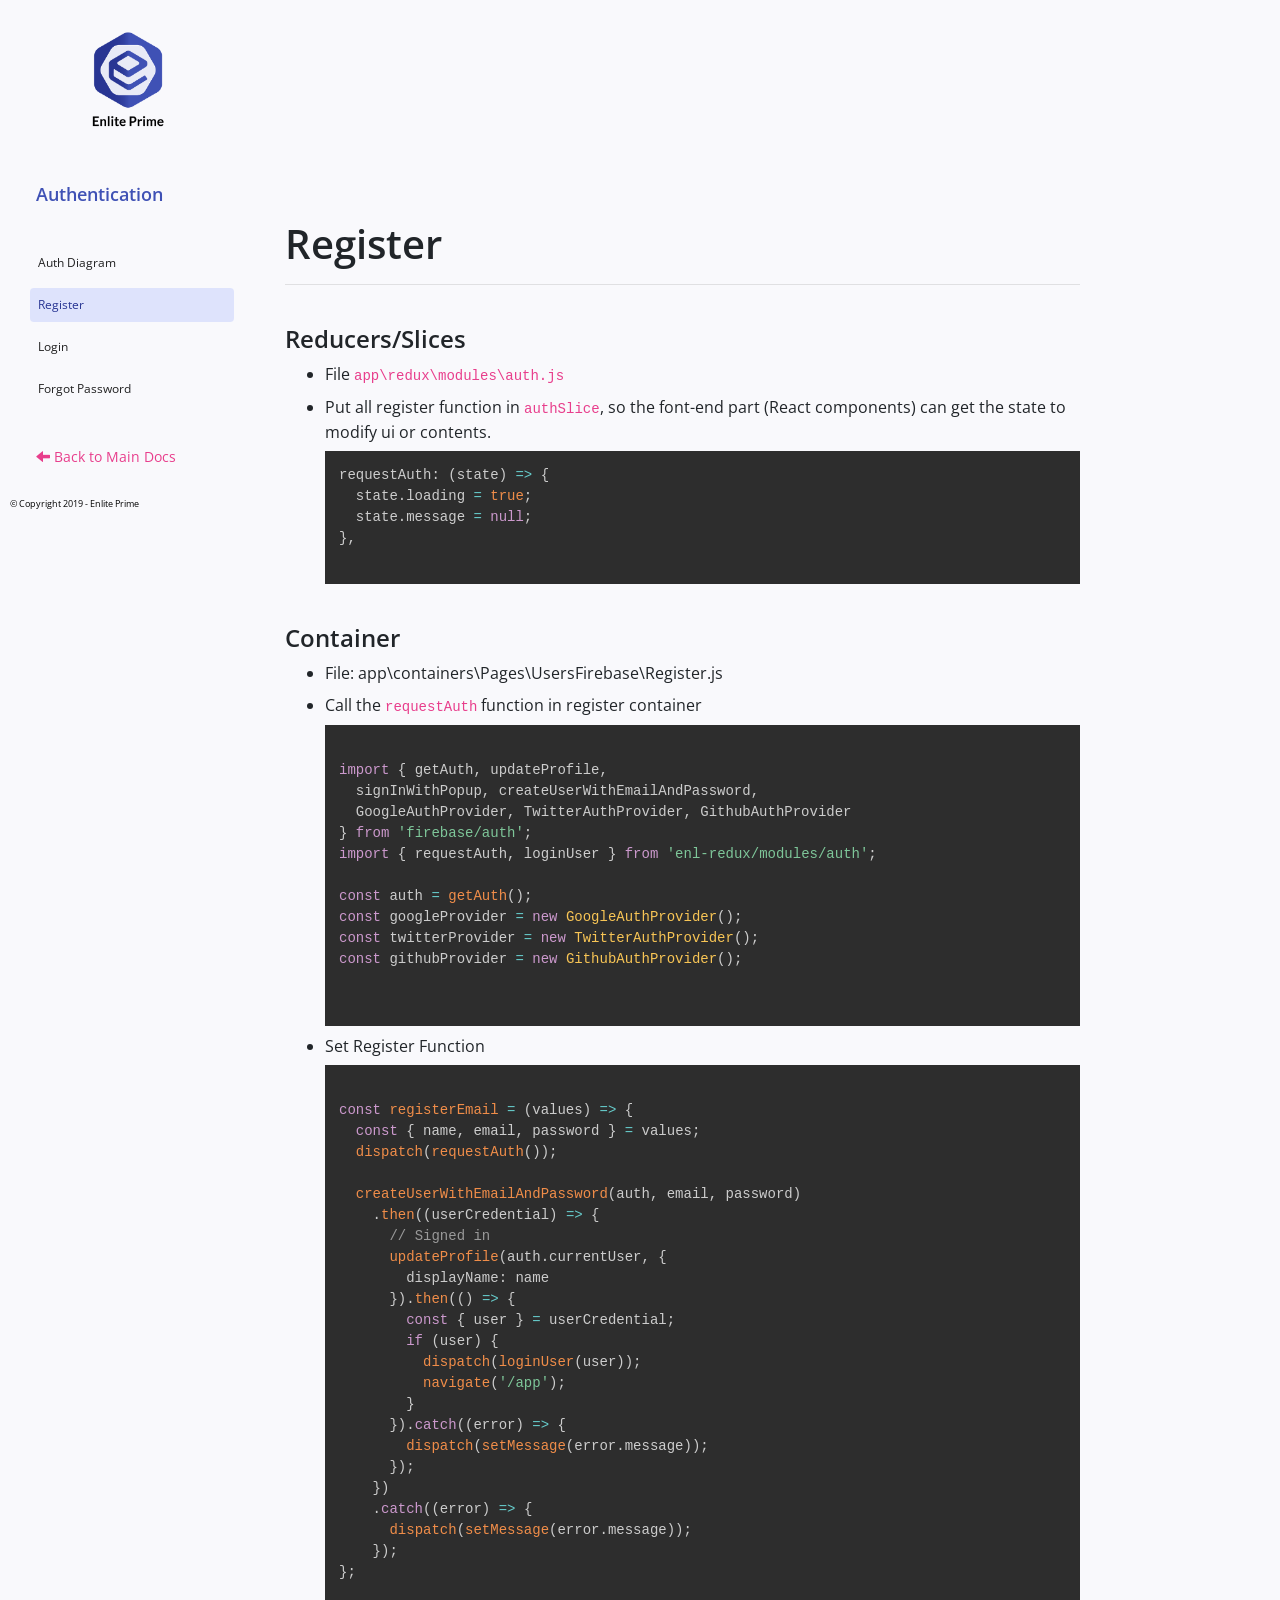
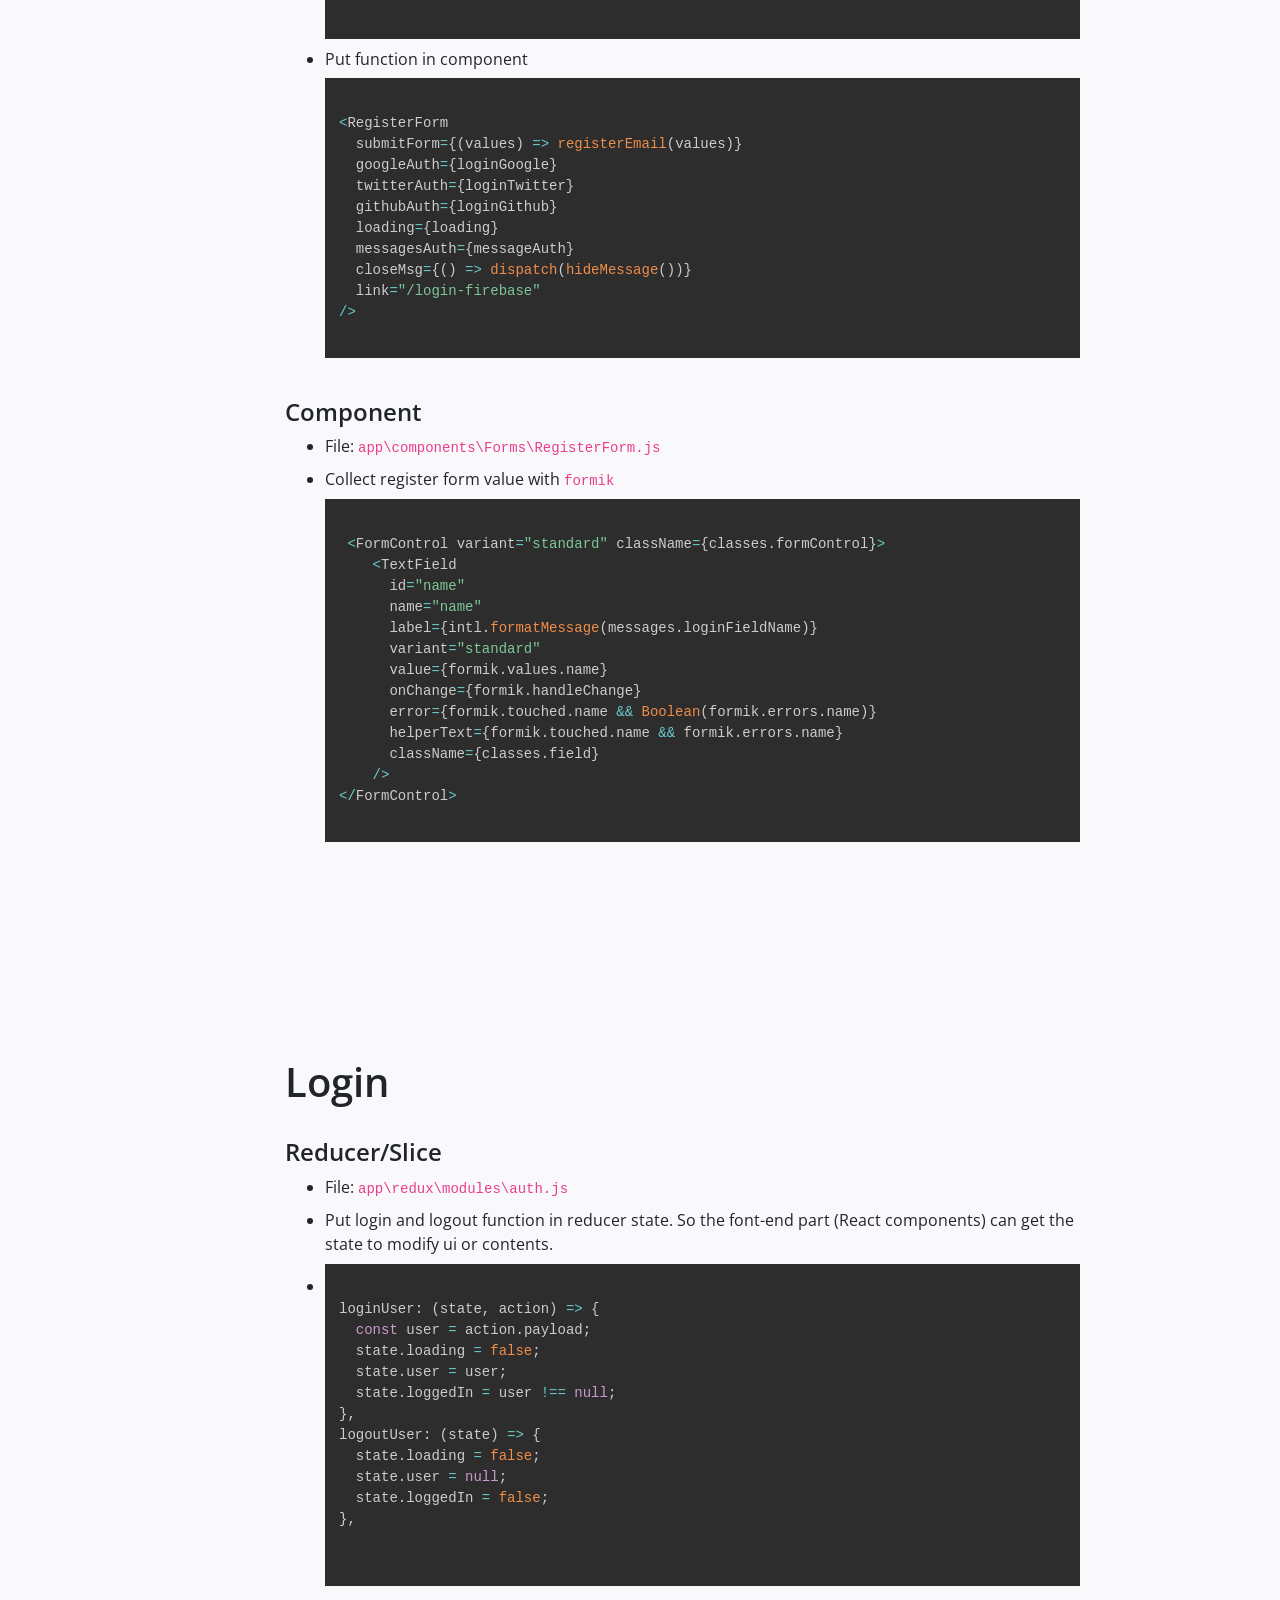
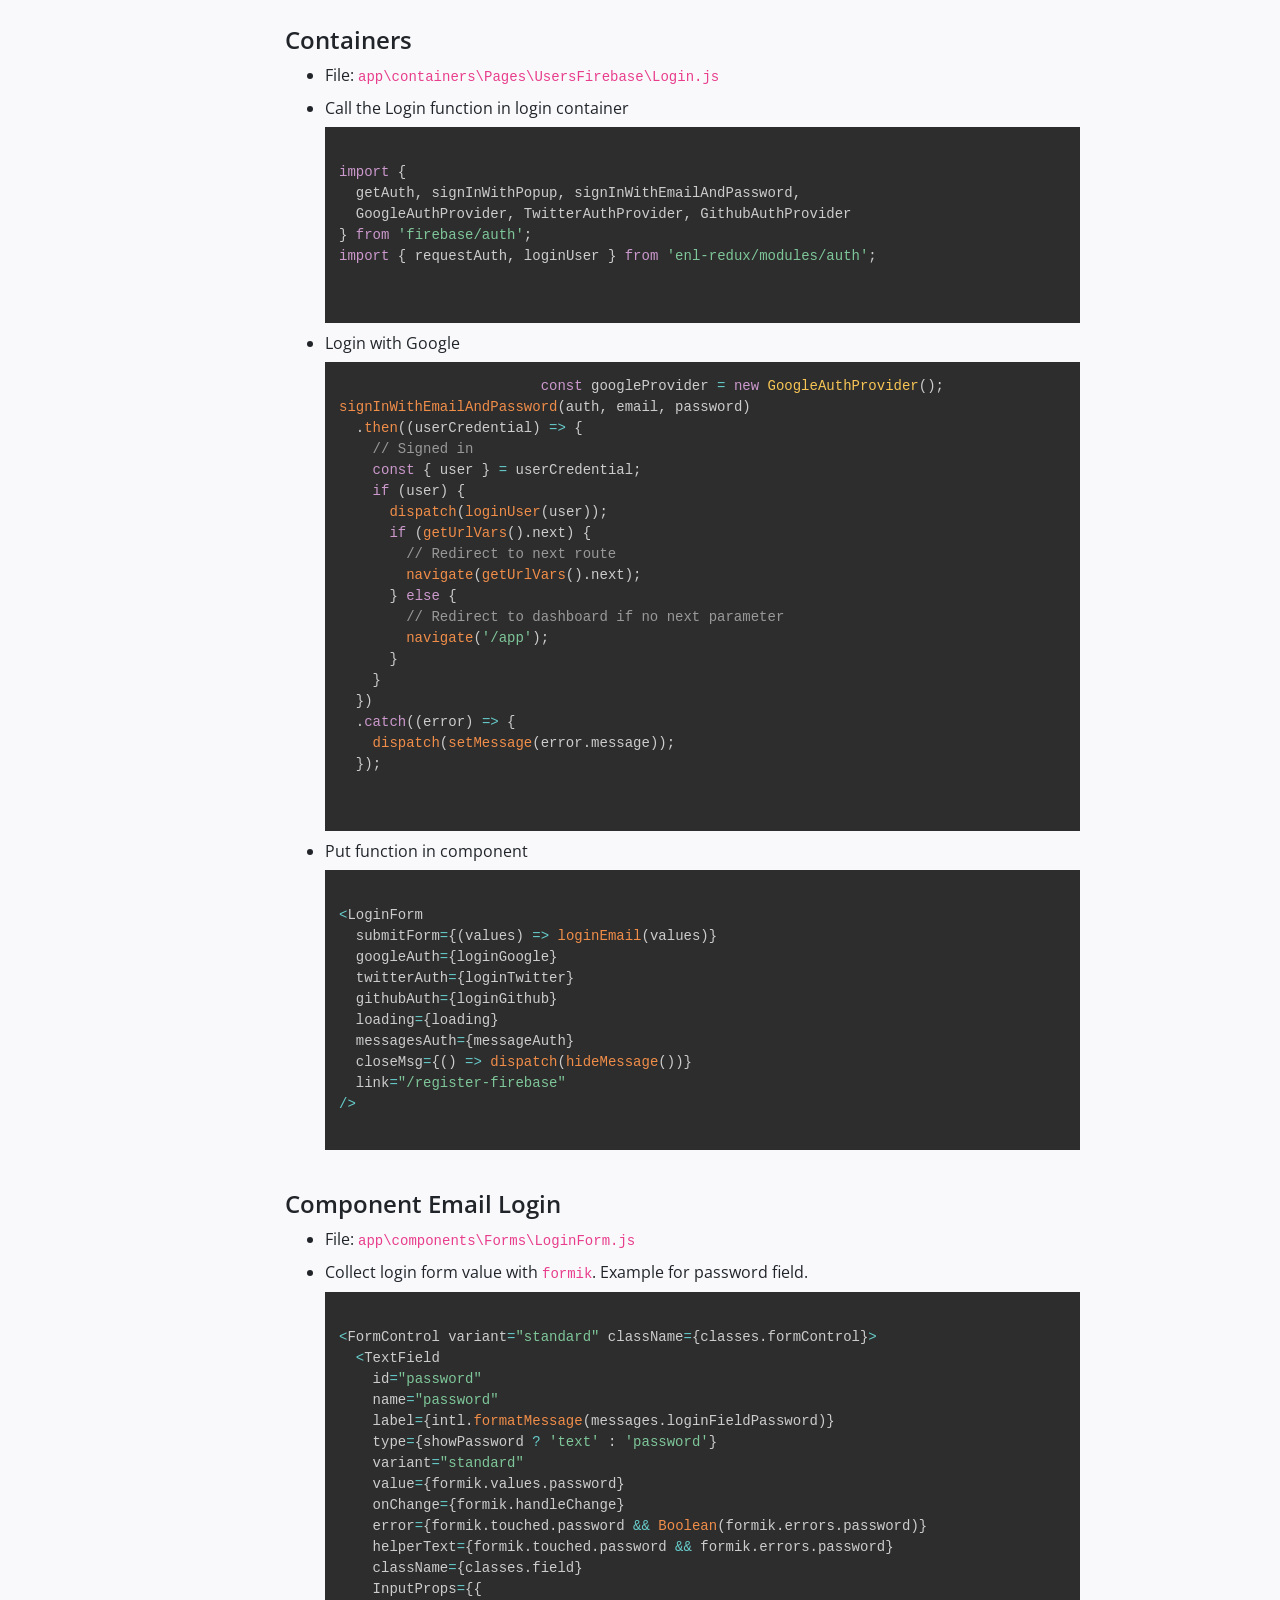
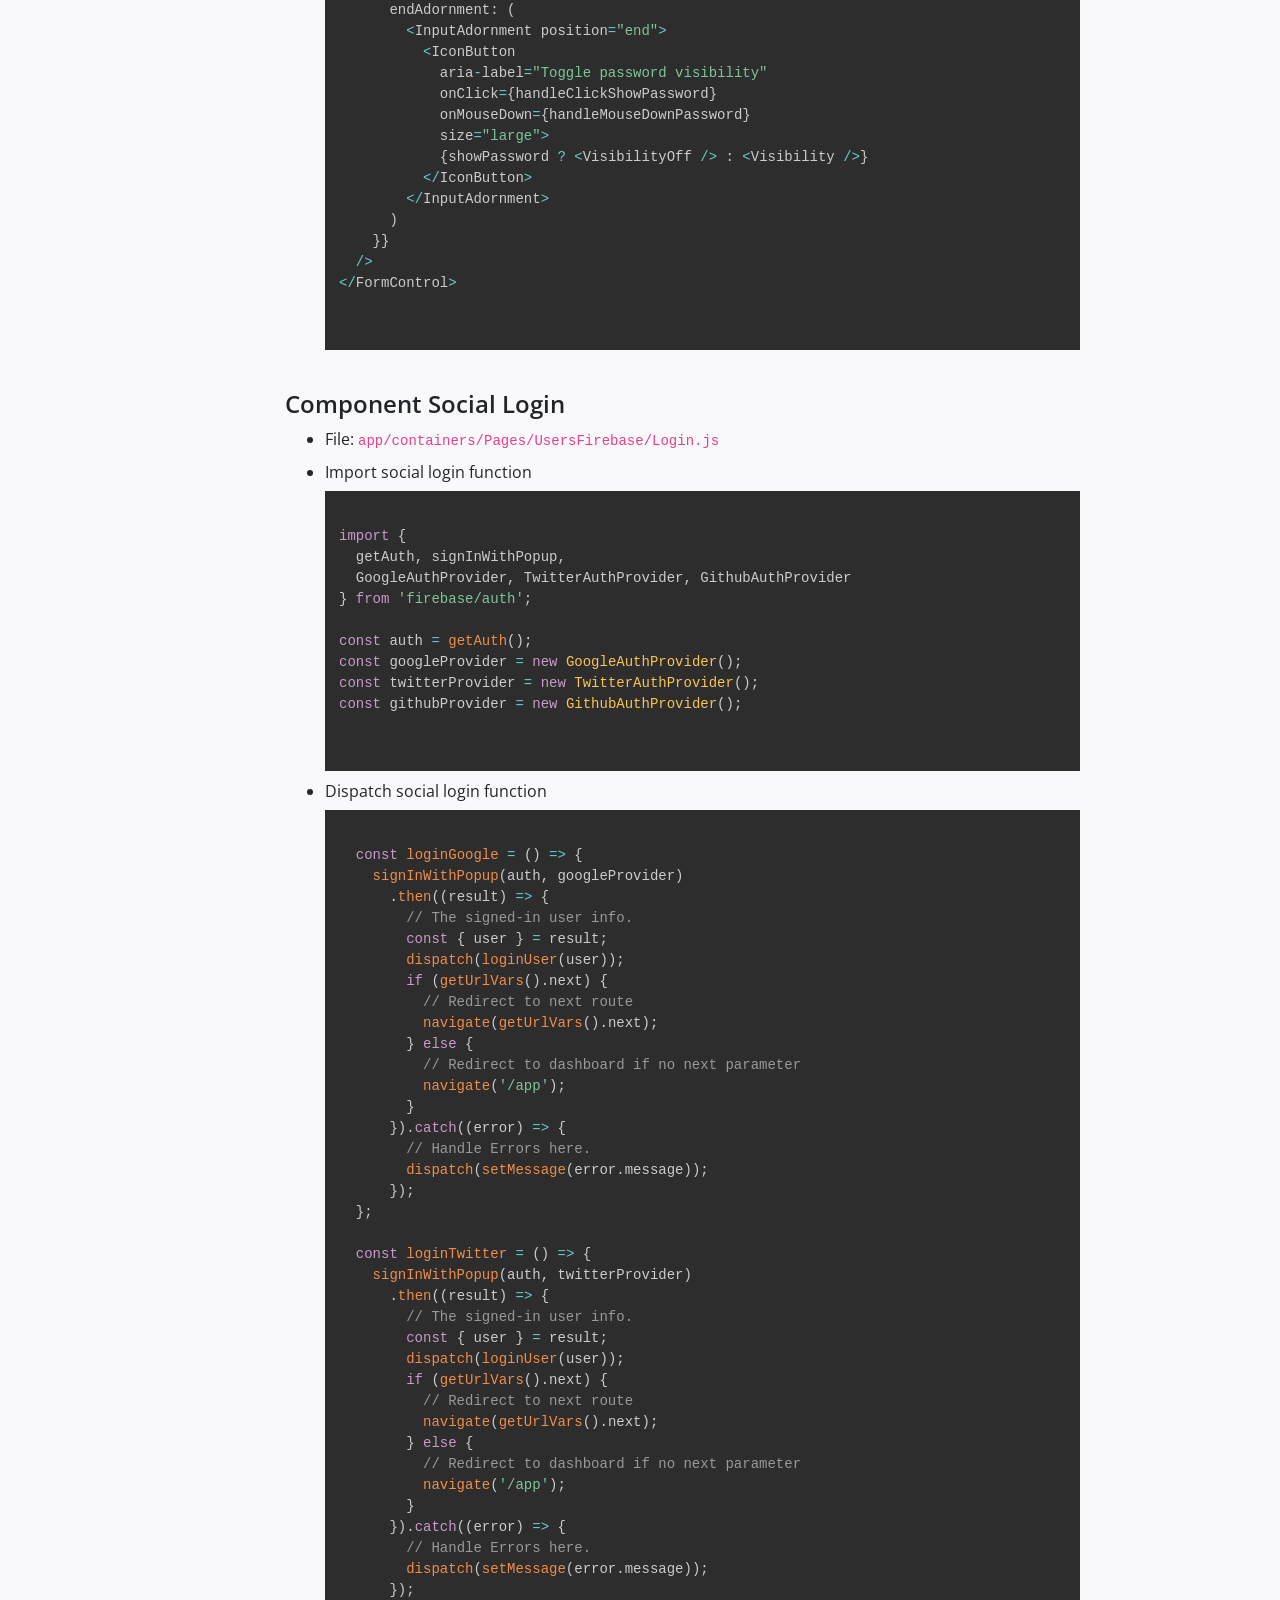
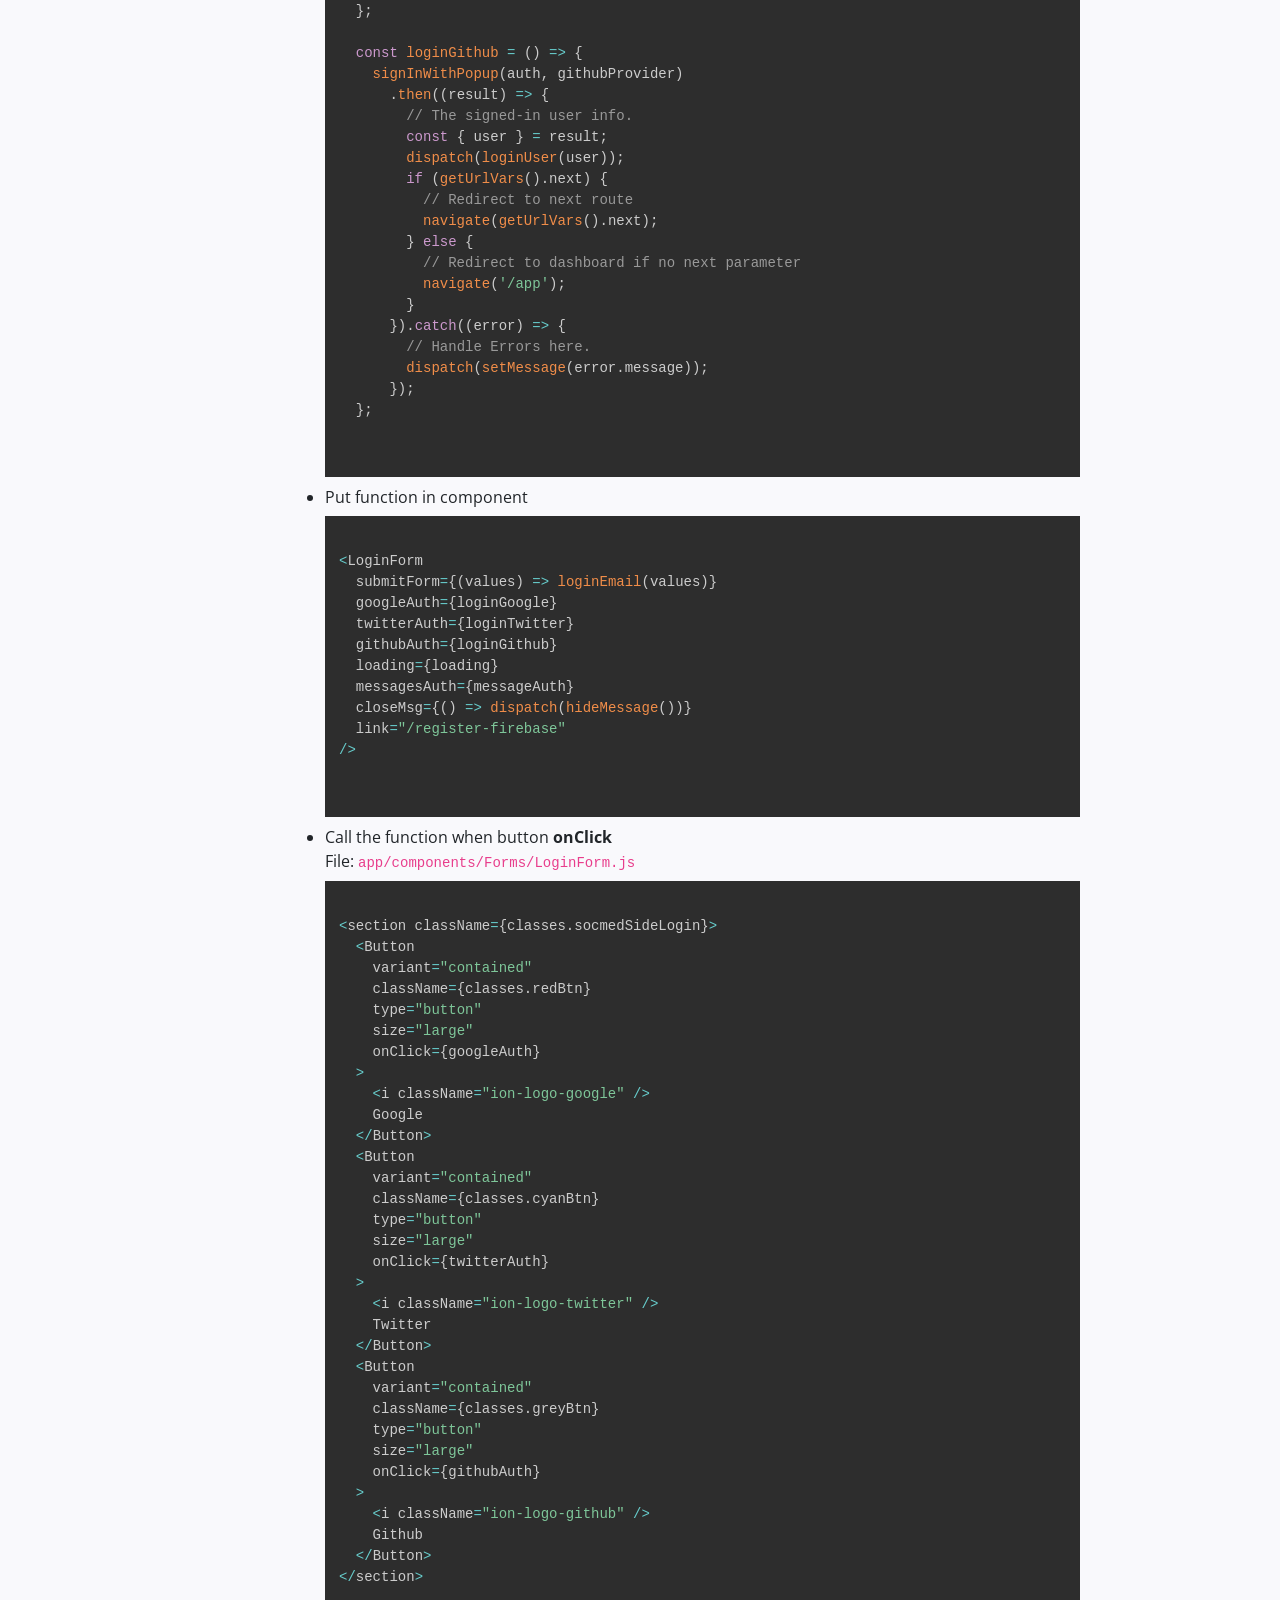
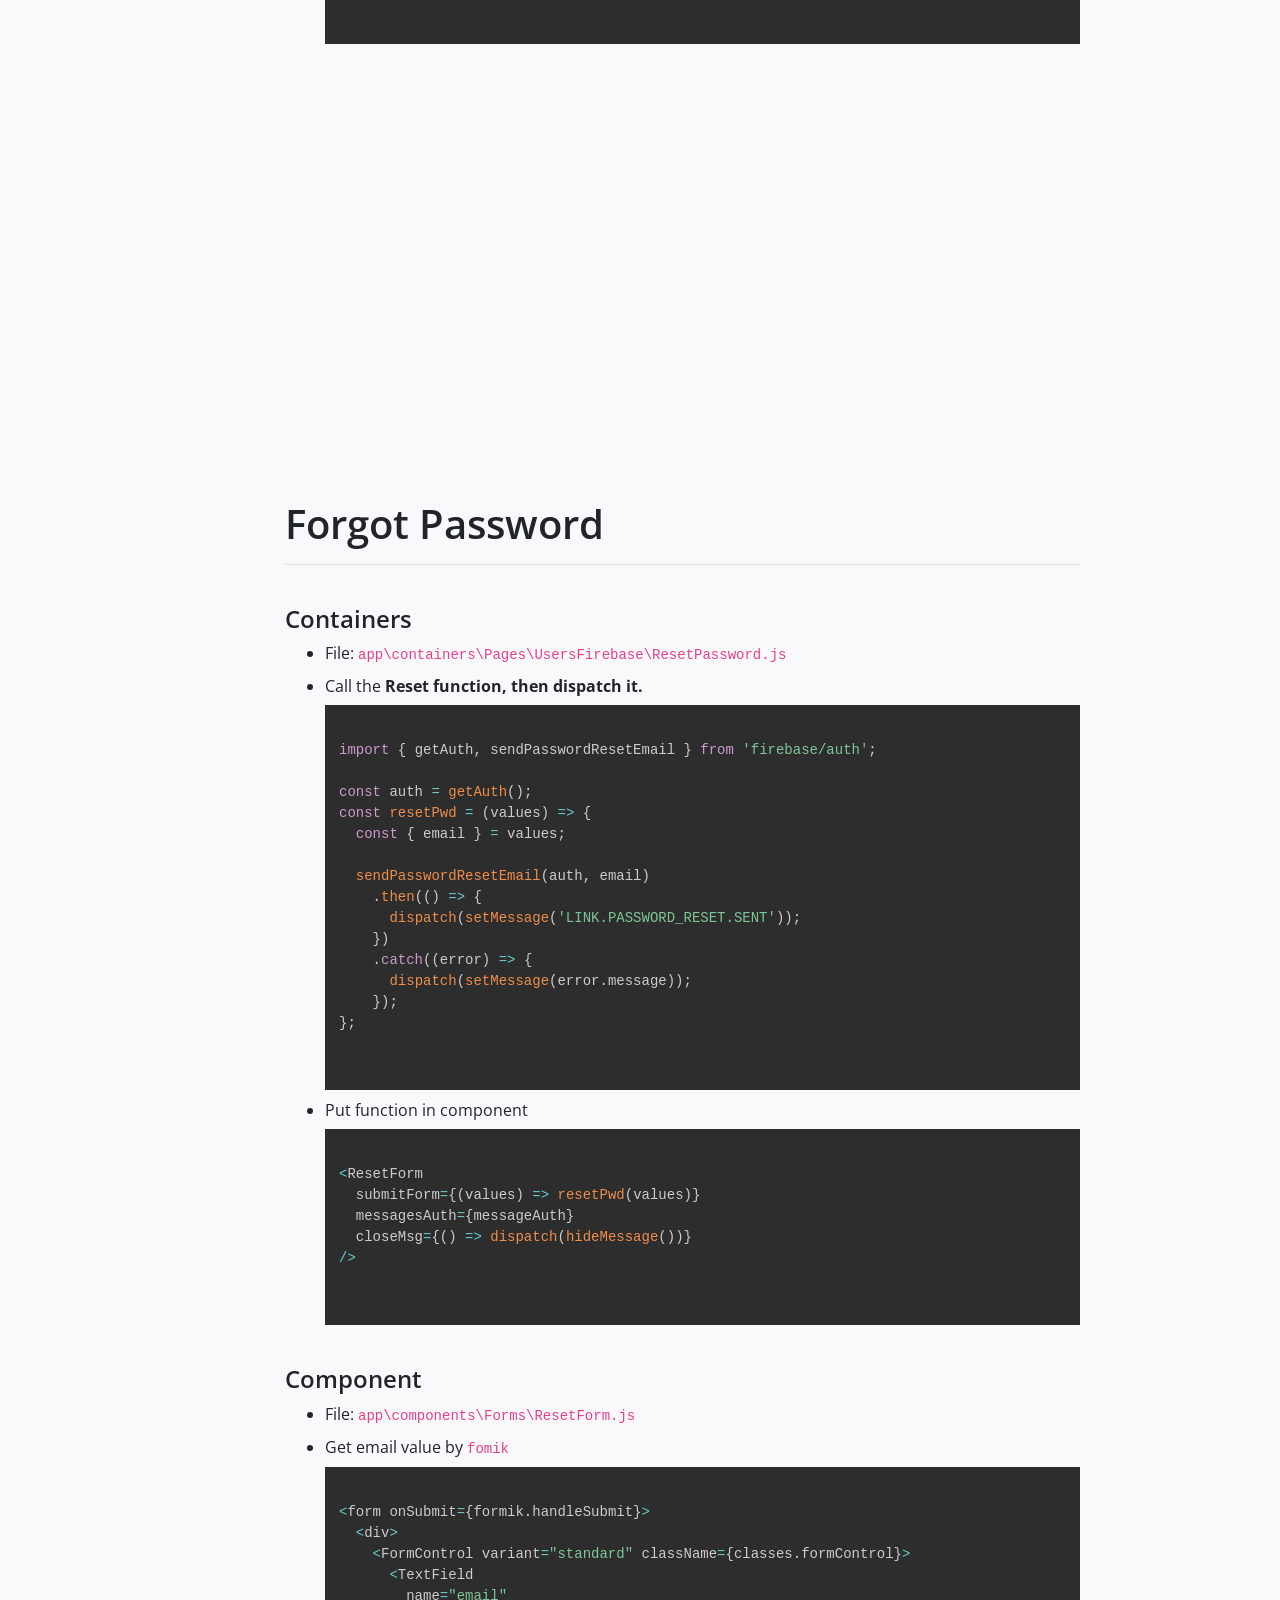
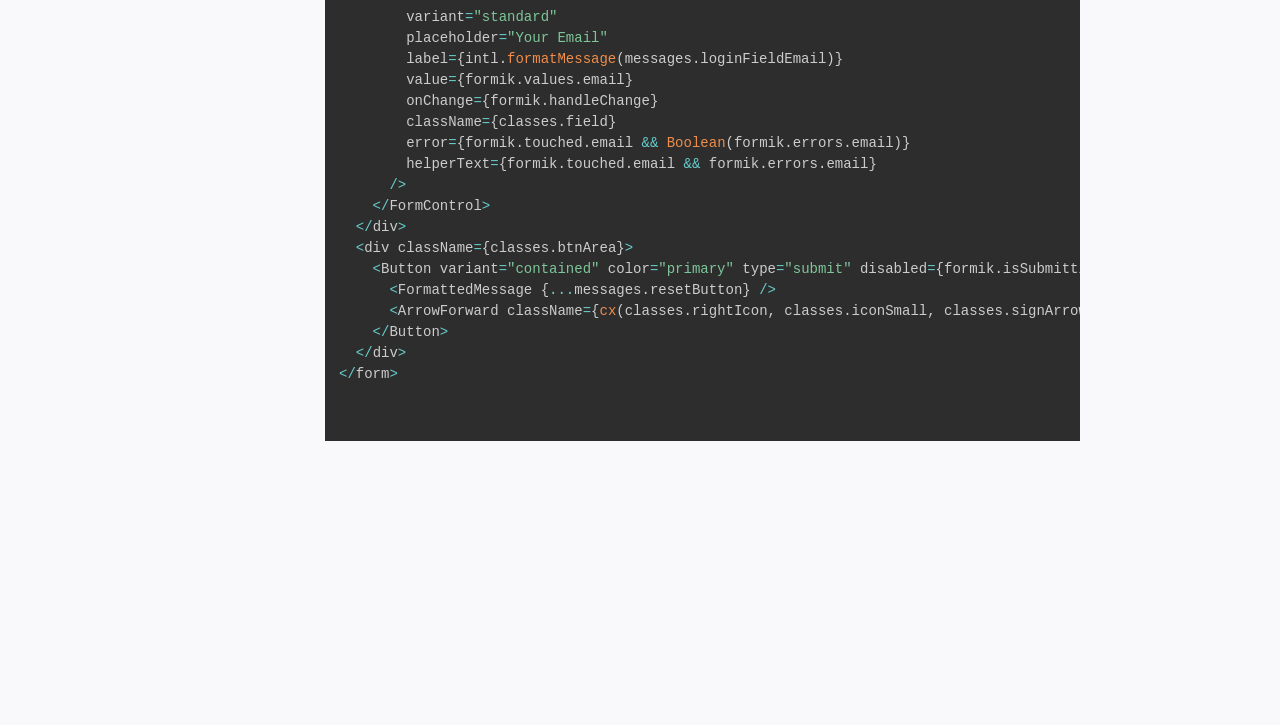
<file: code_flow/auth.html>
<!DOCTYPE html>
<html lang="en">

<head>

    <meta charset="utf-8">
    <meta http-equiv="X-UA-Compatible" content="IE=edge">
    <meta name="viewport" content="width=device-width, shrink-to-fit=no, initial-scale=1">
    <meta name="description" content="">
    <meta name="author" content="">
    <link rel="shortcut icon" href="./favicon.ico" type="image/x-icon">
    <link rel="icon" href="../favicon.ico" type="image/x-icon">
    <title>Enlite Prime - Auth Documentation</title>

    <link href="https://fonts.googleapis.com/css?family=Open+Sans:400,600,700" rel="stylesheet">

    <!-- Bootstrap Core CSS -->
    <link href="../css/bootstrap.css" rel="stylesheet">
    
    <!-- Syntax Hightlighter CSS -->
    <link href="../css/prism.css" rel="stylesheet">
  
    <!-- Custom CSS -->
    <link href="../css/style.css" rel="stylesheet">

    <!-- HTML5 Shim and Respond.js IE8 support of HTML5 elements and media queries -->
    <!-- WARNING: Respond.js doesn't work if you view the page via file:// -->
    <!--[if lt IE 9]>
        <script src="https://oss.maxcdn.com/libs/html5shiv/3.7.0/html5shiv.js"></script>
        <script src="https://oss.maxcdn.com/libs/respond.js/1.4.2/respond.min.js"></script>
    <![endif]-->

</head>

<body>
    <div id="wrapper" class="toggled">
        <!-- Sidebar -->
        <div id="sidebar-wrapper">
            <ul class="sidebar-nav">
                <li class="sidebar-brand">
                    <a href="#" class="logo">
                        <img src="../images/logo.png" alt="logo" />
                    </a>
                </li>
                <li class="sidebar-brand">
                    <h4>Authentication</h4>
                </li>
                <li>
                    <a href="#diagram" class="cur">Auth Diagram</a>
                </li>
                <li>
                    <a href="#register" class="cur">Register</a>
                </li>
                <li>
                    <a href="#login">Login</a>
                </li>
                <li>
                    <a href="#forgot">Forgot Password</a>
                </li>
            </ul>
            <a class="back" href="../index.html"><i class="glyphicon glyphicon-arrow-left"></i> Back to Main Docs</a>
            <span class="copy">&copy; Copyright 2019 - Enlite Prime</span>
        </div>
        <!-- /#sidebar-wrapper -->

        <!-- main content -->
        <div id="page-content-wrapper">
          <div class="container-fluid">
            <!-- REGISTER -->
            <section class="row" id="register">
                <br /><br />
                <div class="col-lg-10">
                    <h1>Register</h1>
                    <hr />
                    <br />
                    <h4>Reducers/Slices</h4>
                    <ul>
                      <li>File <code>app\redux\modules\auth.js</code></li>
                      <li>
                        Put all register function in <code>authSlice</code>, so the font-end part (React components) can get the state to modify ui or contents.
                        <pre>
<code class="language-js">requestAuth: (state) => {
  state.loading = true;
  state.message = null;
},</code>
                      </pre>
                      </li>
                    </ul>
                    <br />
                    <h4>Container</h4>
                    <ul>
                      <li>File: app\containers\Pages\UsersFirebase\Register.js </li>
                      <li>
                        Call the <code>requestAuth</code> function in register container
                        <pre>
                          <code class="language-js">
import { getAuth, updateProfile,
  signInWithPopup, createUserWithEmailAndPassword,
  GoogleAuthProvider, TwitterAuthProvider, GithubAuthProvider 
} from 'firebase/auth';
import { requestAuth, loginUser } from 'enl-redux/modules/auth';

const auth = getAuth();
const googleProvider = new GoogleAuthProvider();
const twitterProvider = new TwitterAuthProvider();
const githubProvider = new GithubAuthProvider();
                          </code>
                        </pre>
                      </li>
                      <li>
                        Set Register Function
                         <pre>
                          <code class="language-js">
const registerEmail = (values) => {
  const { name, email, password } = values;
  dispatch(requestAuth());

  createUserWithEmailAndPassword(auth, email, password)
    .then((userCredential) => {
      // Signed in
      updateProfile(auth.currentUser, {
        displayName: name
      }).then(() => {
        const { user } = userCredential;
        if (user) {
          dispatch(loginUser(user));
          navigate('/app');
        }
      }).catch((error) => {
        dispatch(setMessage(error.message));
      });
    })
    .catch((error) => {
      dispatch(setMessage(error.message));
    });
};
                          </code>
                        </pre>
                      </li>
                      <li>
                        Put function in component
                         <pre>
                          <code class="language-js">
&lt;RegisterForm
  submitForm={(values) =&gt; registerEmail(values)}
  googleAuth={loginGoogle}
  twitterAuth={loginTwitter}
  githubAuth={loginGithub}
  loading={loading}
  messagesAuth={messageAuth}
  closeMsg={() =&gt; dispatch(hideMessage())}
  link=&quot;/login-firebase&quot;
/&gt;</code>
                        </pre>
                      </li>
                    </ul>
                    <br />
                    <h4>Component</h4>
                    <ul>
                      <li>File: <code>app\components\Forms\RegisterForm.js</code></li>
                      <li>
                        Collect register form value with <code>formik</code>
                        <pre>
                        <code class="language-js">
 &lt;FormControl variant=&quot;standard&quot; className={classes.formControl}&gt;
    &lt;TextField
      id=&quot;name&quot;
      name=&quot;name&quot;
      label={intl.formatMessage(messages.loginFieldName)}
      variant=&quot;standard&quot;
      value={formik.values.name}
      onChange={formik.handleChange}
      error={formik.touched.name &amp;&amp; Boolean(formik.errors.name)}
      helperText={formik.touched.name &amp;&amp; formik.errors.name}
      className={classes.field}
    /&gt;
&lt;/FormControl&gt;</code>
                        </pre>
                      </li>
                    </ul>
                </div>
            </section>
            <section class="row" id="login">
                <br /><br />
                <div class="col-lg-10">
                  <h1>Login</h1>
                  <br />
                  <h4>Reducer/Slice</h4>
                  <ul>
                    <li>File: <code>app\redux\modules\auth.js</code></li>
                    <li>Put login and logout function in reducer state. So the font-end part (React components) can get the state to modify ui or contents.</li>
                    <li>
                      <pre>
                        <code class="language-js">
loginUser: (state, action) => {
  const user = action.payload;
  state.loading = false;
  state.user = user;
  state.loggedIn = user !== null;
},
logoutUser: (state) => {
  state.loading = false;
  state.user = null;
  state.loggedIn = false;
},
                        </code>
                      </pre>
                    </li>
                  </ul>
                  <br />
                  <h4>Containers</h4>
                  <ul>
                    <li>File: <code>app\containers\Pages\UsersFirebase\Login.js</code></li>
                    <li>
                      Call the Login function in login container
                      <pre>
                        <code class="language-js">
import {
  getAuth, signInWithPopup, signInWithEmailAndPassword,
  GoogleAuthProvider, TwitterAuthProvider, GithubAuthProvider
} from 'firebase/auth';
import { requestAuth, loginUser } from 'enl-redux/modules/auth';
                        </code>
                      </pre>
                    </li>
                    <li>
                      Login with Google
                       <pre>
                        <code class="language-js">const googleProvider = new GoogleAuthProvider();
signInWithEmailAndPassword(auth, email, password)
  .then((userCredential) => {
    // Signed in
    const { user } = userCredential;
    if (user) {
      dispatch(loginUser(user));
      if (getUrlVars().next) {
        // Redirect to next route
        navigate(getUrlVars().next);
      } else {
        // Redirect to dashboard if no next parameter
        navigate('/app');
      }
    }
  })
  .catch((error) => {
    dispatch(setMessage(error.message));
  });
                        </code>
                      </pre>
                    </li>
                    <li>
                      Put function in component
                       <pre>
                        <code class="language-js">
&lt;LoginForm
  submitForm={(values) =&gt; loginEmail(values)}
  googleAuth={loginGoogle}
  twitterAuth={loginTwitter}
  githubAuth={loginGithub}
  loading={loading}
  messagesAuth={messageAuth}
  closeMsg={() =&gt; dispatch(hideMessage())}
  link=&quot;/register-firebase&quot;
/&gt;</code>
                      </pre>
                    </li>
                  </ul>
                  <br />
                  <h4>Component Email Login</h4>
                  <ul>
                    <li>File: <code>app\components\Forms\LoginForm.js</code></li>
                    <li>
                      Collect login form value with <code>formik</code>. Example for password field.
                      <pre>
                        <code class="language-js">
&lt;FormControl variant=&quot;standard&quot; className={classes.formControl}&gt;
  &lt;TextField
    id=&quot;password&quot;
    name=&quot;password&quot;
    label={intl.formatMessage(messages.loginFieldPassword)}
    type={showPassword ? &apos;text&apos; : &apos;password&apos;}
    variant=&quot;standard&quot;
    value={formik.values.password}
    onChange={formik.handleChange}
    error={formik.touched.password &amp;&amp; Boolean(formik.errors.password)}
    helperText={formik.touched.password &amp;&amp; formik.errors.password}
    className={classes.field}
    InputProps={{
      endAdornment: (
        &lt;InputAdornment position=&quot;end&quot;&gt;
          &lt;IconButton
            aria-label=&quot;Toggle password visibility&quot;
            onClick={handleClickShowPassword}
            onMouseDown={handleMouseDownPassword}
            size=&quot;large&quot;&gt;
            {showPassword ? &lt;VisibilityOff /&gt; : &lt;Visibility /&gt;}
          &lt;/IconButton&gt;
        &lt;/InputAdornment&gt;
      )
    }}
  /&gt;
&lt;/FormControl&gt;
                        </code>
                      </pre>
                    </li>
                  </ul>
                  <br />
                  <h4>Component Social Login</h4>
                  <ul>
                    <li>File: <code>app/containers/Pages/UsersFirebase/Login.js</code></li>
                    <li>
                      Import social login function
                      <pre>
                        <code class="language-js">
import {
  getAuth, signInWithPopup,
  GoogleAuthProvider, TwitterAuthProvider, GithubAuthProvider
} from 'firebase/auth';

const auth = getAuth();
const googleProvider = new GoogleAuthProvider();
const twitterProvider = new TwitterAuthProvider();
const githubProvider = new GithubAuthProvider();
                        </code>
                      </pre>
                    </li>
                    <li>
                      Dispatch social login function
                      <pre>
                        <code class="language-js">
  const loginGoogle = () => {
    signInWithPopup(auth, googleProvider)
      .then((result) => {
        // The signed-in user info.
        const { user } = result;
        dispatch(loginUser(user));
        if (getUrlVars().next) {
          // Redirect to next route
          navigate(getUrlVars().next);
        } else {
          // Redirect to dashboard if no next parameter
          navigate('/app');
        }
      }).catch((error) => {
        // Handle Errors here.
        dispatch(setMessage(error.message));
      });
  };

  const loginTwitter = () => {
    signInWithPopup(auth, twitterProvider)
      .then((result) => {
        // The signed-in user info.
        const { user } = result;
        dispatch(loginUser(user));
        if (getUrlVars().next) {
          // Redirect to next route
          navigate(getUrlVars().next);
        } else {
          // Redirect to dashboard if no next parameter
          navigate('/app');
        }
      }).catch((error) => {
        // Handle Errors here.
        dispatch(setMessage(error.message));
      });
  };

  const loginGithub = () => {
    signInWithPopup(auth, githubProvider)
      .then((result) => {
        // The signed-in user info.
        const { user } = result;
        dispatch(loginUser(user));
        if (getUrlVars().next) {
          // Redirect to next route
          navigate(getUrlVars().next);
        } else {
          // Redirect to dashboard if no next parameter
          navigate('/app');
        }
      }).catch((error) => {
        // Handle Errors here.
        dispatch(setMessage(error.message));
      });
  };
                        </code>
                      </pre>
                    </li>
                    <li>
                      Put function in component
                      <pre>
                        <code class="language-js">
&lt;LoginForm
  submitForm={(values) =&gt; loginEmail(values)}
  googleAuth={loginGoogle}
  twitterAuth={loginTwitter}
  githubAuth={loginGithub}
  loading={loading}
  messagesAuth={messageAuth}
  closeMsg={() =&gt; dispatch(hideMessage())}
  link=&quot;/register-firebase&quot;
/&gt;
                        </code>
                      </pre>
                    </li>
                    <li>
                      Call the function when button <strong>onClick</strong><br />
                      File: <code>app/components/Forms/LoginForm.js</code>
                      <pre>
                        <code class="language-js">
&lt;section className={classes.socmedSideLogin}&gt;
  &lt;Button
    variant=&quot;contained&quot;
    className={classes.redBtn}
    type=&quot;button&quot;
    size=&quot;large&quot;
    onClick={googleAuth}
  &gt;
    &lt;i className=&quot;ion-logo-google&quot; /&gt;
    Google
  &lt;/Button&gt;
  &lt;Button
    variant=&quot;contained&quot;
    className={classes.cyanBtn}
    type=&quot;button&quot;
    size=&quot;large&quot;
    onClick={twitterAuth}
  &gt;
    &lt;i className=&quot;ion-logo-twitter&quot; /&gt;
    Twitter
  &lt;/Button&gt;
  &lt;Button
    variant=&quot;contained&quot;
    className={classes.greyBtn}
    type=&quot;button&quot;
    size=&quot;large&quot;
    onClick={githubAuth}
  &gt;
    &lt;i className=&quot;ion-logo-github&quot; /&gt;
    Github
  &lt;/Button&gt;
&lt;/section&gt;
                        </code>
                      </pre>
                    </li>
                  </ul>
                </div>
            </section>
          </div>
        </div>
        <!-- main content -->
        <div id="page-content-wrapper">
          <div class="container-fluid">
            <!-- BRANDING -->
            <section class="row" id="forgot">
                <br /><br />
                <div class="col-lg-10">
                  <h1>Forgot Password</h1>
                  <hr />
                  <br />
                  <h4>Containers</h4>
                  <ul>
                    <li>File: <code>app\containers\Pages\UsersFirebase\ResetPassword.js</code></li>
                    <li>
                      Call the <strong>Reset function, then dispatch it.</strong>
                      <pre>
                        <code class="language-js">
import { getAuth, sendPasswordResetEmail } from 'firebase/auth';

const auth = getAuth();
const resetPwd = (values) => {
  const { email } = values;

  sendPasswordResetEmail(auth, email)
    .then(() => {
      dispatch(setMessage('LINK.PASSWORD_RESET.SENT'));
    })
    .catch((error) => {
      dispatch(setMessage(error.message));
    });
};
                        </code>
                      </pre>
                    </li>
                    <li>
                      Put function in component
                      <pre>
                        <code class="language-js">
&lt;ResetForm
  submitForm={(values) =&gt; resetPwd(values)}
  messagesAuth={messageAuth}
  closeMsg={() =&gt; dispatch(hideMessage())}
/&gt;                    
                        </code>
                      </pre>
                    </li>
                  </ul>
                  <br />
                  <h4>Component</h4>
                  <ul>
                    <li>File: <code>app\components\Forms\ResetForm.js</code></li>
                    <li>
                      Get email value by <code>fomik</code>
                      <pre>
                        <code class="language-js">
&lt;form onSubmit={formik.handleSubmit}&gt;
  &lt;div&gt;
    &lt;FormControl variant=&quot;standard&quot; className={classes.formControl}&gt;
      &lt;TextField
        name=&quot;email&quot;
        variant=&quot;standard&quot;
        placeholder=&quot;Your Email&quot;
        label={intl.formatMessage(messages.loginFieldEmail)}
        value={formik.values.email}
        onChange={formik.handleChange}
        className={classes.field}
        error={formik.touched.email &amp;&amp; Boolean(formik.errors.email)}
        helperText={formik.touched.email &amp;&amp; formik.errors.email}
      /&gt;
    &lt;/FormControl&gt;
  &lt;/div&gt;
  &lt;div className={classes.btnArea}&gt;
    &lt;Button variant=&quot;contained&quot; color=&quot;primary&quot; type=&quot;submit&quot; disabled={formik.isSubmitting || !formik.isValid || !formik.dirty}&gt;
      &lt;FormattedMessage {...messages.resetButton} /&gt;
      &lt;ArrowForward className={cx(classes.rightIcon, classes.iconSmall, classes.signArrow)} /&gt;
    &lt;/Button&gt;
  &lt;/div&gt;
&lt;/form&gt;   
                        </code>
                      </pre>
                    </li>
                  </ul>
              </div>
            </section>
          </div>
      </div>
      <br /><br />
    </div>
    <!-- /#wrapper -->

    <!-- jQuery -->
    <script src="../js/jquery.js"></script>
  
    <!-- Syntax Highligher -->
    <script src="../js/prism.js"></script>

    <!-- Bootstrap Core JavaScript -->
    <script src="../js/bootstrap.bundle.js"></script>

    <!-- Jquery scrollTo -->
    <script src="../js/jquery.nav.js"></script>

    <!-- Menu Toggle Script -->
    <script>
        $(document).ready(function() {
        	$('#sidebar-wrapper .sidebar-nav').onePageNav();
        });
    </script>

</body>

</html>
</file>
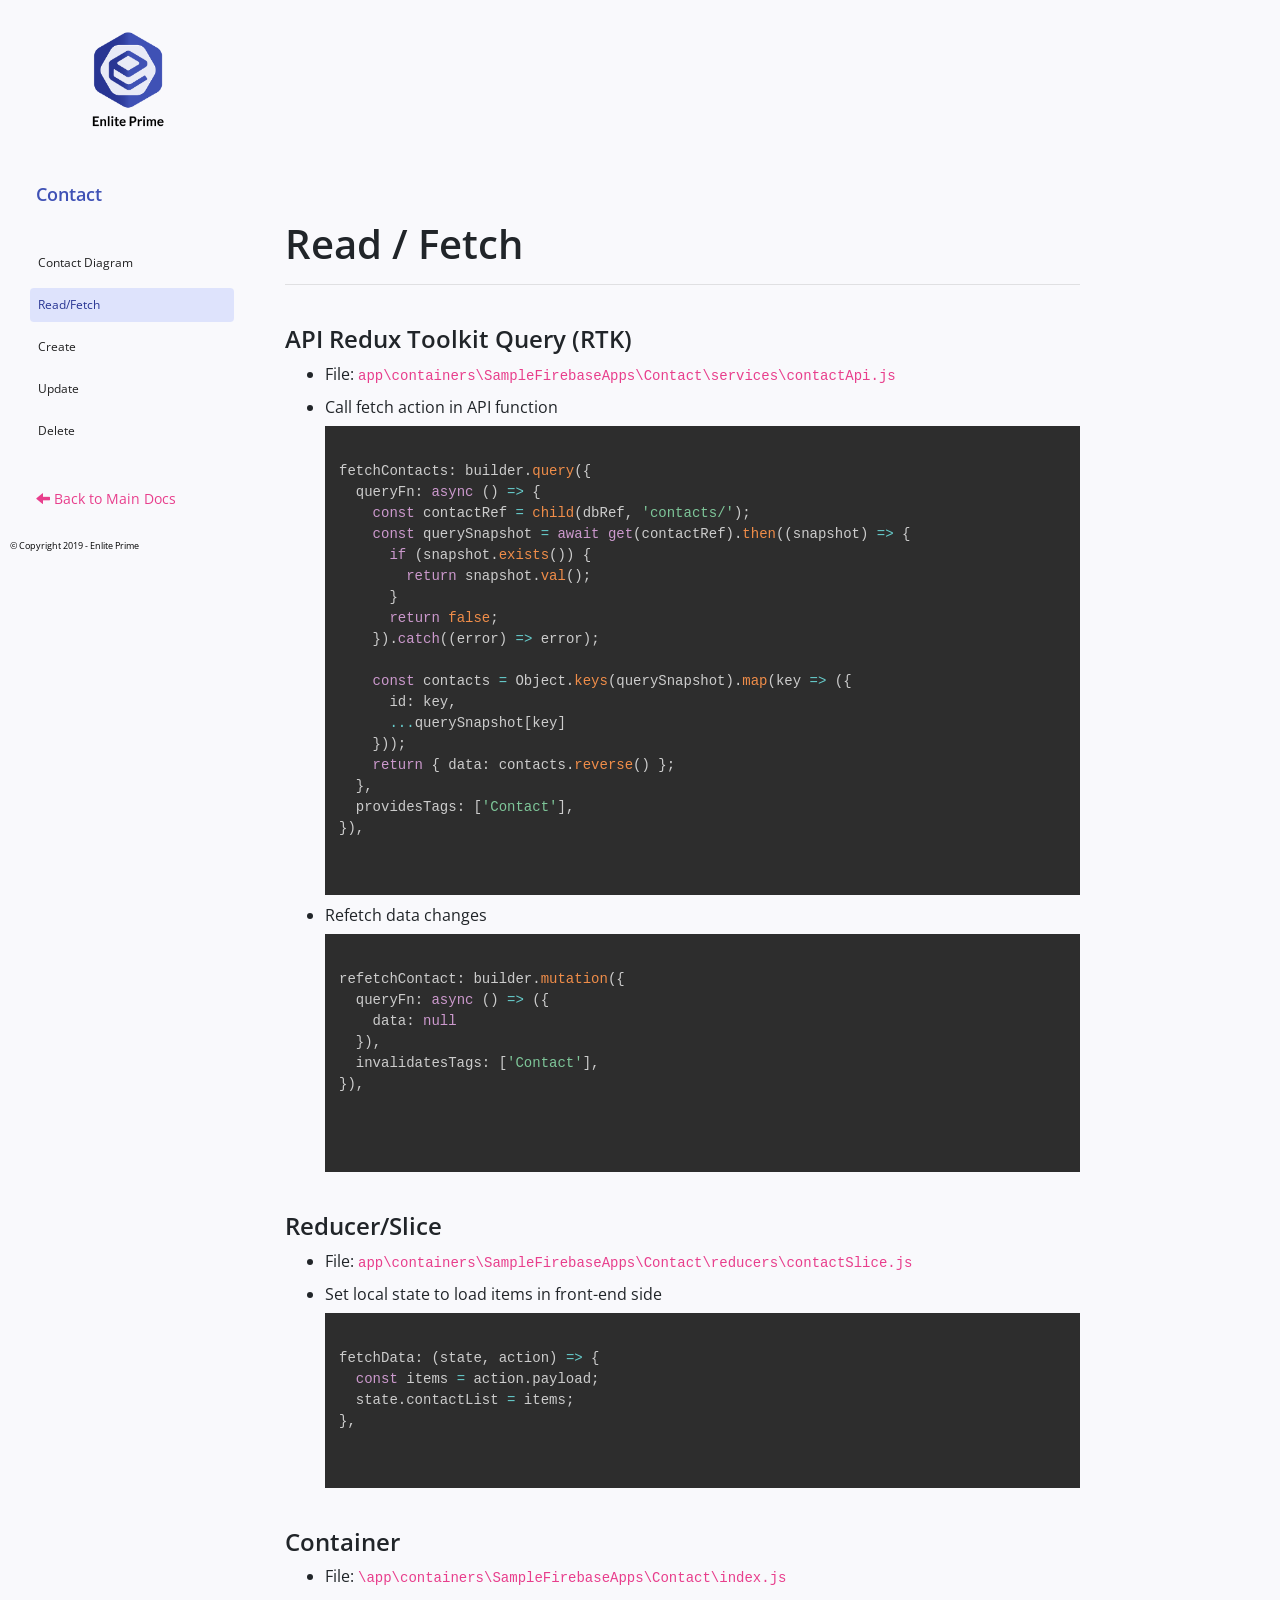
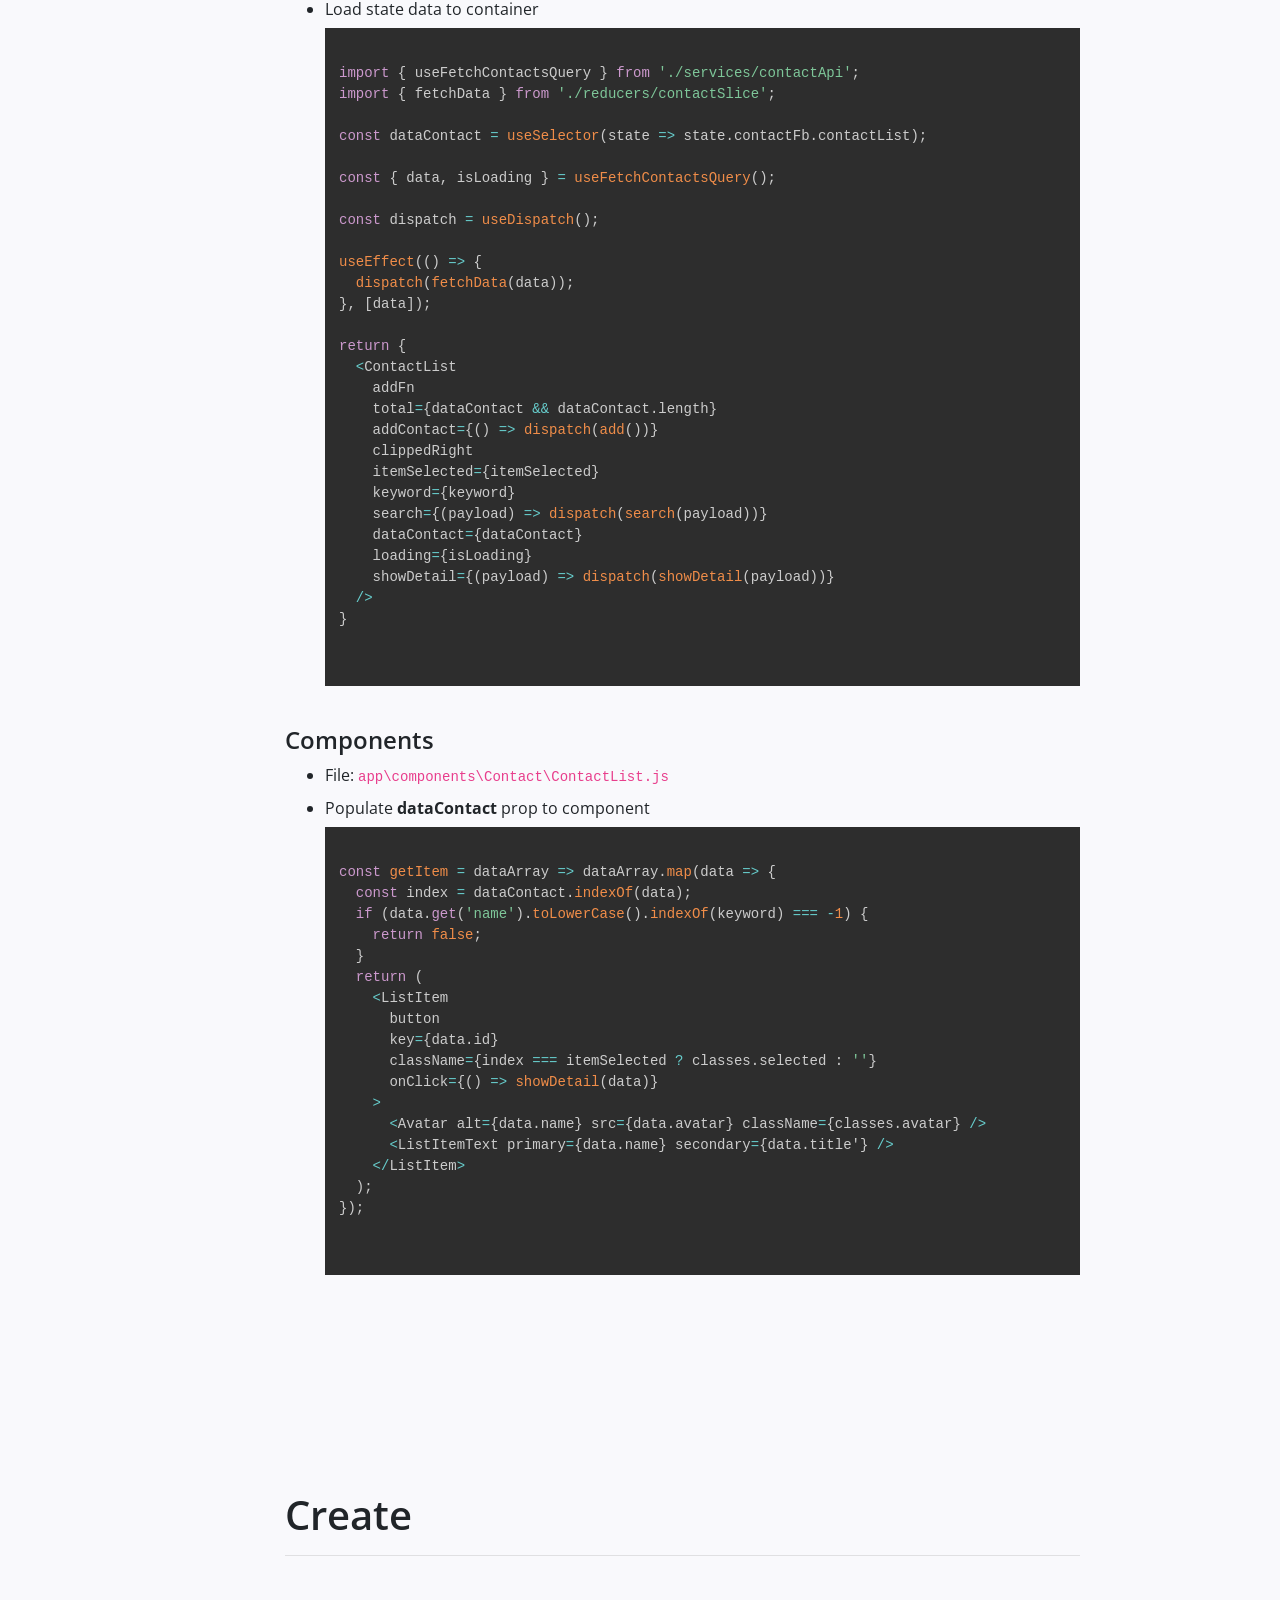
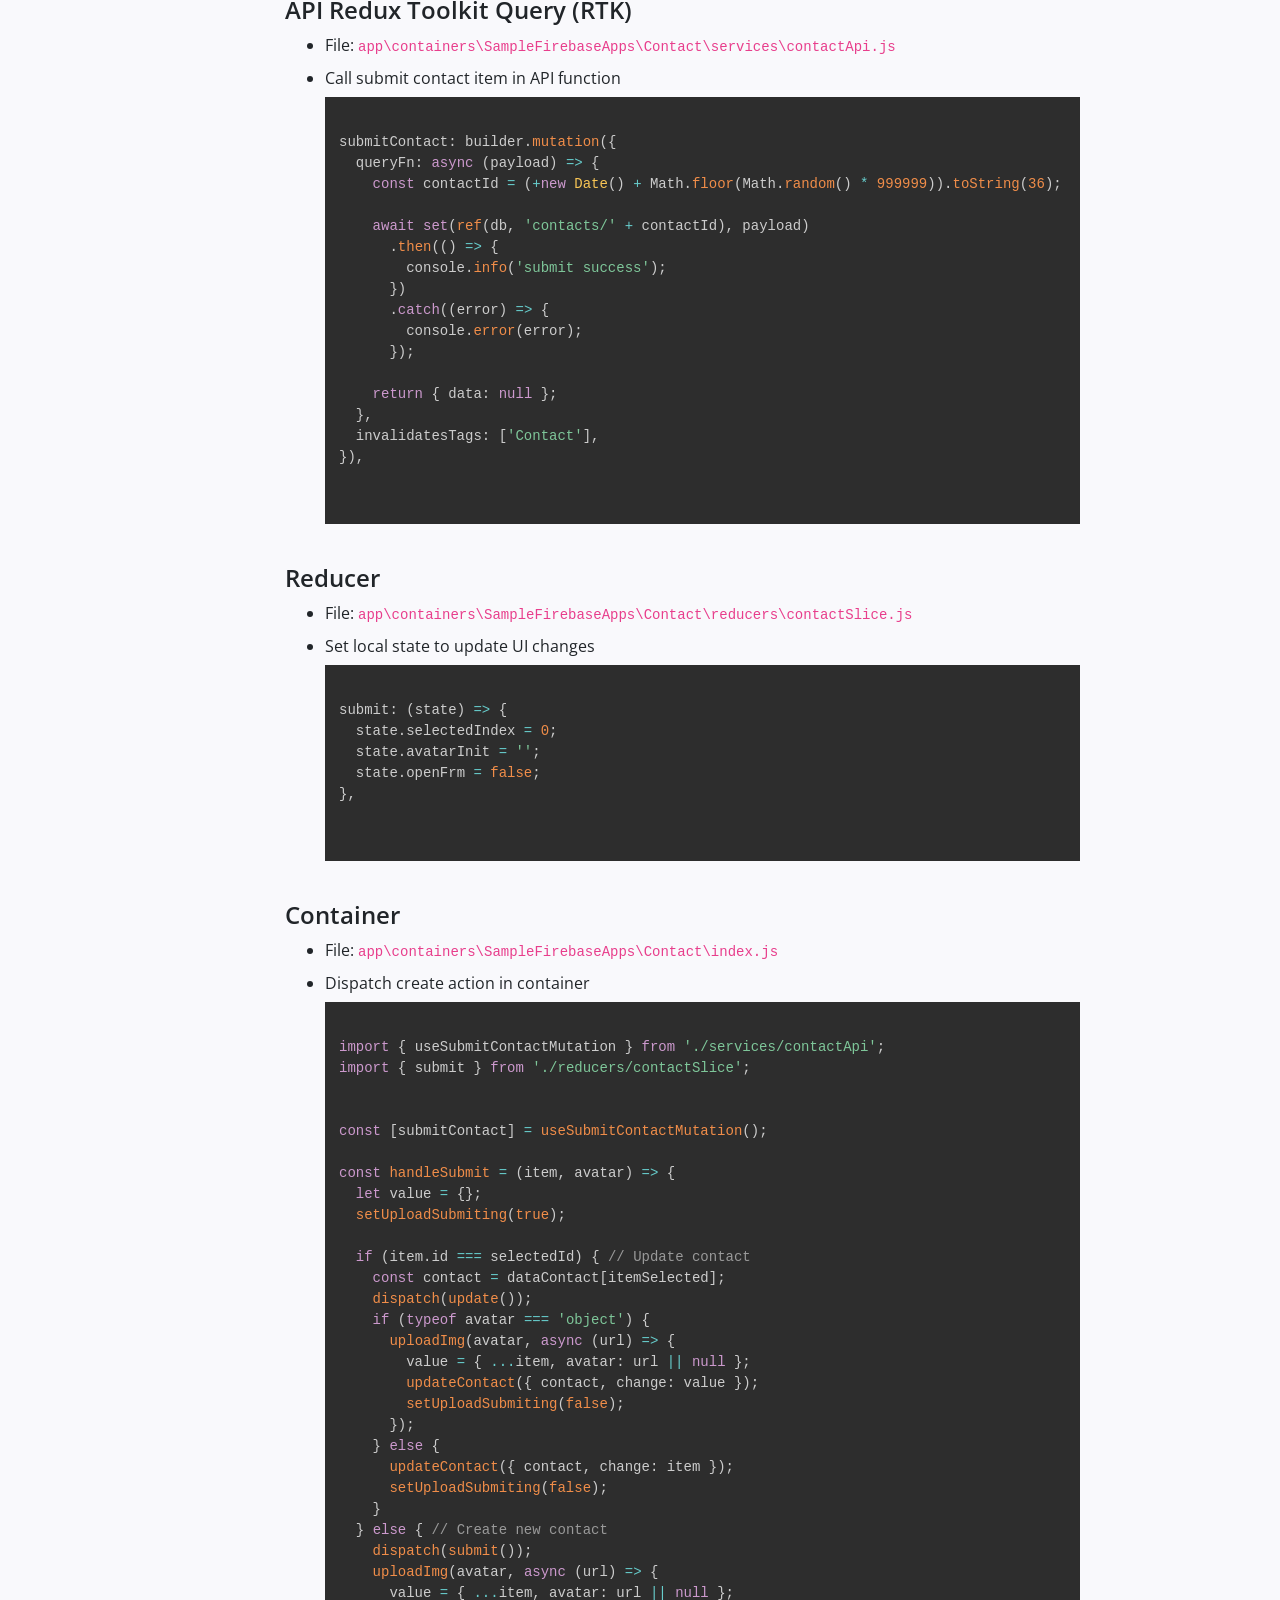
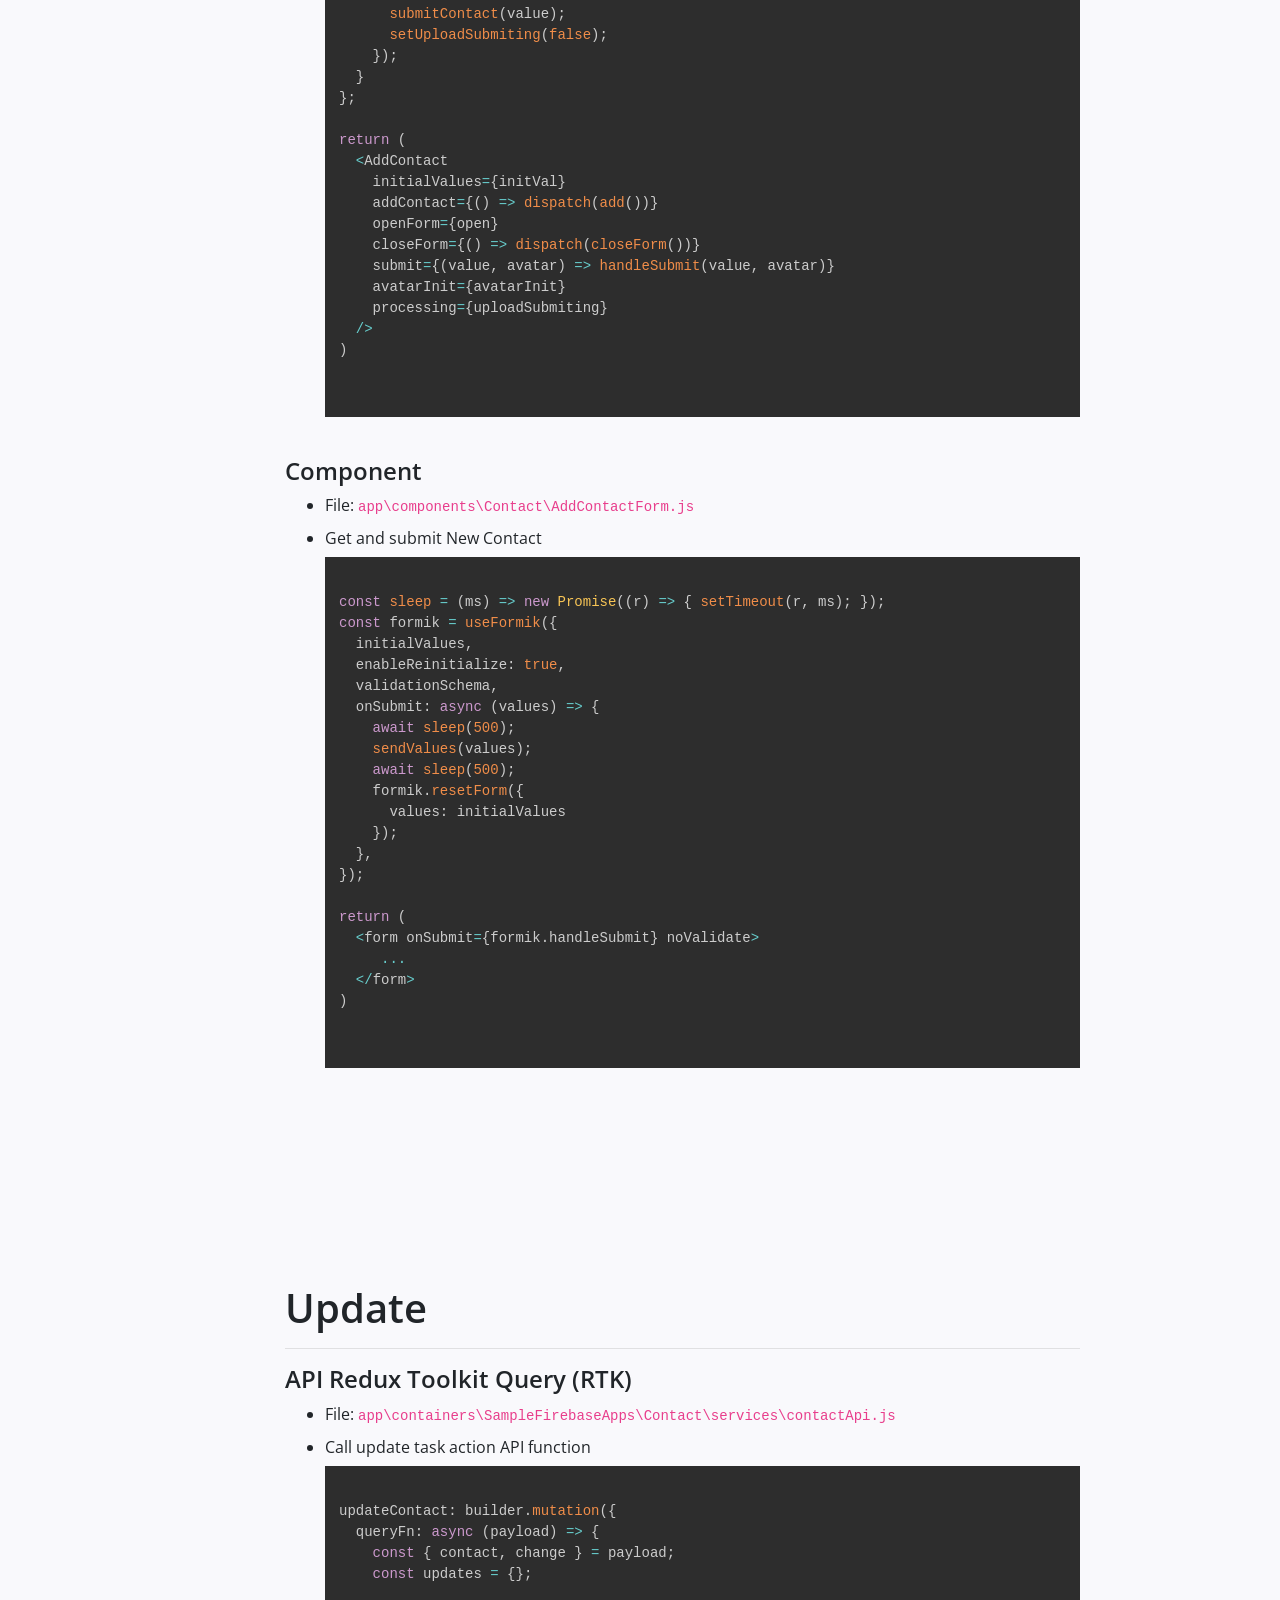
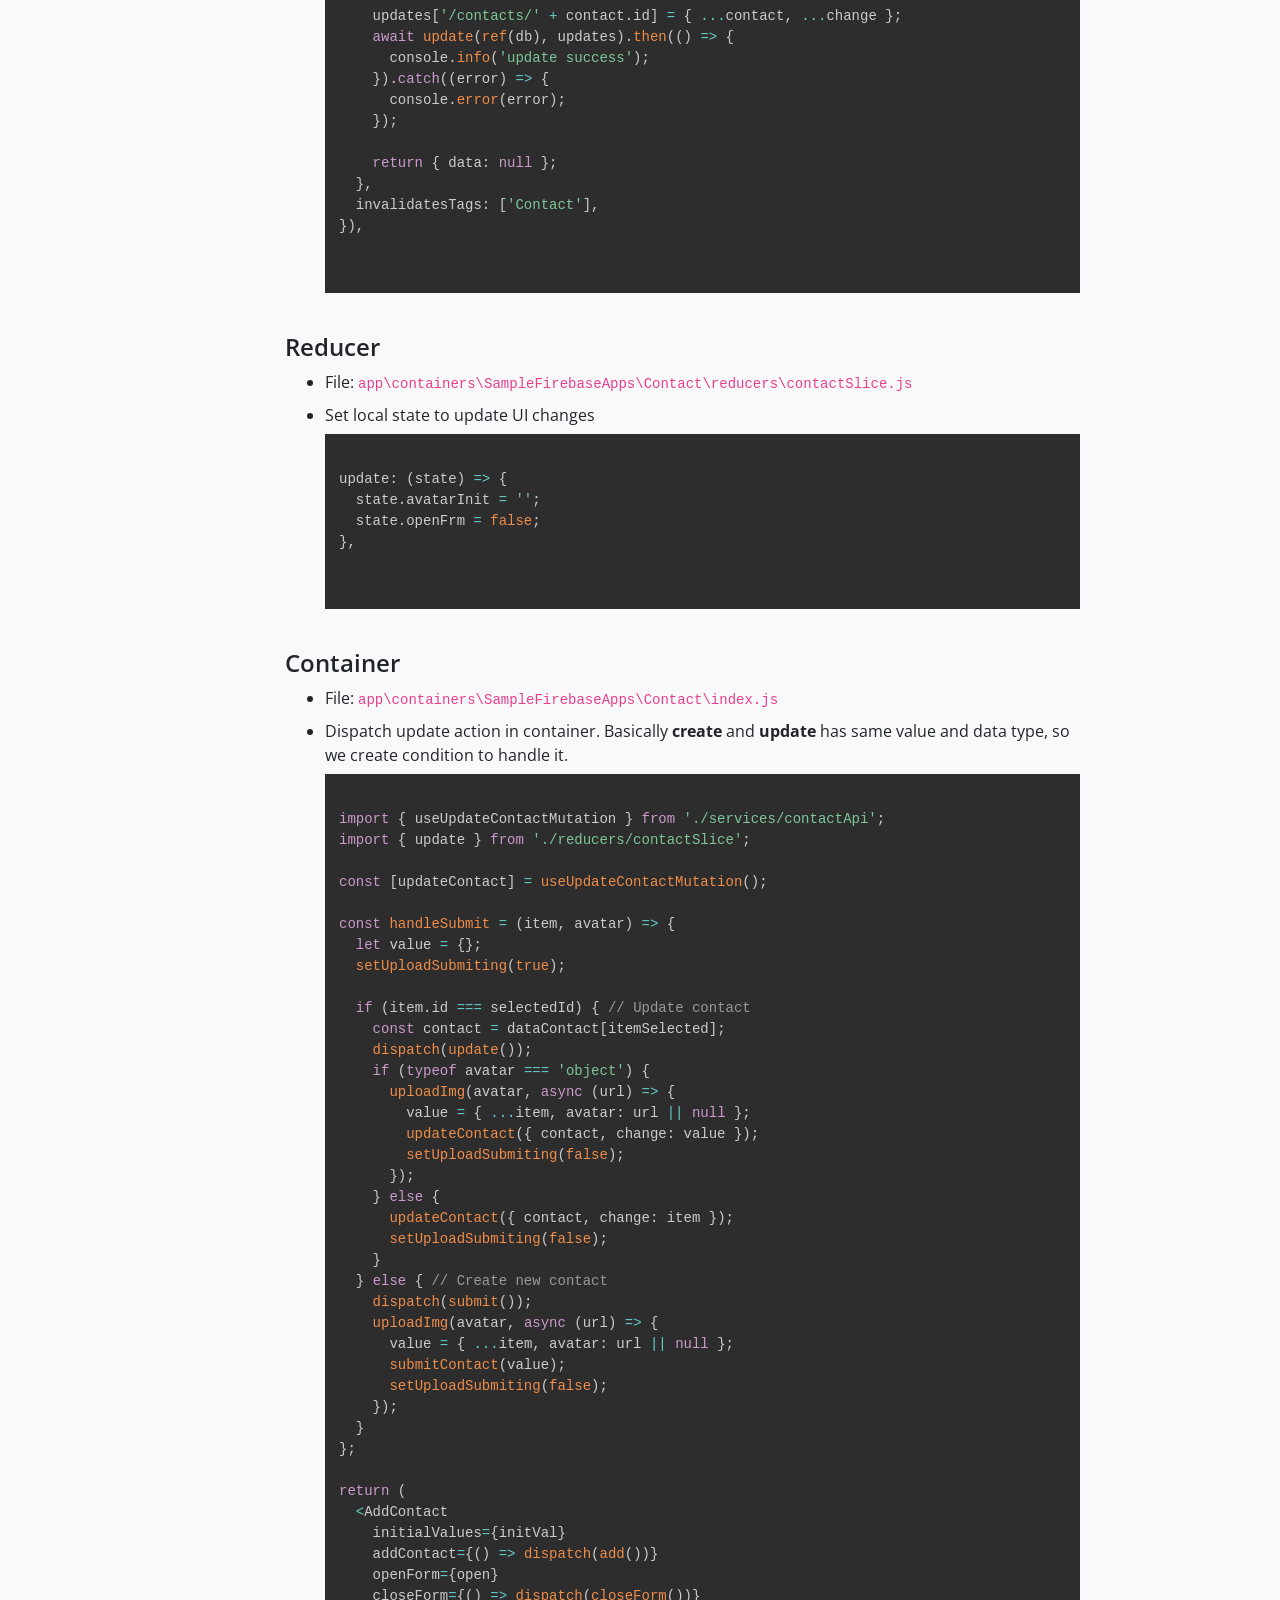
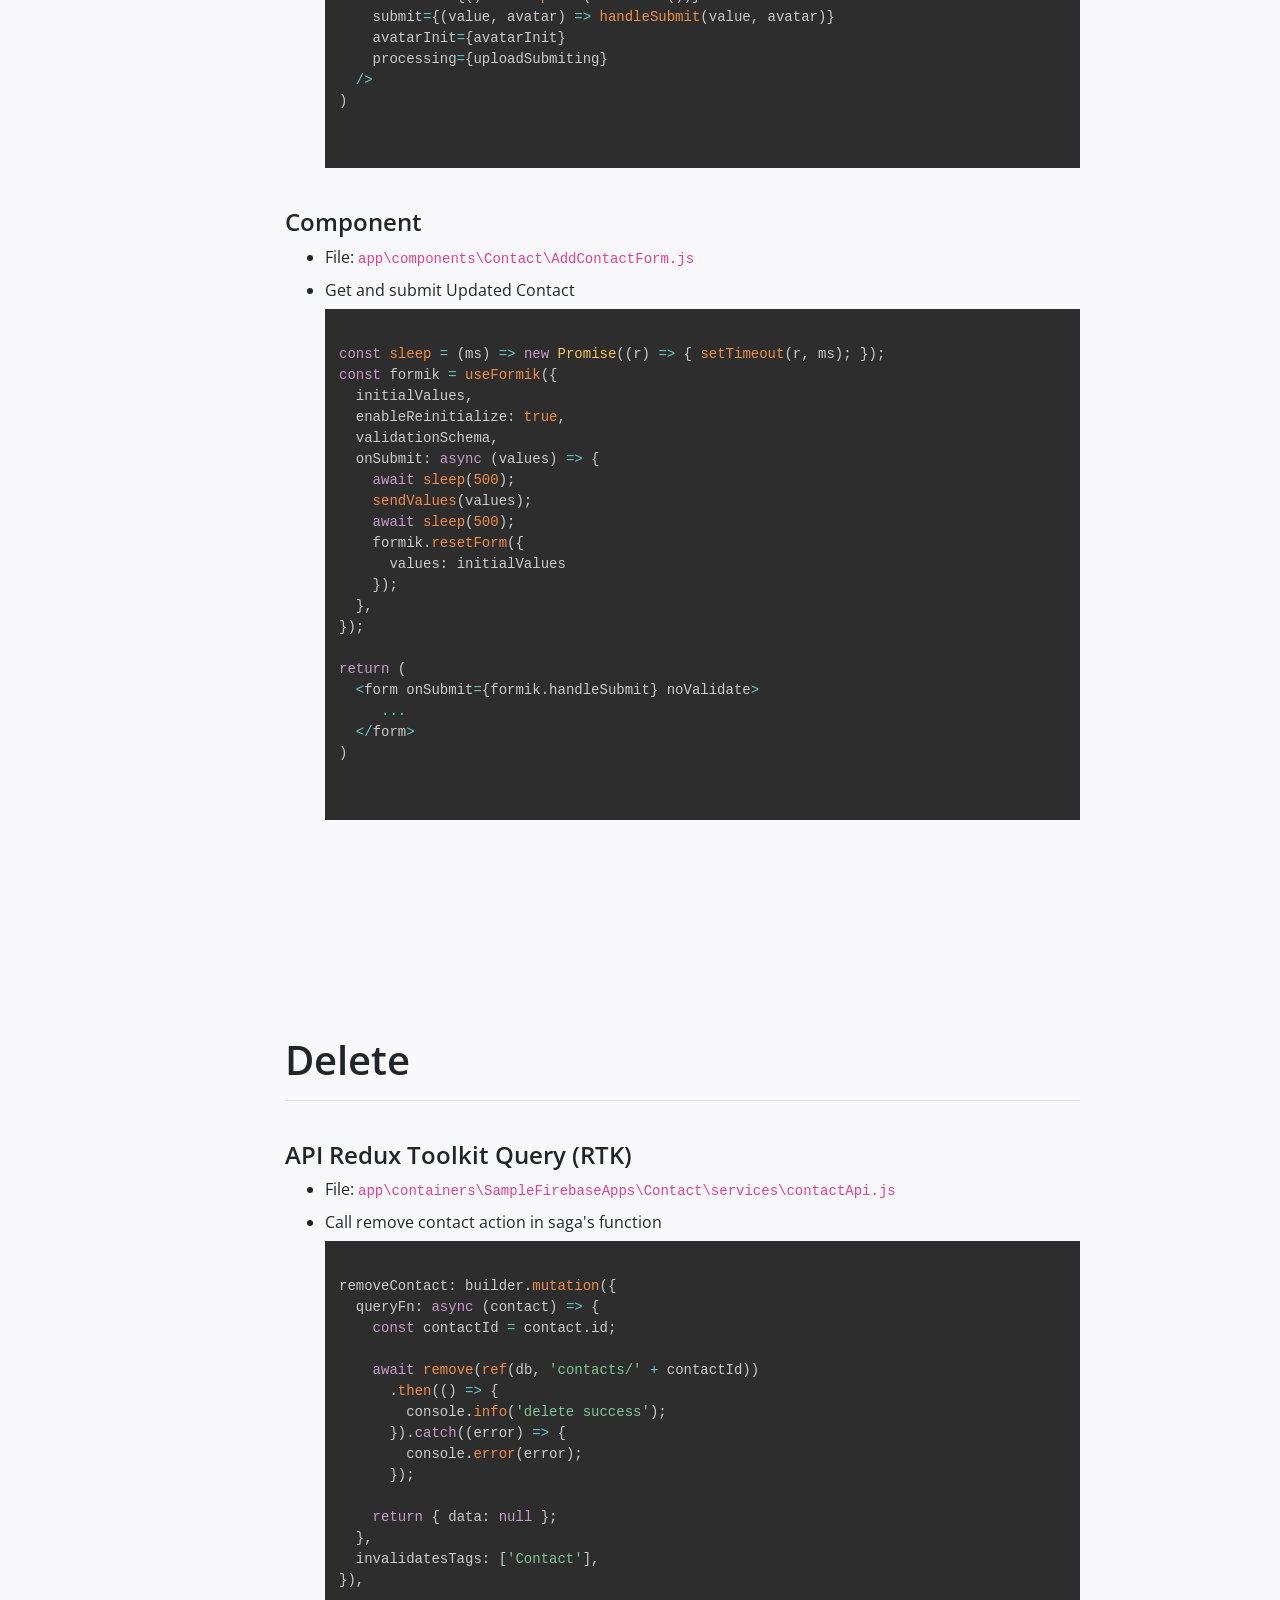
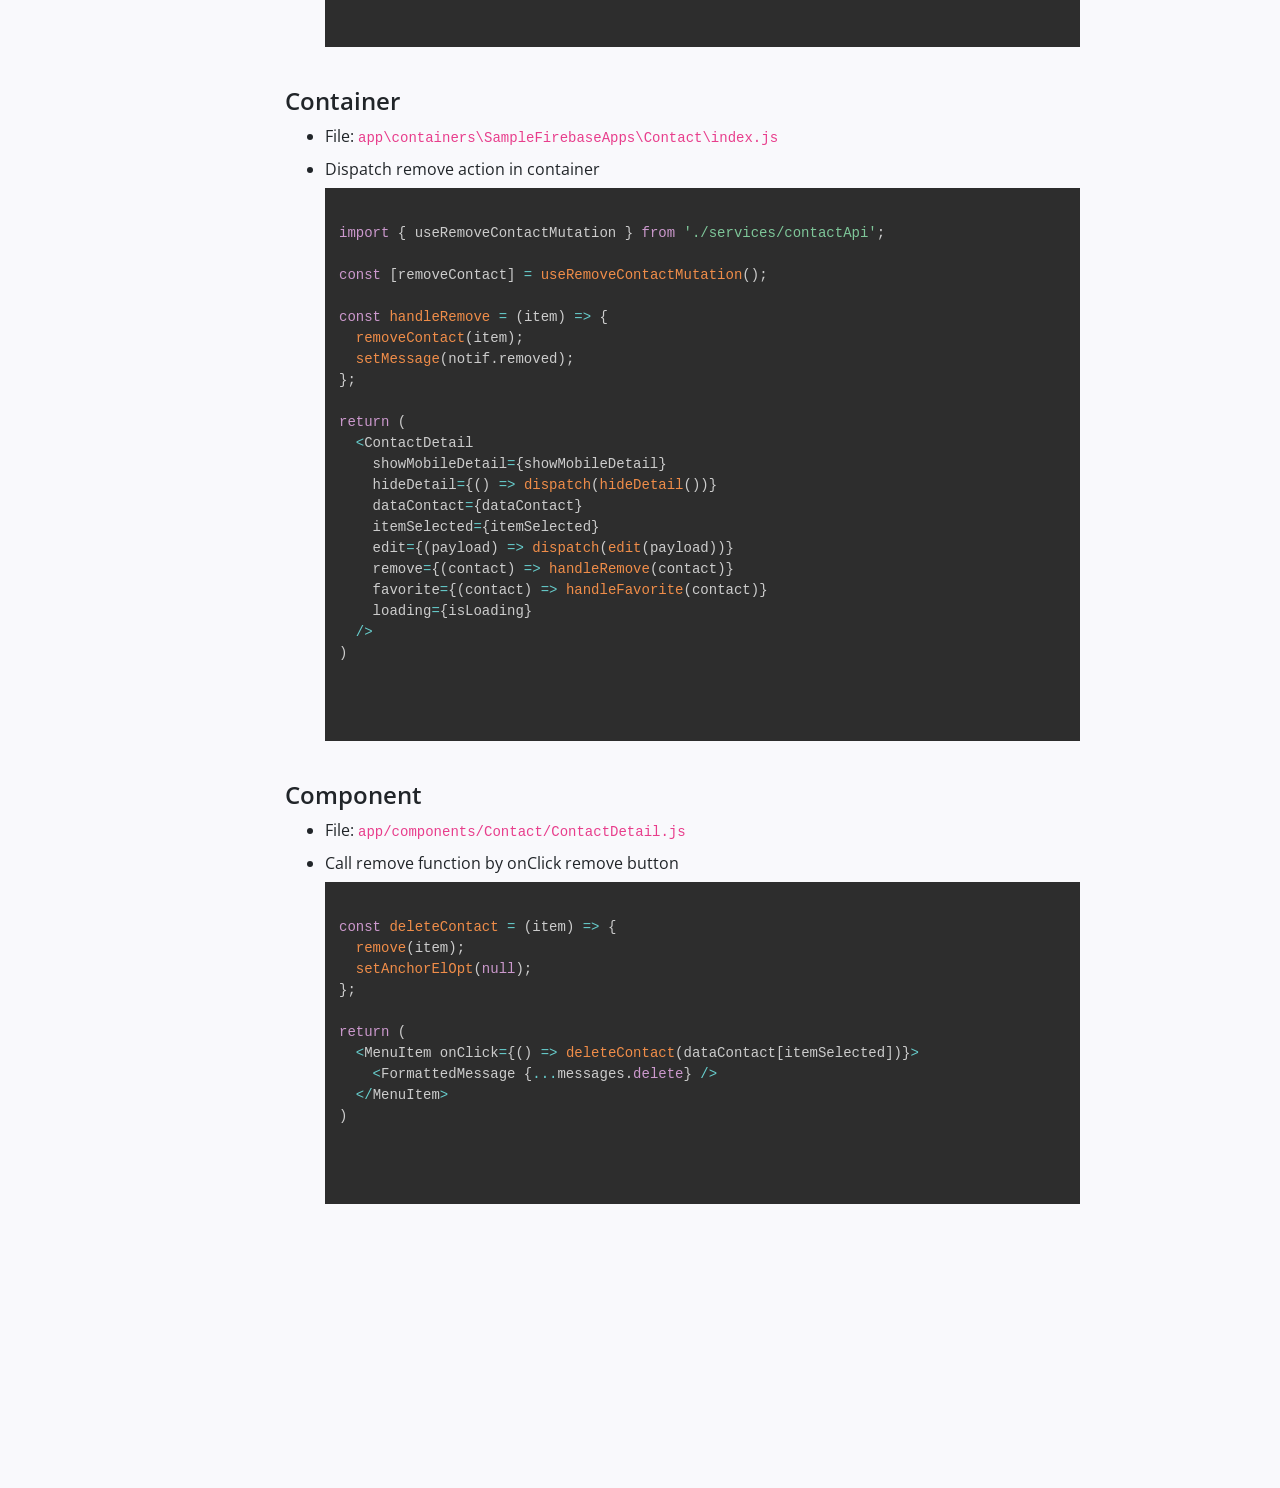
<file: code_flow/contact.html>
<!DOCTYPE html>
<html lang="en">

<head>

  <meta charset="utf-8">
  <meta http-equiv="X-UA-Compatible" content="IE=edge">
  <meta name="viewport" content="width=device-width, shrink-to-fit=no, initial-scale=1">
  <meta name="description" content="">
  <meta name="author" content="">
  <link rel="shortcut icon" href="./favicon.ico" type="image/x-icon">
  <link rel="icon" href="../favicon.ico" type="image/x-icon">
  <title>Enlite Prime - Contact Documentation</title>

  <link href="https://fonts.googleapis.com/css?family=Open+Sans:400,600,700" rel="stylesheet">

  <!-- Bootstrap Core CSS -->
  <link href="../css/bootstrap.css" rel="stylesheet">

  <!-- Syntax Hightlighter CSS -->
  <link href="../css/prism.css" rel="stylesheet">

  <!-- Custom CSS -->
  <link href="../css/style.css" rel="stylesheet">

  <!-- HTML5 Shim and Respond.js IE8 support of HTML5 elements and media queries -->
  <!-- WARNING: Respond.js doesn't work if you view the page via file:// -->
  <!--[if lt IE 9]>
        <script src="https://oss.maxcdn.com/libs/html5shiv/3.7.0/html5shiv.js"></script>
        <script src="https://oss.maxcdn.com/libs/respond.js/1.4.2/respond.min.js"></script>
    <![endif]-->

</head>

<body>
  <div id="wrapper" class="toggled">
    <!-- Sidebar -->
    <div id="sidebar-wrapper">
      <ul class="sidebar-nav">
        <li class="sidebar-brand">
          <a href="#" class="logo">
                        <img src="../images/logo.png" alt="logo" />
                    </a>
        </li>
        <li class="sidebar-brand">
          <h4>Contact</h4>
        </li>
        <li>
          <a href="#diagram" class="cur">Contact Diagram</a>
        </li>
        <li>
          <a href="#read" class="cur">Read/Fetch</a>
        </li>
        <li>
          <a href="#create">Create</a>
        </li>
        <li>
          <a href="#update">Update</a>
        </li>
        <li>
          <a href="#delete">Delete</a>
        </li>
      </ul>
      <a class="back" href="../index.html"><i class="glyphicon glyphicon-arrow-left"></i> Back to Main Docs</a>
      <span class="copy">&copy; Copyright 2019 - Enlite Prime</span>
    </div>
    <!-- /#sidebar-wrapper -->

    <!-- main content -->
    <div id="page-content-wrapper">
      <div class="container-fluid">
        <section class="row" id="read">
          <br /><br />
          <div class="col-lg-10">
            <h1>Read / Fetch</h1>
            <hr />
            <br />
            <h4>API Redux Toolkit Query (RTK)</h4>
            <ul>
              <li>File: <code>app\containers\SampleFirebaseApps\Contact\services\contactApi.js</code></li>
              <li>
                Call fetch action in API function
                <pre>
                  <code class="language-js">
fetchContacts: builder.query({
  queryFn: async () => {
    const contactRef = child(dbRef, 'contacts/');
    const querySnapshot = await get(contactRef).then((snapshot) => {
      if (snapshot.exists()) {
        return snapshot.val();
      }
      return false;
    }).catch((error) => error);

    const contacts = Object.keys(querySnapshot).map(key => ({
      id: key,
      ...querySnapshot[key]
    }));
    return { data: contacts.reverse() };
  },
  providesTags: ['Contact'],
}),
                  </code>
                </pre>
              </li>
              <li>
                Refetch data changes
                <pre>
                  <code class="language-js">
refetchContact: builder.mutation({
  queryFn: async () => ({
    data: null
  }),
  invalidatesTags: ['Contact'],
}),

                  </code>
                </pre>
              </li>
            </ul>
            <br />
            <h4>Reducer/Slice</h4>
            <ul>
              <li>File: <code>app\containers\SampleFirebaseApps\Contact\reducers\contactSlice.js</code></li>
              <li>
                Set local state to load items in front-end side
                <pre>
                  <code class="language-js">
fetchData: (state, action) => {
  const items = action.payload;
  state.contactList = items;
},
                  </code>
                </pre>
              </li>
            </ul>
            <br />
            <h4>Container</h4>
            <ul>
              <li>File: <code>\app\containers\SampleFirebaseApps\Contact\index.js</code></li>
              <li>
                Load state data to container
                <pre>
                  <code class="language-js">
import { useFetchContactsQuery } from './services/contactApi';
import { fetchData } from './reducers/contactSlice';

const dataContact = useSelector(state => state.contactFb.contactList);

const { data, isLoading } = useFetchContactsQuery();

const dispatch = useDispatch();

useEffect(() => {
  dispatch(fetchData(data));
}, [data]);

return {
  &lt;ContactList
    addFn
    total={dataContact && dataContact.length}
    addContact={() => dispatch(add())}
    clippedRight
    itemSelected={itemSelected}
    keyword={keyword}
    search={(payload) => dispatch(search(payload))}
    dataContact={dataContact}
    loading={isLoading}
    showDetail={(payload) => dispatch(showDetail(payload))}
  /&gt;
}
                  </code>
                </pre>
              </li>
            </ul>
            <br />
            <h4>Components</h4>
            <ul>
              <li>File: <code>app\components\Contact\ContactList.js</code></li>
              <li>
                Populate <strong>dataContact</strong> prop to component
                <pre>
                  <code class="language-js">
const getItem = dataArray => dataArray.map(data => {
  const index = dataContact.indexOf(data);
  if (data.get('name').toLowerCase().indexOf(keyword) === -1) {
    return false;
  }
  return (
    &lt;ListItem
      button
      key={data.id}
      className={index === itemSelected ? classes.selected : ''}
      onClick={() =&gt; showDetail(data)}
    &gt;
      &lt;Avatar alt={data.name} src={data.avatar} className={classes.avatar} /&gt;
      &lt;ListItemText primary={data.name} secondary={data.title'} /&gt;
    &lt;/ListItem&gt;
  );
});
                  </code>
                </pre>
              </li>
            </ul>
          </div>
        </section>
        <section class="row" id="create">
          <br /><br />
          <div class="col-lg-10">
            <h1>Create</h1>
            <hr />
            <br />
            <h4>API Redux Toolkit Query (RTK)</h4>
            <ul>
              <li>File: <code> app\containers\SampleFirebaseApps\Contact\services\contactApi.js</code></li>
              <li>
                Call submit contact item in API function
                <pre>
                  <code class="language-js">
submitContact: builder.mutation({
  queryFn: async (payload) => {
    const contactId = (+new Date() + Math.floor(Math.random() * 999999)).toString(36);

    await set(ref(db, 'contacts/' + contactId), payload)
      .then(() => {
        console.info('submit success');
      })
      .catch((error) => {
        console.error(error);
      });

    return { data: null };
  },
  invalidatesTags: ['Contact'],
}),        
                  </code>
                </pre>
              </li>
            </ul>
            <br />
            <h4>Reducer</h4>
            <ul>
              <li>File: <code>app\containers\SampleFirebaseApps\Contact\reducers\contactSlice.js</code></li>
              <li>
                Set local state to update UI changes
                <pre>
                  <code class="language-js">
submit: (state) => {
  state.selectedIndex = 0;
  state.avatarInit = '';
  state.openFrm = false;
},
                  </code>
                </pre>
              </li>
            </ul>
            <br />
            <h4>Container</h4>
            <ul>
              <li>File: <code>app\containers\SampleFirebaseApps\Contact\index.js</code></li>
              <li>
                Dispatch create action in container
                <pre>
                  <code class="language-js">
import { useSubmitContactMutation } from './services/contactApi';
import { submit } from './reducers/contactSlice';


const [submitContact] = useSubmitContactMutation();

const handleSubmit = (item, avatar) => {
  let value = {};
  setUploadSubmiting(true);

  if (item.id === selectedId) { // Update contact
    const contact = dataContact[itemSelected];
    dispatch(update());
    if (typeof avatar === 'object') {
      uploadImg(avatar, async (url) => {
        value = { ...item, avatar: url || null };
        updateContact({ contact, change: value });
        setUploadSubmiting(false);
      });
    } else {
      updateContact({ contact, change: item });
      setUploadSubmiting(false);
    }
  } else { // Create new contact
    dispatch(submit());
    uploadImg(avatar, async (url) => {
      value = { ...item, avatar: url || null };
      submitContact(value);
      setUploadSubmiting(false);
    });
  }
};

return (
  &lt;AddContact
    initialValues={initVal}
    addContact={() => dispatch(add())}
    openForm={open}
    closeForm={() => dispatch(closeForm())}
    submit={(value, avatar) => handleSubmit(value, avatar)}
    avatarInit={avatarInit}
    processing={uploadSubmiting}
  /&gt;
)
                  </code>
                </pre>
              </li>
            </ul>
            <br />
            <h4>Component</h4>
            <ul>
              <li>File: <code>app\components\Contact\AddContactForm.js</code></li>
              <li>
                Get and submit New Contact
                                <pre>
                  <code class="language-js">
const sleep = (ms) => new Promise((r) => { setTimeout(r, ms); });
const formik = useFormik({
  initialValues,
  enableReinitialize: true,
  validationSchema,
  onSubmit: async (values) => {
    await sleep(500);
    sendValues(values);
    await sleep(500);
    formik.resetForm({
      values: initialValues
    });
  },
});

return (
  &lt;form onSubmit={formik.handleSubmit} noValidate&gt;
     ...
  &lt;/form&gt;
)
                  </code>
                </pre>
              </li>
            </ul>
          </div>
        </section>
        <section class="row" id="update">
          <br /><br />
          <div class="col-lg-10">
            <h1>Update</h1>
            <hr />
            <h4>API Redux Toolkit Query (RTK)</h4>
            <ul>
              <li>File: <code>app\containers\SampleFirebaseApps\Contact\services\contactApi.js</code></li>
              <li>
                Call update task action API function
                <pre>
                  <code class="language-js">
updateContact: builder.mutation({
  queryFn: async (payload) => {
    const { contact, change } = payload;
    const updates = {};

    updates['/contacts/' + contact.id] = { ...contact, ...change };
    await update(ref(db), updates).then(() => {
      console.info('update success');
    }).catch((error) => {
      console.error(error);
    });

    return { data: null };
  },
  invalidatesTags: ['Contact'],
}),
                  </code>
                </pre>
              </li>
            </ul>
            <br />
            
            
            <h4>Reducer</h4>
            <ul>
              <li>File: <code>app\containers\SampleFirebaseApps\Contact\reducers\contactSlice.js</code></li>
              <li>
                Set local state to update UI changes
                <pre>
                  <code class="language-js">
update: (state) => {
  state.avatarInit = '';
  state.openFrm = false;
},
                  </code>
                </pre>
              </li>
            </ul>
            <br />
            
            
            <h4>Container</h4>
            <ul>
              <li>File: <code>app\containers\SampleFirebaseApps\Contact\index.js</code></li>
              <li>
                Dispatch update action in container. Basically <strong>create</strong> and <strong>update</strong> has same value and data type, so we create condition to handle it.
                <pre>
                  <code class="language-js">
import { useUpdateContactMutation } from './services/contactApi';
import { update } from './reducers/contactSlice';

const [updateContact] = useUpdateContactMutation();

const handleSubmit = (item, avatar) => {
  let value = {};
  setUploadSubmiting(true);

  if (item.id === selectedId) { // Update contact
    const contact = dataContact[itemSelected];
    dispatch(update());
    if (typeof avatar === 'object') {
      uploadImg(avatar, async (url) => {
        value = { ...item, avatar: url || null };
        updateContact({ contact, change: value });
        setUploadSubmiting(false);
      });
    } else {
      updateContact({ contact, change: item });
      setUploadSubmiting(false);
    }
  } else { // Create new contact
    dispatch(submit());
    uploadImg(avatar, async (url) => {
      value = { ...item, avatar: url || null };
      submitContact(value);
      setUploadSubmiting(false);
    });
  }
};
  
return (
  &lt;AddContact
    initialValues={initVal}
    addContact={() => dispatch(add())}
    openForm={open}
    closeForm={() => dispatch(closeForm())}
    submit={(value, avatar) => handleSubmit(value, avatar)}
    avatarInit={avatarInit}
    processing={uploadSubmiting}
  /&gt;
)
                  </code>
                </pre>
              </li>
            </ul>
            <br />
            <h4>Component</h4>
            <ul>
              <li>File: <code>app\components\Contact\AddContactForm.js</code></li>
              <li>
                Get and submit Updated Contact
                <pre>
                  <code class="language-js">
const sleep = (ms) => new Promise((r) => { setTimeout(r, ms); });
const formik = useFormik({
  initialValues,
  enableReinitialize: true,
  validationSchema,
  onSubmit: async (values) => {
    await sleep(500);
    sendValues(values);
    await sleep(500);
    formik.resetForm({
      values: initialValues
    });
  },
});

return (
  &lt;form onSubmit={formik.handleSubmit} noValidate&gt;
     ...
  &lt;/form&gt;
)
                  </code>
                </pre>
              </li>
            </ul>
          </div>
        </section>
        <section class="row" id="delete">
          <br /><br />
          <div class="col-lg-10">
            <h1>Delete</h1>
            <hr />
            <br />
            <h4>API Redux Toolkit Query (RTK)</h4>
            <ul>
              <li>File: <code>app\containers\SampleFirebaseApps\Contact\services\contactApi.js</code></li>
              <li>
                Call remove contact action in saga's function
                <pre>
                  <code class="language-js">
removeContact: builder.mutation({
  queryFn: async (contact) => {
    const contactId = contact.id;

    await remove(ref(db, 'contacts/' + contactId))
      .then(() => {
        console.info('delete success');
      }).catch((error) => {
        console.error(error);
      });

    return { data: null };
  },
  invalidatesTags: ['Contact'],
}),
                  </code>
                </pre>
              </li>
            </ul>
            <br />
            <h4>Container</h4>
            <ul>
              <li>File: <code>app\containers\SampleFirebaseApps\Contact\index.js</code></li>
              <li>
                Dispatch remove action in container
                <pre>
                  <code class="language-js">
import { useRemoveContactMutation } from './services/contactApi';

const [removeContact] = useRemoveContactMutation();

const handleRemove = (item) => {
  removeContact(item);
  setMessage(notif.removed);
};

return (
  &lt;ContactDetail
    showMobileDetail={showMobileDetail}
    hideDetail={() => dispatch(hideDetail())}
    dataContact={dataContact}
    itemSelected={itemSelected}
    edit={(payload) => dispatch(edit(payload))}
    remove={(contact) => handleRemove(contact)}
    favorite={(contact) => handleFavorite(contact)}
    loading={isLoading}
  /&gt;
)

                  </code>
                </pre>
              </li>
            </ul>
            <br />
            <h4>Component</h4>
            <ul>
              <li>File: <code>app/components/Contact/ContactDetail.js</code></li>
              <li>
                Call remove function by onClick remove button
                <pre>
                  <code class="language-js">
const deleteContact = (item) => {
  remove(item);
  setAnchorElOpt(null);
};

return (
  &lt;MenuItem onClick={() => deleteContact(dataContact[itemSelected])}&gt;
    &lt;FormattedMessage {...messages.delete} /&gt;
  &lt;/MenuItem&gt;
)

                  </code>
                </pre>
              </li>
            </ul>
          </div>
        </section>
      </div>
    </div>
    <br /><br />
  </div>
  <!-- /#wrapper -->

  <!-- jQuery -->
  <script src="../js/jquery.js"></script>

  <!-- Syntax Highligher -->
  <script src="../js/prism.js"></script>

  <!-- Bootstrap Core JavaScript -->
  <script src="../js/bootstrap.bundle.js"></script>

  <!-- Jquery scrollTo -->
  <script src="../js/jquery.nav.js"></script>

  <!-- Menu Toggle Script -->
  <script>
    $(document).ready(function() {
      $('#sidebar-wrapper .sidebar-nav').onePageNav();
    });
  </script>

</body>

</html>
</file>
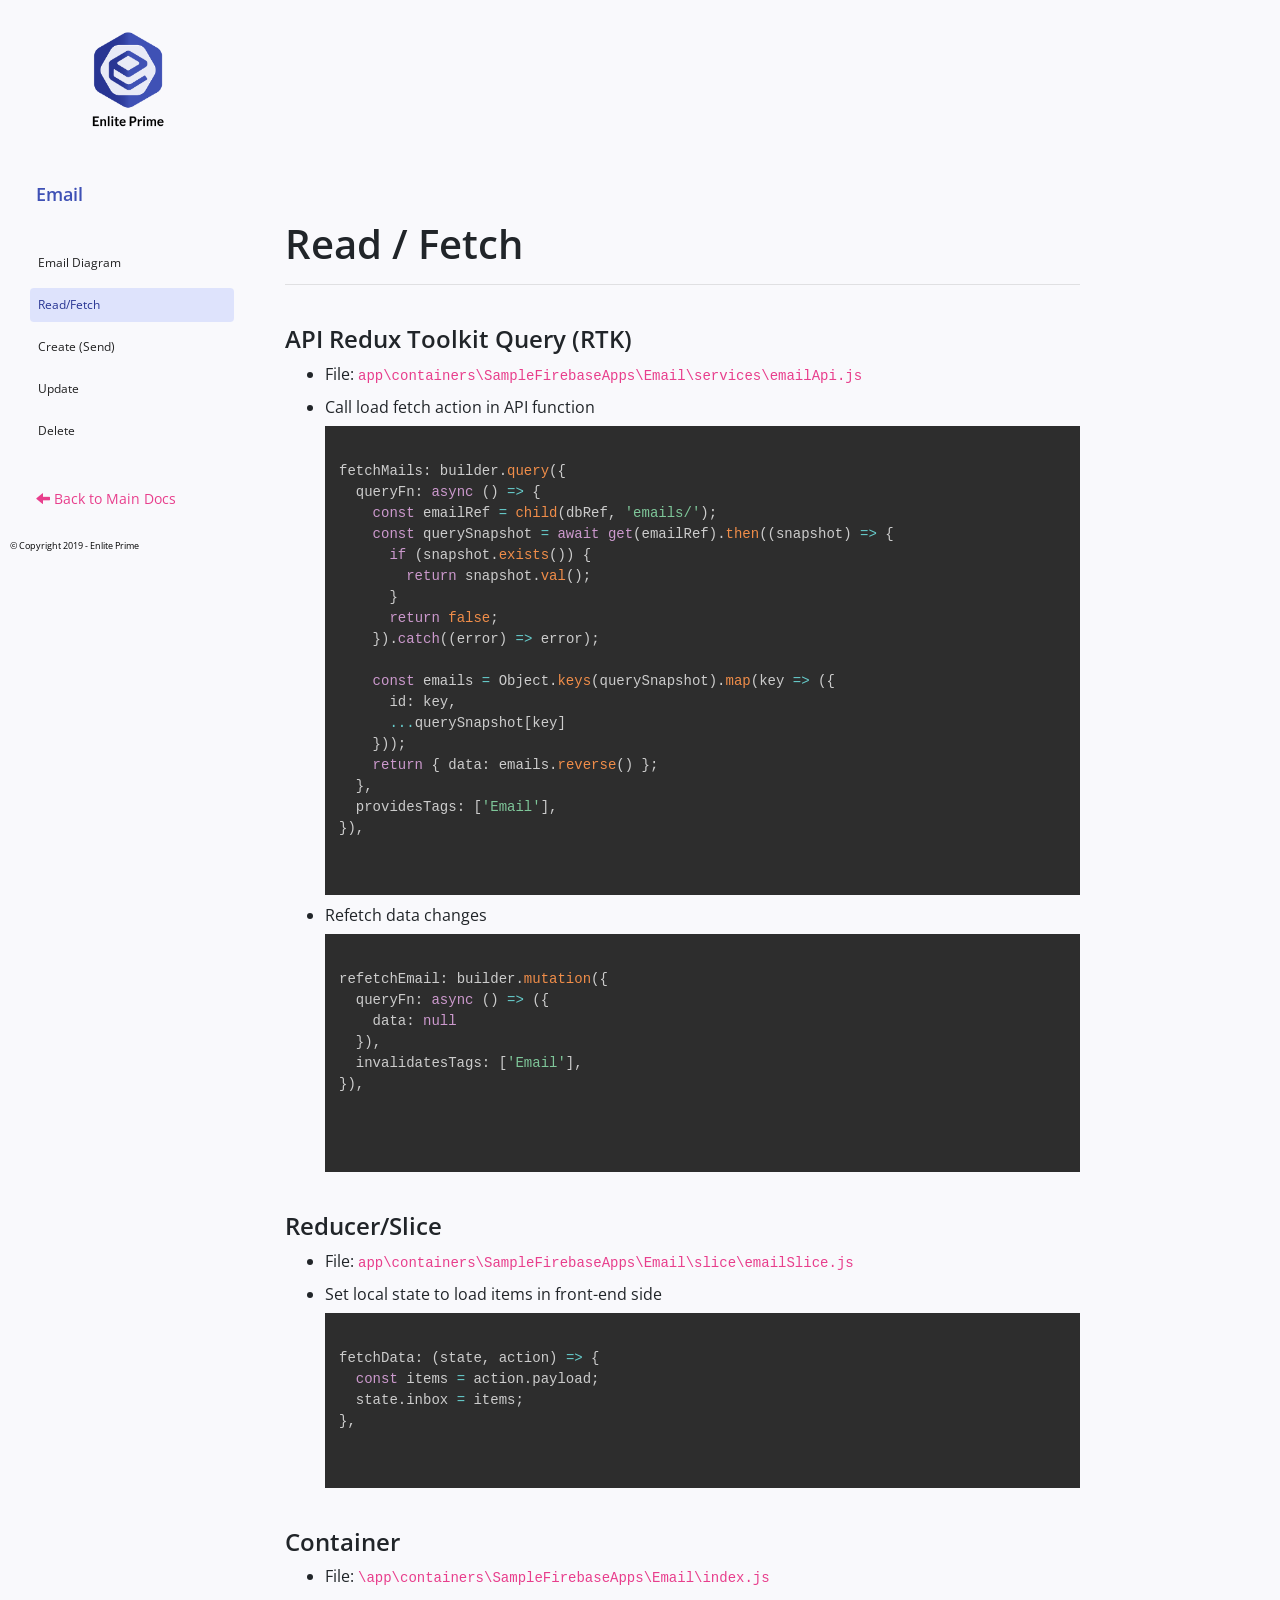
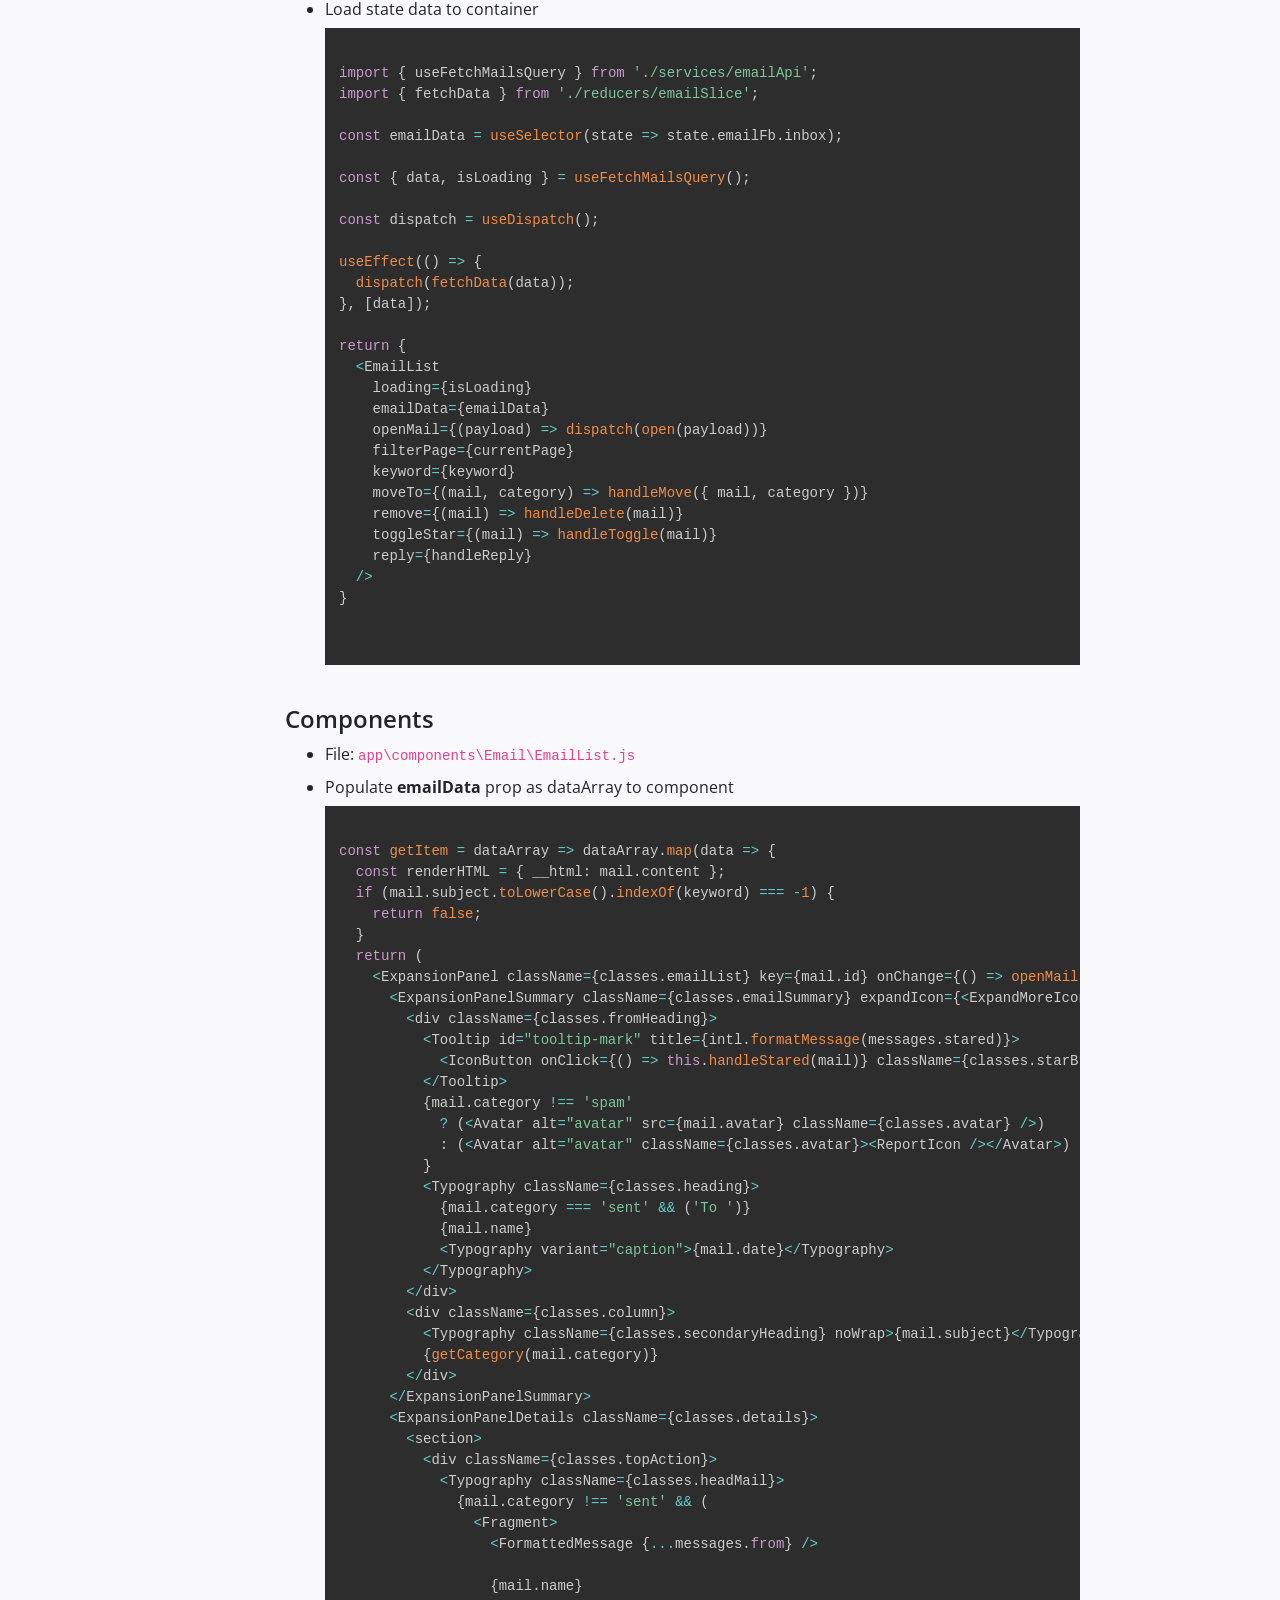
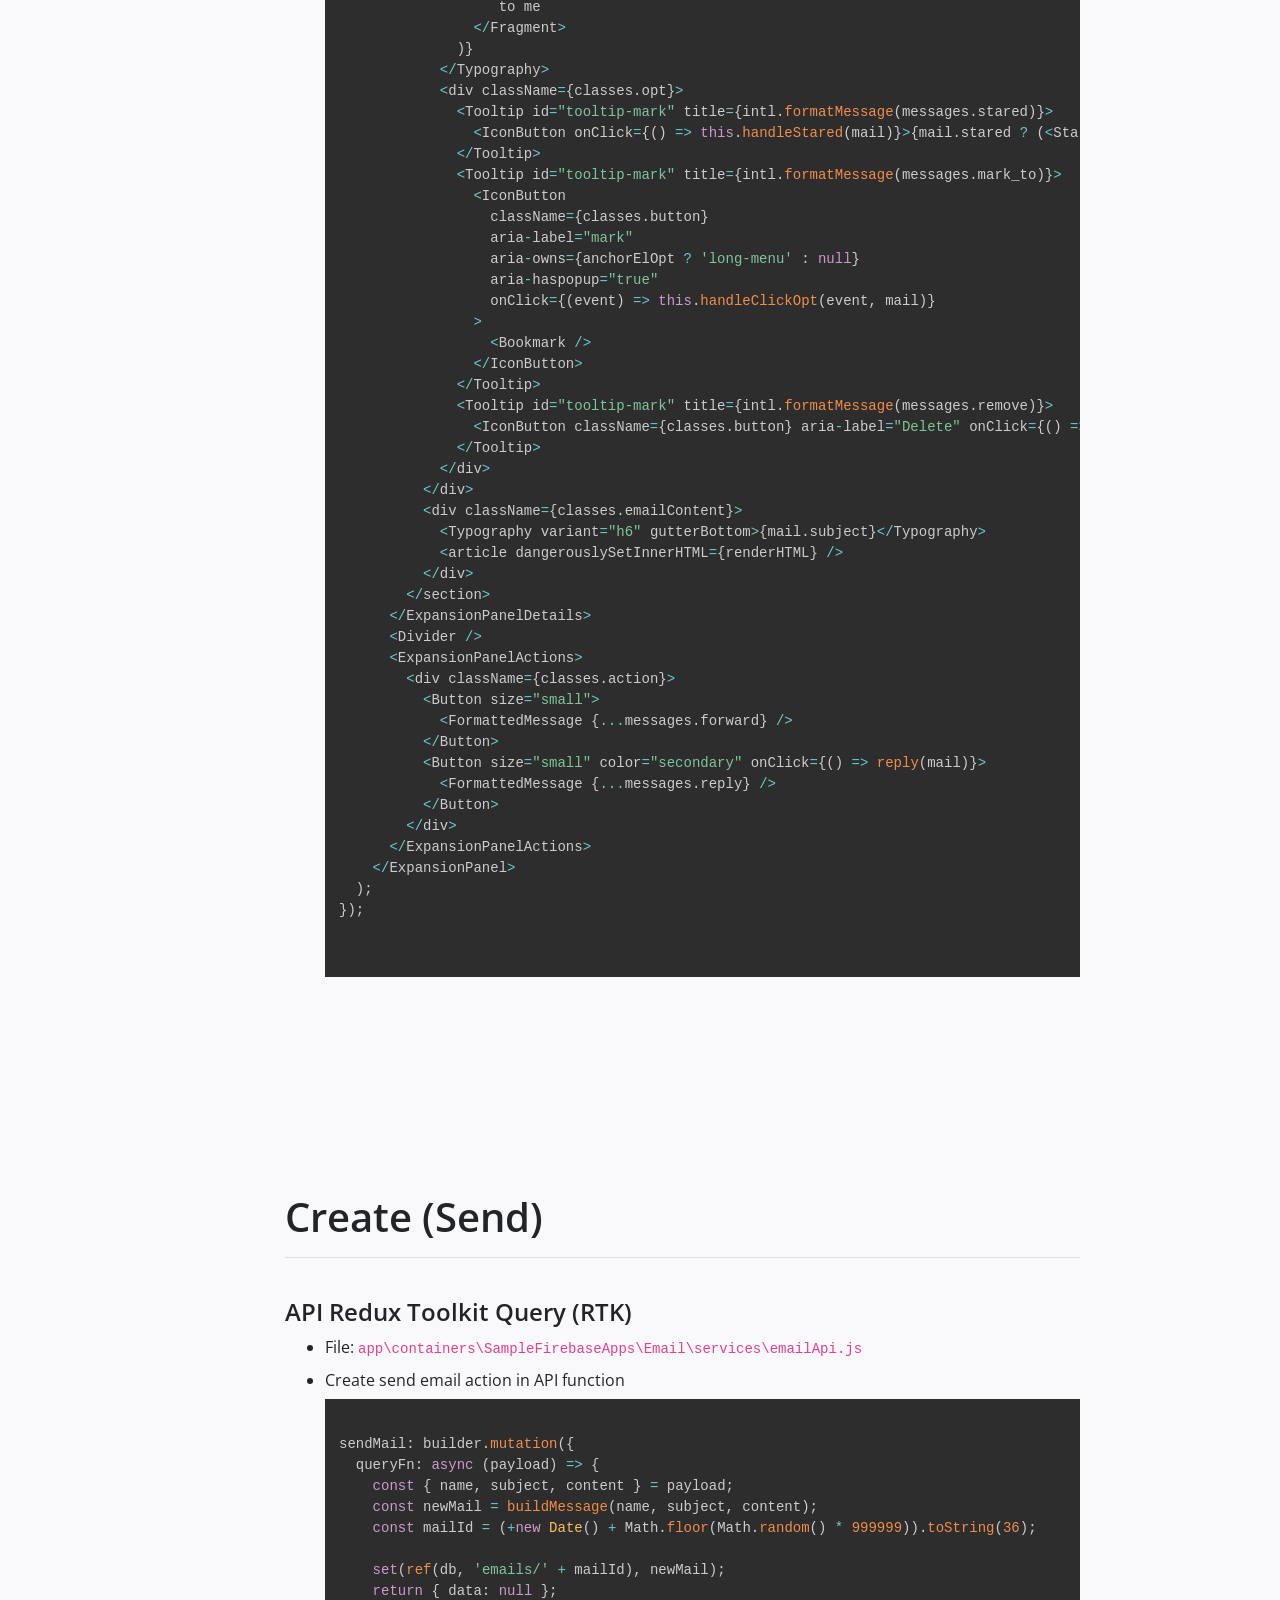
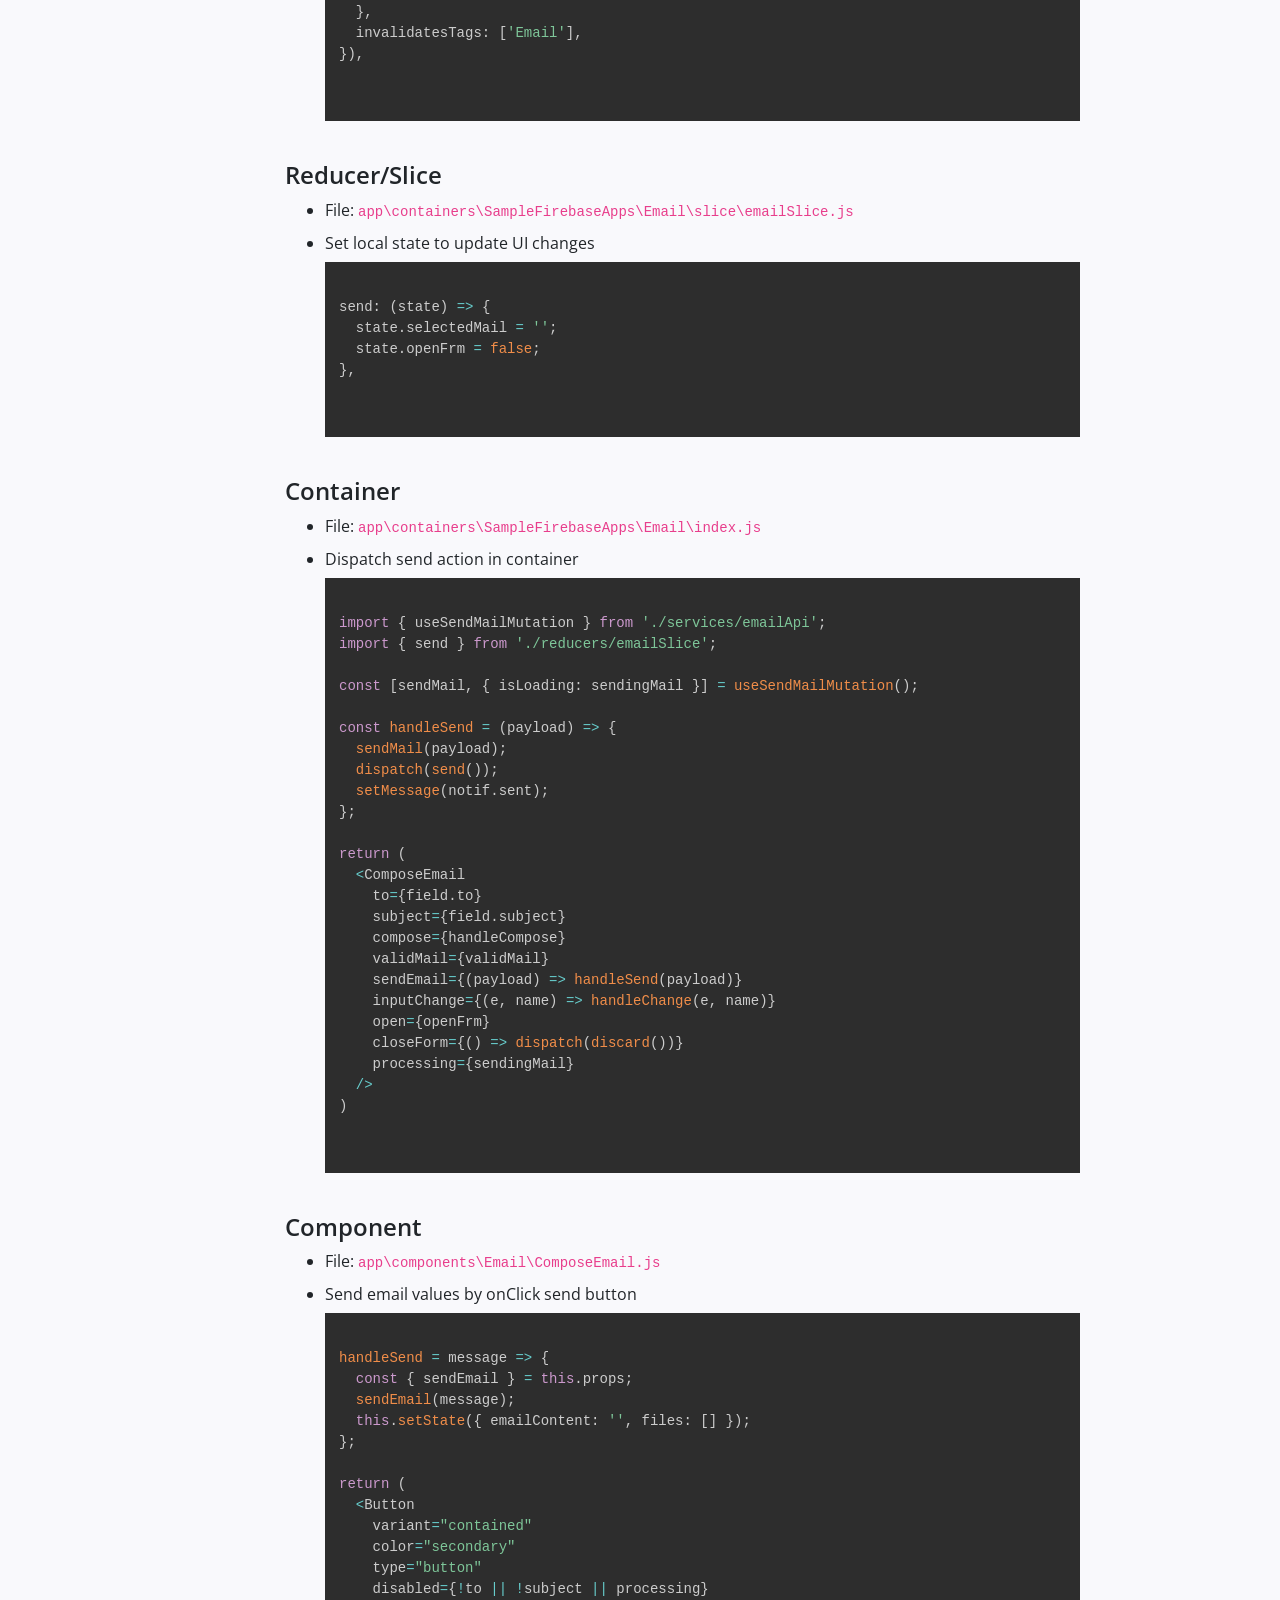
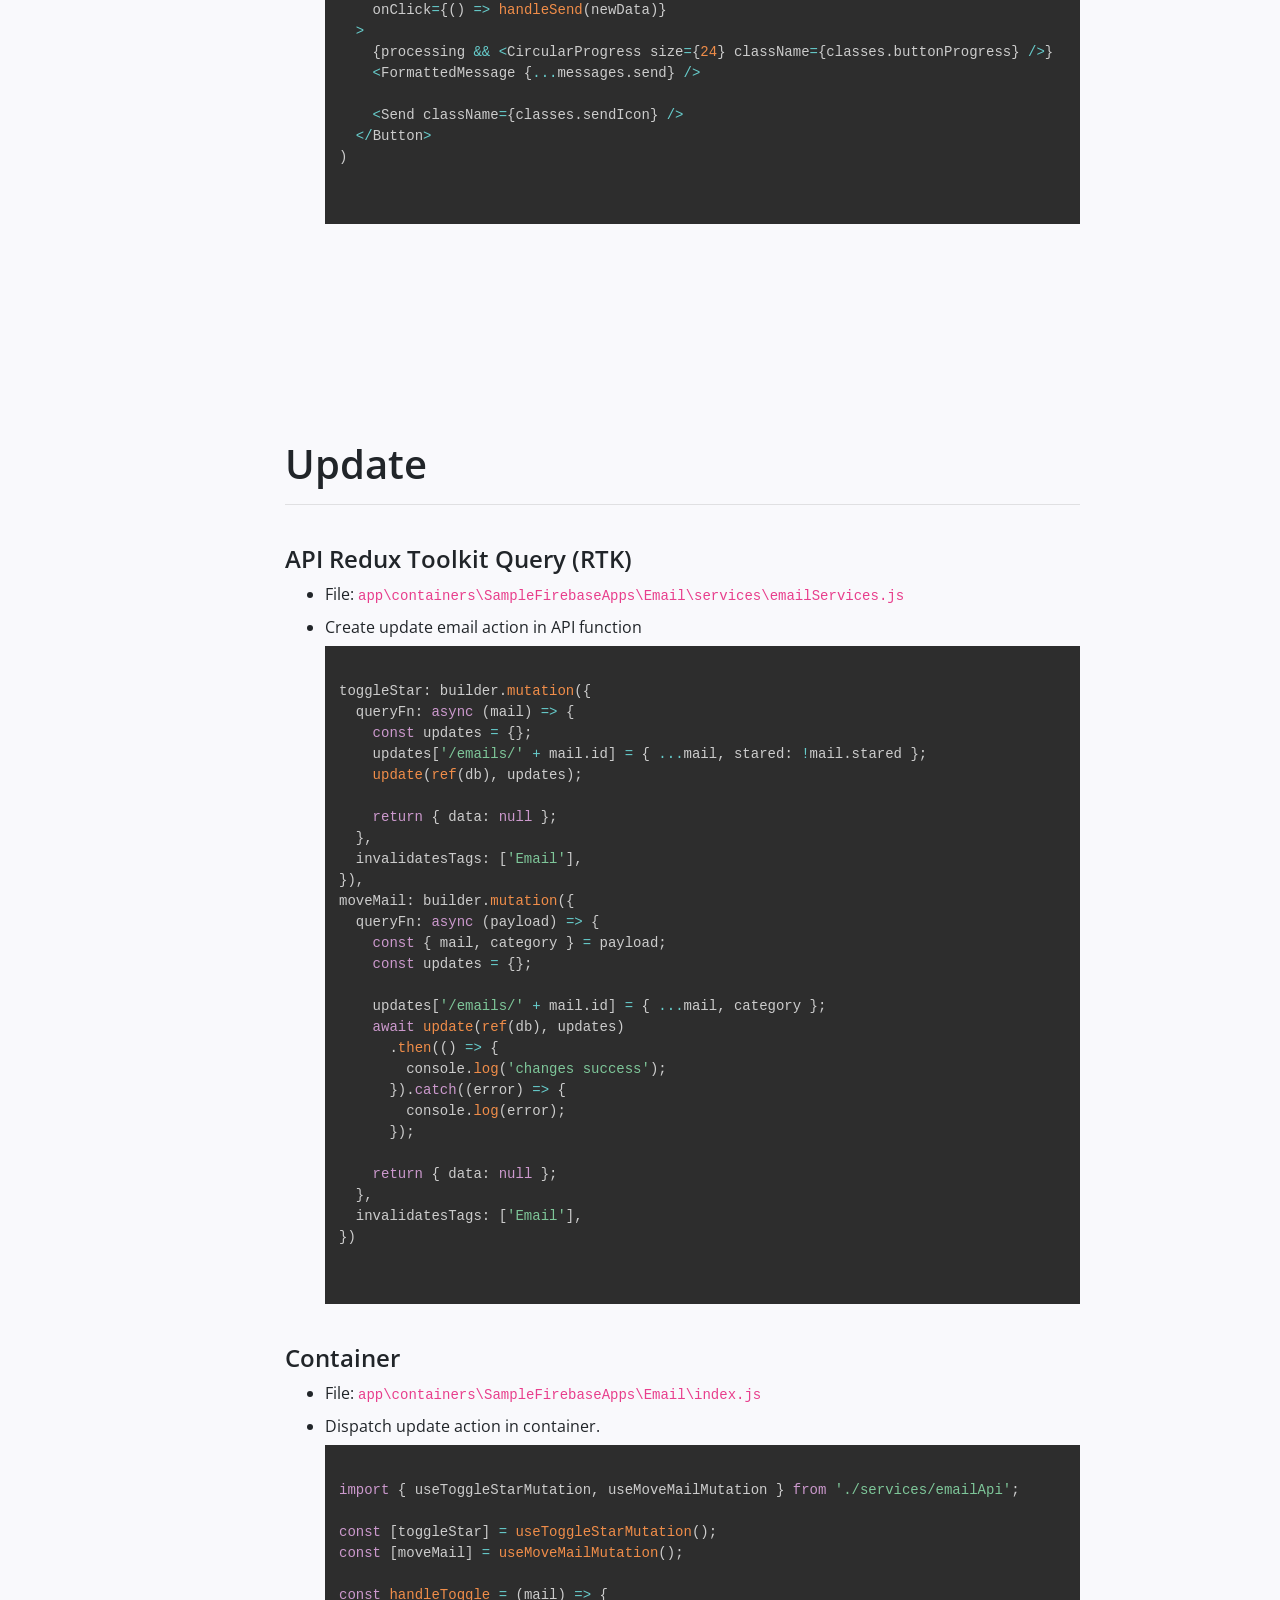
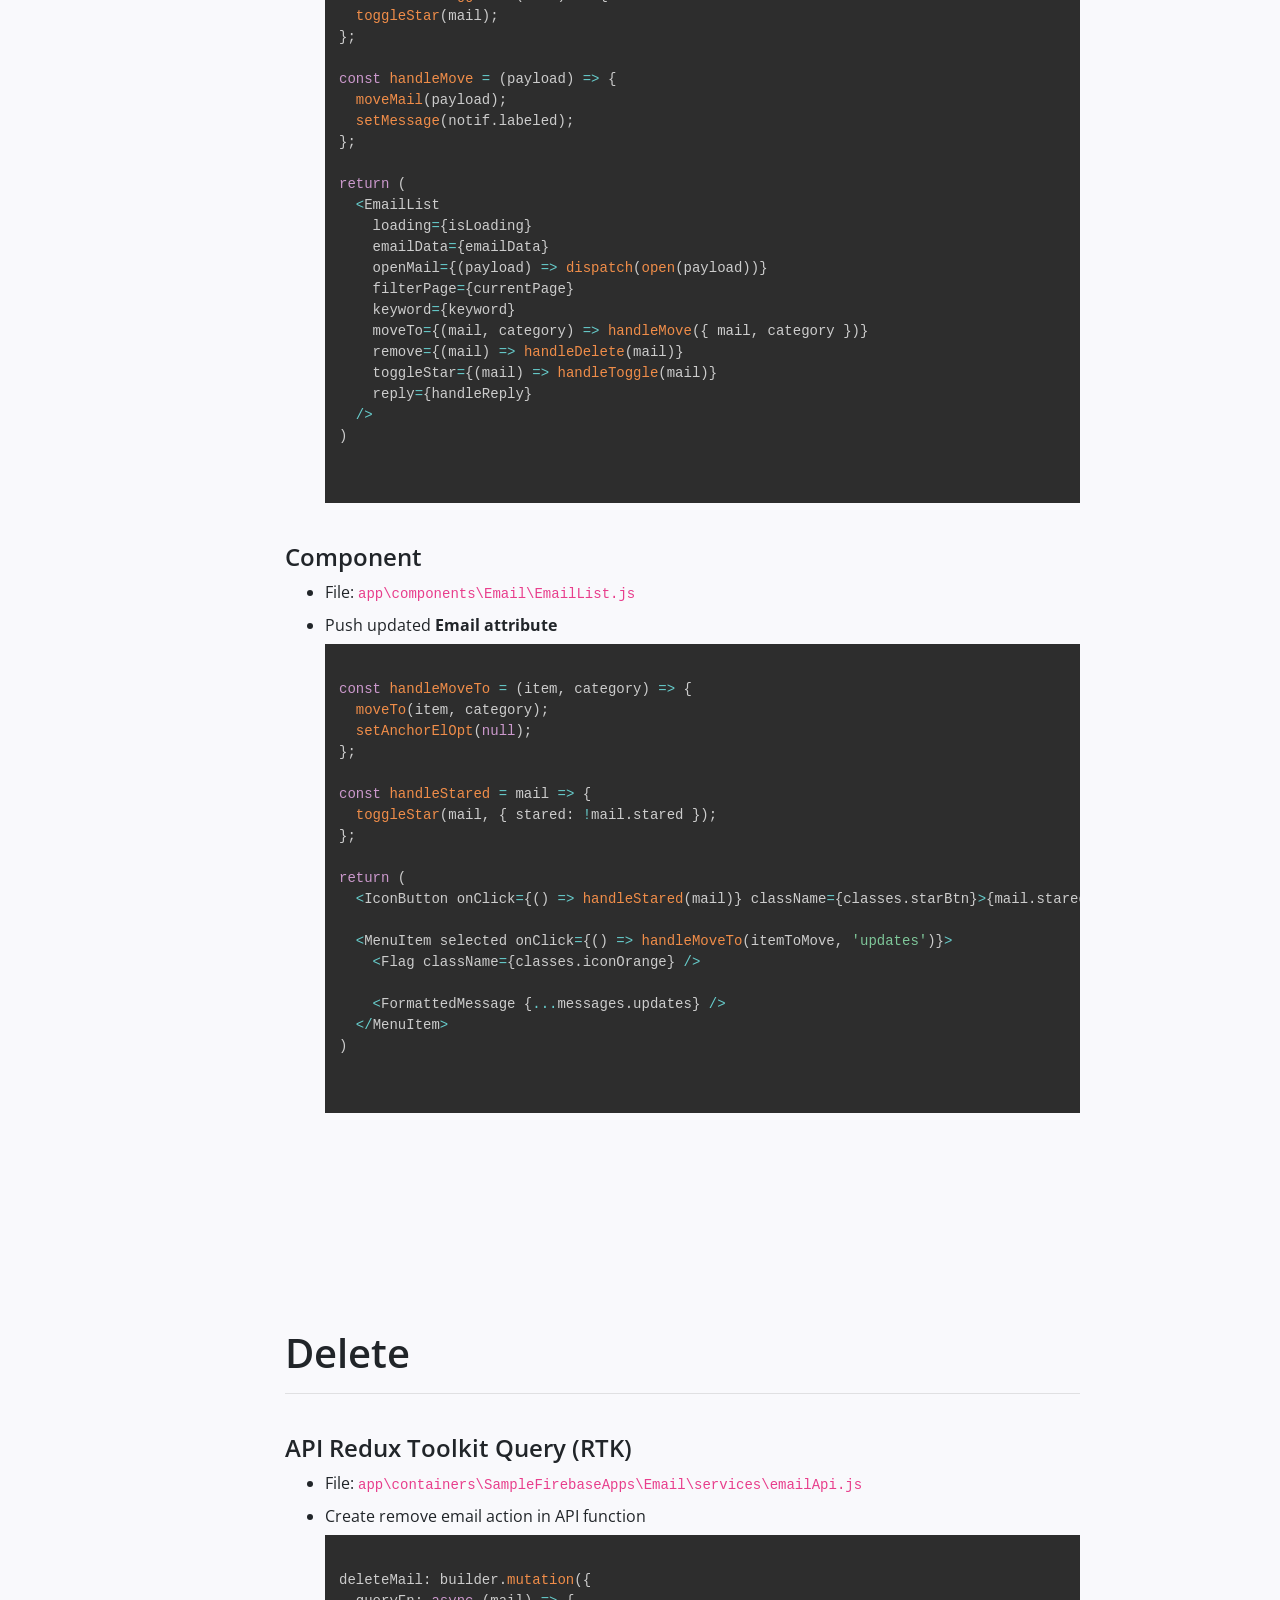
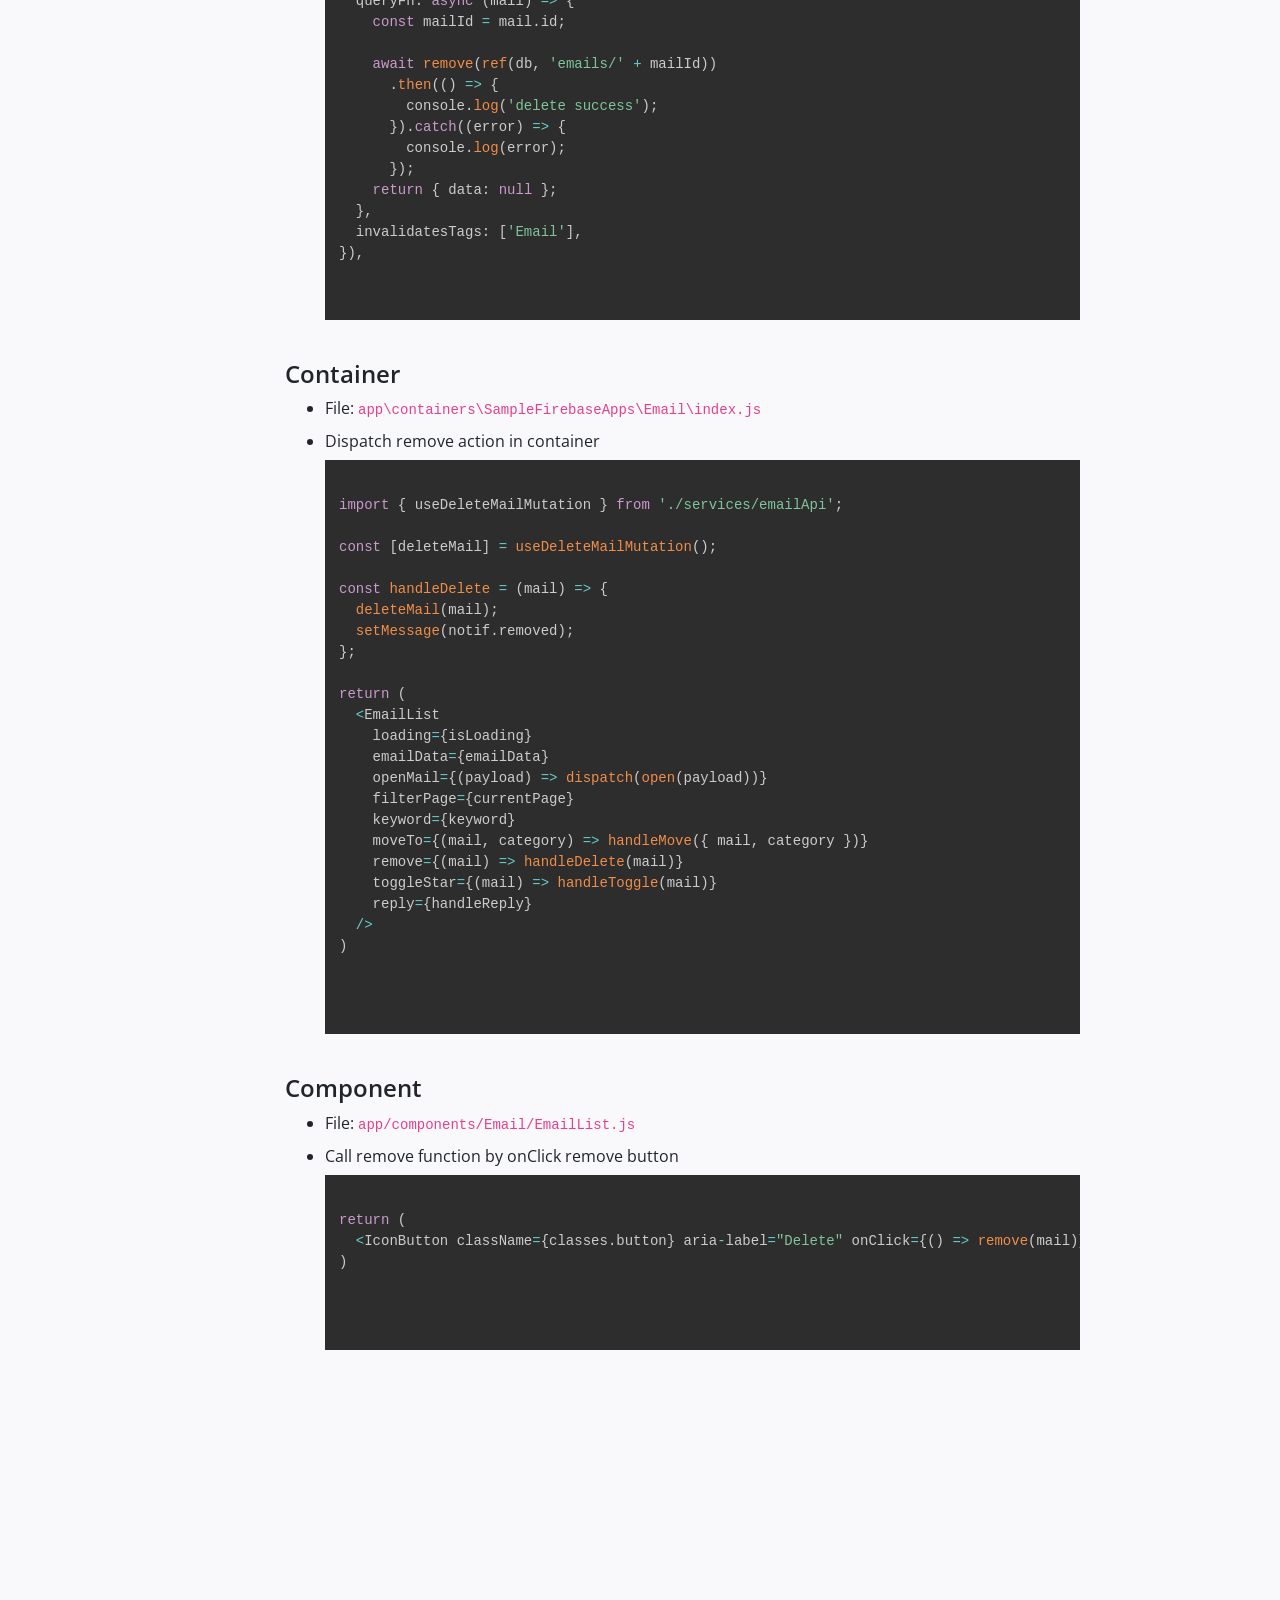
<file: code_flow/email.html>
<!DOCTYPE html>
<html lang="en">

<head>

  <meta charset="utf-8">
  <meta http-equiv="X-UA-Compatible" content="IE=edge">
  <meta name="viewport" content="width=device-width, shrink-to-fit=no, initial-scale=1">
  <meta name="description" content="">
  <meta name="author" content="">
  <link rel="shortcut icon" href="./favicon.ico" type="image/x-icon">
  <link rel="icon" href="../favicon.ico" type="image/x-icon">
  <title>Enlite Prime - Email Documentation</title>

  <link href="https://fonts.googleapis.com/css?family=Open+Sans:400,600,700" rel="stylesheet">

  <!-- Bootstrap Core CSS -->
  <link href="../css/bootstrap.css" rel="stylesheet">

  <!-- Syntax Hightlighter CSS -->
  <link href="../css/prism.css" rel="stylesheet">

  <!-- Custom CSS -->
  <link href="../css/style.css" rel="stylesheet">

  <!-- HTML5 Shim and Respond.js IE8 support of HTML5 elements and media queries -->
  <!-- WARNING: Respond.js doesn't work if you view the page via file:// -->
  <!--[if lt IE 9]>
        <script src="https://oss.maxcdn.com/libs/html5shiv/3.7.0/html5shiv.js"></script>
        <script src="https://oss.maxcdn.com/libs/respond.js/1.4.2/respond.min.js"></script>
    <![endif]-->

</head>

<body>
  <div id="wrapper" class="toggled">
    <!-- Sidebar -->
    <div id="sidebar-wrapper">
      <ul class="sidebar-nav">
        <li class="sidebar-brand">
          <a href="#" class="logo">
                        <img src="../images/logo.png" alt="logo" />
                    </a>
        </li>
        <li class="sidebar-brand">
          <h4>Email</h4>
        </li>
        <li>
          <a href="#diagram" class="cur">Email Diagram</a>
        </li>
        <li>
          <a href="#read" class="cur">Read/Fetch</a>
        </li>
        <li>
          <a href="#create">Create (Send)</a>
        </li>
        <li>
          <a href="#update">Update</a>
        </li>
        <li>
          <a href="#delete">Delete</a>
        </li>
      </ul>
      <a class="back" href="../index.html"><i class="glyphicon glyphicon-arrow-left"></i> Back to Main Docs</a>
      <span class="copy">&copy; Copyright 2019 - Enlite Prime</span>
    </div>
    <!-- /#sidebar-wrapper -->

    <!-- main content -->
    <div id="page-content-wrapper">
      <div class="container-fluid">
        <section class="row" id="read">
          <br /><br />
          <div class="col-lg-10">
            <h1>Read / Fetch</h1>
            <hr />
            <br />
            <h4>API Redux Toolkit Query (RTK)</h4>
            <ul>
              <li>File: <code>app\containers\SampleFirebaseApps\Email\services\emailApi.js</code></li>
              <li>
                Call load fetch action in API function
                <pre>
                  <code class="language-js">
fetchMails: builder.query({
  queryFn: async () => {
    const emailRef = child(dbRef, 'emails/');
    const querySnapshot = await get(emailRef).then((snapshot) => {
      if (snapshot.exists()) {
        return snapshot.val();
      }
      return false;
    }).catch((error) => error);

    const emails = Object.keys(querySnapshot).map(key => ({
      id: key,
      ...querySnapshot[key]
    }));
    return { data: emails.reverse() };
  },
  providesTags: ['Email'],
}),
                  </code>
                </pre>
              </li>
              <li>
                Refetch data changes
                <pre>
                  <code class="language-js">
refetchEmail: builder.mutation({
  queryFn: async () => ({
    data: null
  }),
  invalidatesTags: ['Email'],
}),

                  </code>
                </pre>
              </li>
            </ul>
            <br />
            <h4>Reducer/Slice</h4>
            <ul>
              <li>File: <code>app\containers\SampleFirebaseApps\Email\slice\emailSlice.js</code></li>
              <li>
                Set local state to load items in front-end side
                <pre>
                  <code class="language-js">
fetchData: (state, action) => {
  const items = action.payload;
  state.inbox = items;
},
                  </code>
                </pre>
              </li>
            </ul>
            <br />
            <h4>Container</h4>
            <ul>
              <li>File: <code>\app\containers\SampleFirebaseApps\Email\index.js</code></li>
              <li>
                Load state data to container
                <pre>
                  <code class="language-js">
import { useFetchMailsQuery } from './services/emailApi';                  
import { fetchData } from './reducers/emailSlice';                  

const emailData = useSelector(state => state.emailFb.inbox);

const { data, isLoading } = useFetchMailsQuery();

const dispatch = useDispatch();

useEffect(() => {
  dispatch(fetchData(data));
}, [data]);
  
return {
  &lt;EmailList
    loading={isLoading}
    emailData={emailData}
    openMail={(payload) => dispatch(open(payload))}
    filterPage={currentPage}
    keyword={keyword}
    moveTo={(mail, category) => handleMove({ mail, category })}
    remove={(mail) => handleDelete(mail)}
    toggleStar={(mail) => handleToggle(mail)}
    reply={handleReply}
  /&gt;
}
                  </code>
                </pre>
              </li>
            </ul>
            <br />
            <h4>Components</h4>
            <ul>
              <li>File: <code>app\components\Email\EmailList.js</code></li>
              <li>
                Populate <strong>emailData</strong> prop as dataArray to component
                <pre>
                  <code class="language-js">
const getItem = dataArray => dataArray.map(data => {
  const renderHTML = { __html: mail.content };
  if (mail.subject.toLowerCase().indexOf(keyword) === -1) {
    return false;
  }
  return (
    &lt;ExpansionPanel className={classes.emailList} key={mail.id} onChange={() =&gt; openMail(mail)}&gt;
      &lt;ExpansionPanelSummary className={classes.emailSummary} expandIcon={&lt;ExpandMoreIcon /&gt;}&gt;
        &lt;div className={classes.fromHeading}&gt;
          &lt;Tooltip id="tooltip-mark" title={intl.formatMessage(messages.stared)}&gt;
            &lt;IconButton onClick={() =&gt; this.handleStared(mail)} className={classes.starBtn}&gt;{mail.stared ? (&lt;Star className={classes.iconOrange} /&gt;) : (&lt;StarBorder /&gt;) }&lt;/IconButton&gt;
          &lt;/Tooltip&gt;
          {mail.category !== 'spam'
            ? (&lt;Avatar alt="avatar" src={mail.avatar} className={classes.avatar} /&gt;)
            : (&lt;Avatar alt="avatar" className={classes.avatar}&gt;&lt;ReportIcon /&gt;&lt;/Avatar&gt;)
          }
          &lt;Typography className={classes.heading}&gt;
            {mail.category === 'sent' && ('To ')}
            {mail.name}
            &lt;Typography variant="caption"&gt;{mail.date}&lt;/Typography&gt;
          &lt;/Typography&gt;
        &lt;/div&gt;
        &lt;div className={classes.column}&gt;
          &lt;Typography className={classes.secondaryHeading} noWrap&gt;{mail.subject}&lt;/Typography&gt;
          {getCategory(mail.category)}
        &lt;/div&gt;
      &lt;/ExpansionPanelSummary&gt;
      &lt;ExpansionPanelDetails className={classes.details}&gt;
        &lt;section&gt;
          &lt;div className={classes.topAction}&gt;
            &lt;Typography className={classes.headMail}&gt;
              {mail.category !== 'sent' && (
                &lt;Fragment&gt;
                  &lt;FormattedMessage {...messages.from} /&gt;
                  &nbsp;
                  {mail.name}
                  &nbsp;to me
                &lt;/Fragment&gt;
              )}
            &lt;/Typography&gt;
            &lt;div className={classes.opt}&gt;
              &lt;Tooltip id="tooltip-mark" title={intl.formatMessage(messages.stared)}&gt;
                &lt;IconButton onClick={() =&gt; this.handleStared(mail)}&gt;{mail.stared ? (&lt;Star className={classes.iconOrange} /&gt;) : (&lt;StarBorder /&gt;) }&lt;/IconButton&gt;
              &lt;/Tooltip&gt;
              &lt;Tooltip id="tooltip-mark" title={intl.formatMessage(messages.mark_to)}&gt;
                &lt;IconButton
                  className={classes.button}
                  aria-label="mark"
                  aria-owns={anchorElOpt ? 'long-menu' : null}
                  aria-haspopup="true"
                  onClick={(event) =&gt; this.handleClickOpt(event, mail)}
                &gt;
                  &lt;Bookmark /&gt;
                &lt;/IconButton&gt;
              &lt;/Tooltip&gt;
              &lt;Tooltip id="tooltip-mark" title={intl.formatMessage(messages.remove)}&gt;
                &lt;IconButton className={classes.button} aria-label="Delete" onClick={() =&gt; remove(mail)}&gt;&lt;Delete /&gt;&lt;/IconButton&gt;
              &lt;/Tooltip&gt;
            &lt;/div&gt;
          &lt;/div&gt;
          &lt;div className={classes.emailContent}&gt;
            &lt;Typography variant="h6" gutterBottom&gt;{mail.subject}&lt;/Typography&gt;
            &lt;article dangerouslySetInnerHTML={renderHTML} /&gt;
          &lt;/div&gt;
        &lt;/section&gt;
      &lt;/ExpansionPanelDetails&gt;
      &lt;Divider /&gt;
      &lt;ExpansionPanelActions&gt;
        &lt;div className={classes.action}&gt;
          &lt;Button size="small"&gt;
            &lt;FormattedMessage {...messages.forward} /&gt;
          &lt;/Button&gt;
          &lt;Button size="small" color="secondary" onClick={() =&gt; reply(mail)}&gt;
            &lt;FormattedMessage {...messages.reply} /&gt;
          &lt;/Button&gt;
        &lt;/div&gt;
      &lt;/ExpansionPanelActions&gt;
    &lt;/ExpansionPanel&gt;
  );
});
                  </code>
                </pre>
              </li>
            </ul>
          </div>
        </section>
        <section class="row" id="create">
          <br /><br />
          <div class="col-lg-10">
            <h1>Create (Send)</h1>
            <hr />
            <br />
            <h4>API Redux Toolkit Query (RTK)</h4>
            <ul>
              <li>File: <code>app\containers\SampleFirebaseApps\Email\services\emailApi.js</code></li>
              <li>
                Create send email action in API function
                <pre>
                  <code class="language-js">
sendMail: builder.mutation({
  queryFn: async (payload) => {
    const { name, subject, content } = payload;
    const newMail = buildMessage(name, subject, content);
    const mailId = (+new Date() + Math.floor(Math.random() * 999999)).toString(36);

    set(ref(db, 'emails/' + mailId), newMail);
    return { data: null };
  },
  invalidatesTags: ['Email'],
}),     
                  </code>
                </pre>
              </li>
            </ul>
            <br />
            <h4>Reducer/Slice</h4>
            <ul>
              <li>File: <code>app\containers\SampleFirebaseApps\Email\slice\emailSlice.js</code></li>
              <li>
                Set local state to update UI changes
                <pre>
                  <code class="language-js">
send: (state) => {
  state.selectedMail = '';
  state.openFrm = false;
}, 
                  </code>
                </pre>
              </li>
            </ul>
            <br />
            <h4>Container</h4>
            <ul>
              <li>File: <code>app\containers\SampleFirebaseApps\Email\index.js</code></li>
              <li>
                Dispatch send action in container
                <pre>
                  <code class="language-js">
import { useSendMailMutation } from './services/emailApi';    
import { send } from './reducers/emailSlice';    

const [sendMail, { isLoading: sendingMail }] = useSendMailMutation();

const handleSend = (payload) => {
  sendMail(payload);
  dispatch(send());
  setMessage(notif.sent);
};

return (
  &lt;ComposeEmail
    to={field.to}
    subject={field.subject}
    compose={handleCompose}
    validMail={validMail}
    sendEmail={(payload) => handleSend(payload)}
    inputChange={(e, name) => handleChange(e, name)}
    open={openFrm}
    closeForm={() => dispatch(discard())}
    processing={sendingMail}
  /&gt;
)
                  </code>
                </pre>
              </li>
            </ul>
            <br />
            <h4>Component</h4>
            <ul>
              <li>File: <code>app\components\Email\ComposeEmail.js</code></li>
              <li>
                Send email values by onClick send button
                <pre>
                  <code class="language-js">
handleSend = message => {
  const { sendEmail } = this.props;
  sendEmail(message);
  this.setState({ emailContent: '', files: [] });
};

return (
  &lt;Button
    variant="contained"
    color="secondary"
    type="button"
    disabled={!to || !subject || processing}
    onClick={() =&gt; handleSend(newData)}
  &gt;
    {processing && &lt;CircularProgress size={24} className={classes.buttonProgress} /&gt;}
    &lt;FormattedMessage {...messages.send} /&gt;
    &nbsp;
    &lt;Send className={classes.sendIcon} /&gt;
  &lt;/Button&gt;
)
                  </code>
                </pre>
              </li>
            </ul>
          </div>
        </section>
        <section class="row" id="update">
          <br /><br />
          <div class="col-lg-10">
            <h1>Update</h1>
            <hr />
            <br />
            <h4>API Redux Toolkit Query (RTK)</h4>
            <ul>
              <li>File: <code>app\containers\SampleFirebaseApps\Email\services\emailServices.js</code></li>
              <li>
                Create update email action in API function
                <pre>
                  <code class="language-js">
toggleStar: builder.mutation({
  queryFn: async (mail) => {
    const updates = {};
    updates['/emails/' + mail.id] = { ...mail, stared: !mail.stared };
    update(ref(db), updates);

    return { data: null };
  },
  invalidatesTags: ['Email'],
}),
moveMail: builder.mutation({
  queryFn: async (payload) => {
    const { mail, category } = payload;
    const updates = {};

    updates['/emails/' + mail.id] = { ...mail, category };
    await update(ref(db), updates)
      .then(() => {
        console.log('changes success');
      }).catch((error) => {
        console.log(error);
      });

    return { data: null };
  },
  invalidatesTags: ['Email'],
})
                  </code>
                </pre>
              </li>
            </ul>
            <br />
            <h4>Container</h4>
            <ul>
              <li>File: <code>app\containers\SampleFirebaseApps\Email\index.js</code></li>
              <li>
                Dispatch update action in container.
                <pre>
                  <code class="language-js">
import { useToggleStarMutation, useMoveMailMutation } from './services/emailApi';

const [toggleStar] = useToggleStarMutation();
const [moveMail] = useMoveMailMutation();

const handleToggle = (mail) => {
  toggleStar(mail);
};

const handleMove = (payload) => {
  moveMail(payload);
  setMessage(notif.labeled);
};

return (
  &lt;EmailList
    loading={isLoading}
    emailData={emailData}
    openMail={(payload) => dispatch(open(payload))}
    filterPage={currentPage}
    keyword={keyword}
    moveTo={(mail, category) => handleMove({ mail, category })}
    remove={(mail) => handleDelete(mail)}
    toggleStar={(mail) => handleToggle(mail)}
    reply={handleReply}
  /&gt;
)
                  </code>
                </pre>
              </li>
            </ul>
            <br />
            <h4>Component</h4>
            <ul>
              <li>File: <code>app\components\Email\EmailList.js</code></li>
              <li>
                Push updated <strong>Email attribute</strong>
                <pre>
                  <code class="language-js">
const handleMoveTo = (item, category) => {
  moveTo(item, category);
  setAnchorElOpt(null);
};

const handleStared = mail => {
  toggleStar(mail, { stared: !mail.stared });
};

return (
  &lt;IconButton onClick={() =&gt; handleStared(mail)} className={classes.starBtn}&gt;{mail.stared ? (&lt;Star className={classes.iconOrange} /&gt;) : (&lt;StarBorder /&gt;) }&lt;/IconButton&gt;
  
  &lt;MenuItem selected onClick={() =&gt; handleMoveTo(itemToMove, 'updates')}&gt;
    &lt;Flag className={classes.iconOrange} /&gt;
    &nbsp;
    &lt;FormattedMessage {...messages.updates} /&gt;
  &lt;/MenuItem&gt;
)
                  </code>
                </pre>
              </li>
            </ul>
          </div>
        </section>
        <section class="row" id="delete">
          <br /><br />
          <div class="col-lg-10">
            <h1>Delete</h1>
            <hr />
            <br />
            <h4>API Redux Toolkit Query (RTK)</h4>
            <ul>
              <li>File: <code>app\containers\SampleFirebaseApps\Email\services\emailApi.js</code></li>
              <li>
                Create remove email action in API function
                <pre>
                  <code class="language-js">
deleteMail: builder.mutation({
  queryFn: async (mail) => {
    const mailId = mail.id;

    await remove(ref(db, 'emails/' + mailId))
      .then(() => {
        console.log('delete success');
      }).catch((error) => {
        console.log(error);
      });
    return { data: null };
  },
  invalidatesTags: ['Email'],
}),
                  </code>
                </pre>
              </li>
            </ul>
            <br />
            <h4>Container</h4>
            <ul>
              <li>File: <code>app\containers\SampleFirebaseApps\Email\index.js</code></li>
              <li>
                Dispatch remove action in container
                <pre>
                  <code class="language-js">
import { useDeleteMailMutation } from './services/emailApi';

const [deleteMail] = useDeleteMailMutation();

const handleDelete = (mail) => {
  deleteMail(mail);
  setMessage(notif.removed);
};

return (
  &lt;EmailList
    loading={isLoading}
    emailData={emailData}
    openMail={(payload) => dispatch(open(payload))}
    filterPage={currentPage}
    keyword={keyword}
    moveTo={(mail, category) => handleMove({ mail, category })}
    remove={(mail) => handleDelete(mail)}
    toggleStar={(mail) => handleToggle(mail)}
    reply={handleReply}
  /&gt;
)

                  </code>
                </pre>
              </li>
            </ul>
            <br />
            <h4>Component</h4>
            <ul>
              <li>File: <code>app/components/Email/EmailList.js</code></li>
              <li>
                Call remove function by onClick remove button
                <pre>
                  <code class="language-js">
return (
  &lt;IconButton className={classes.button} aria-label="Delete" onClick={() =&gt; remove(mail)}&gt;&lt;Delete /&gt;&lt;/IconButton&gt;
)

                  </code>
                </pre>
              </li>
            </ul>
          </div>
        </section>
      </div>
    </div>
    <br /><br />
  </div>
  <!-- /#wrapper -->

  <!-- jQuery -->
  <script src="../js/jquery.js"></script>

  <!-- Syntax Highligher -->
  <script src="../js/prism.js"></script>

  <!-- Bootstrap Core JavaScript -->
  <script src="../js/bootstrap.bundle.js"></script>

  <!-- Jquery scrollTo -->
  <script src="../js/jquery.nav.js"></script>

  <!-- Menu Toggle Script -->
  <script>
    $(document).ready(function() {
      $('#sidebar-wrapper .sidebar-nav').onePageNav();
    });

  </script>

</body>

</html>
</file>
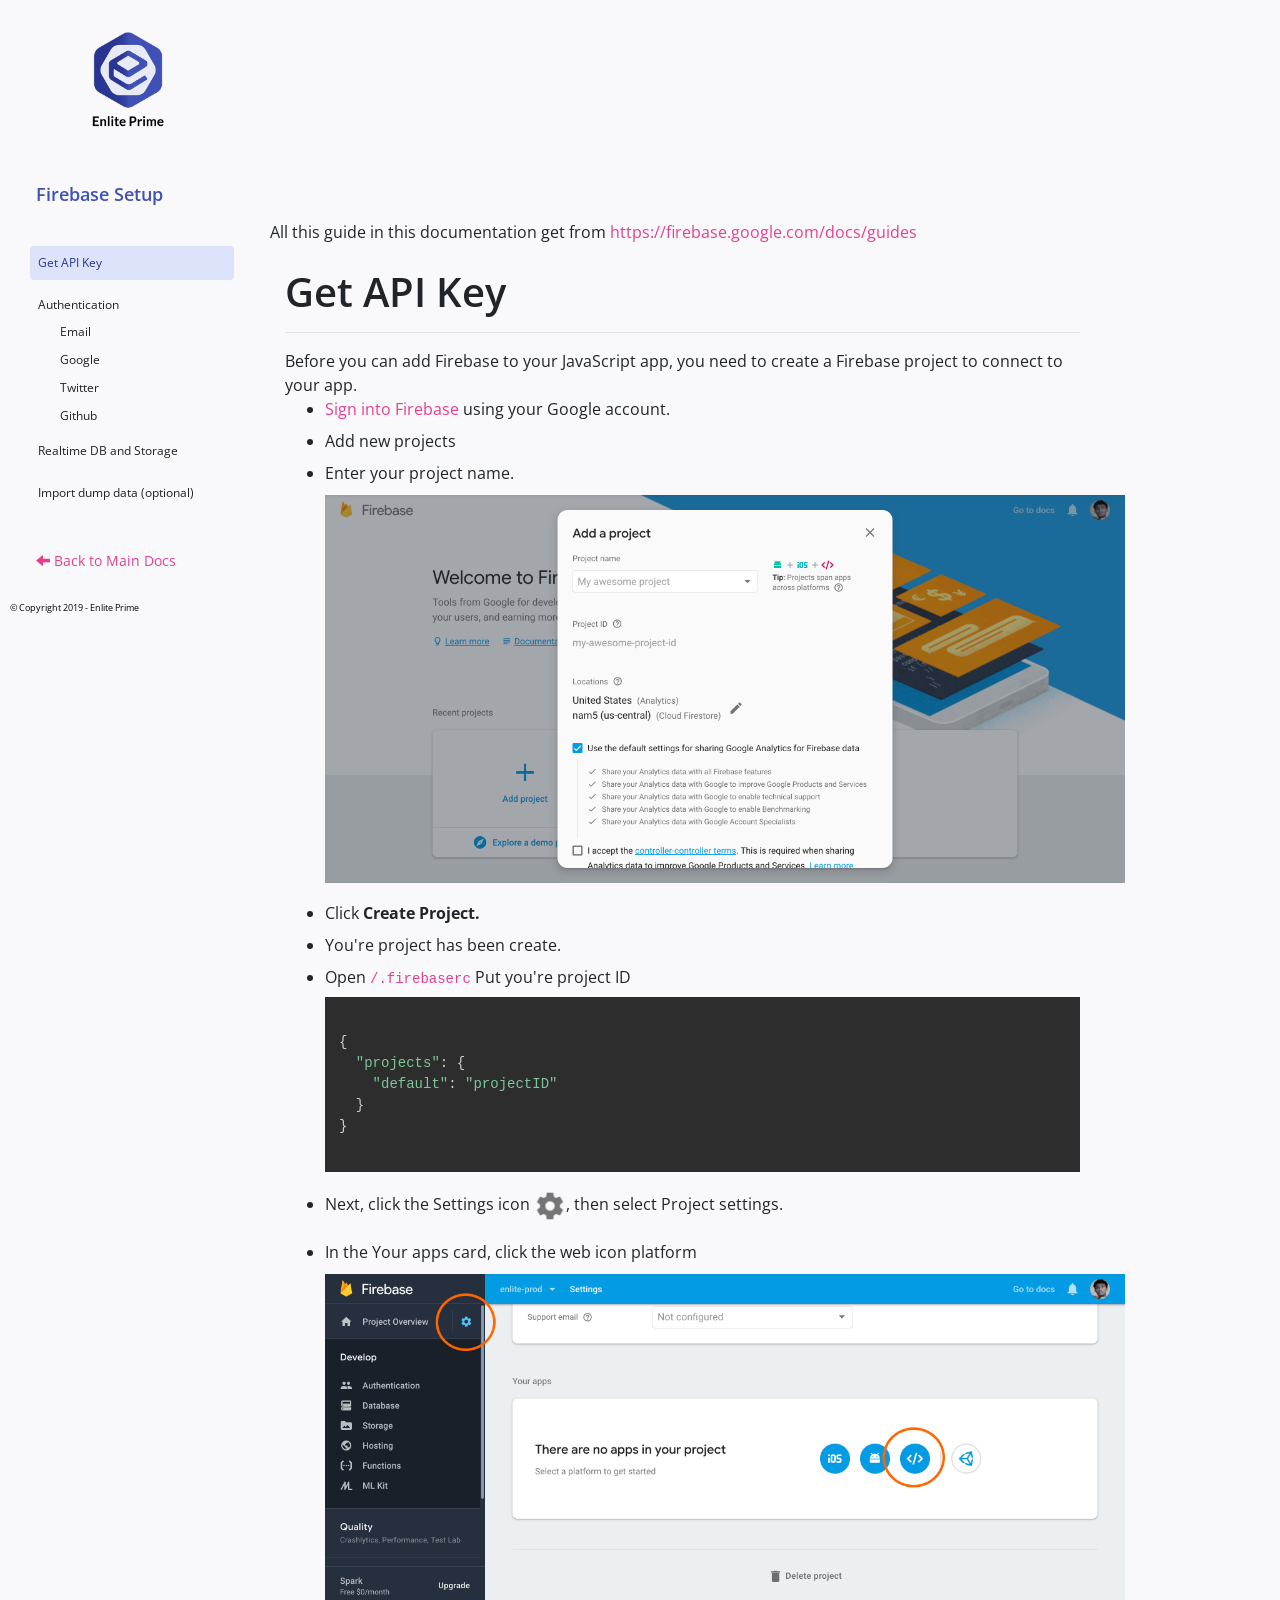
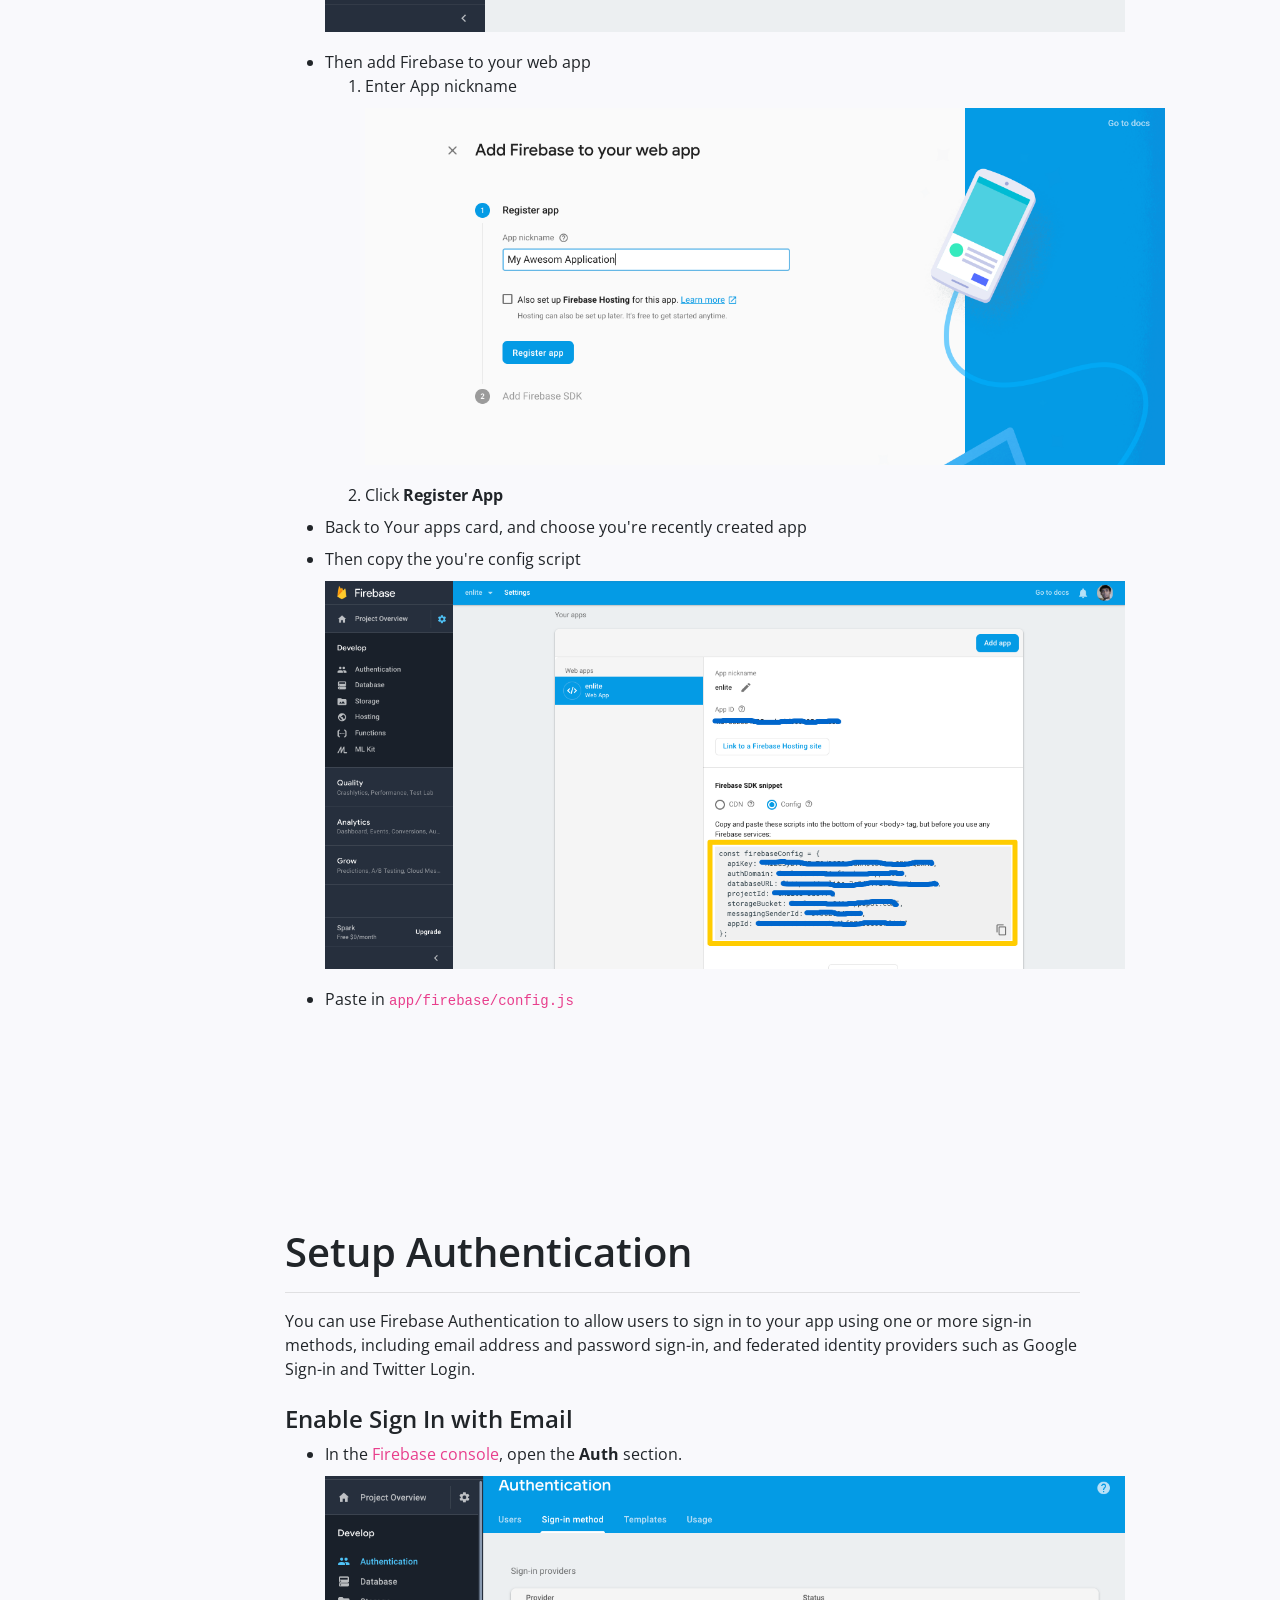
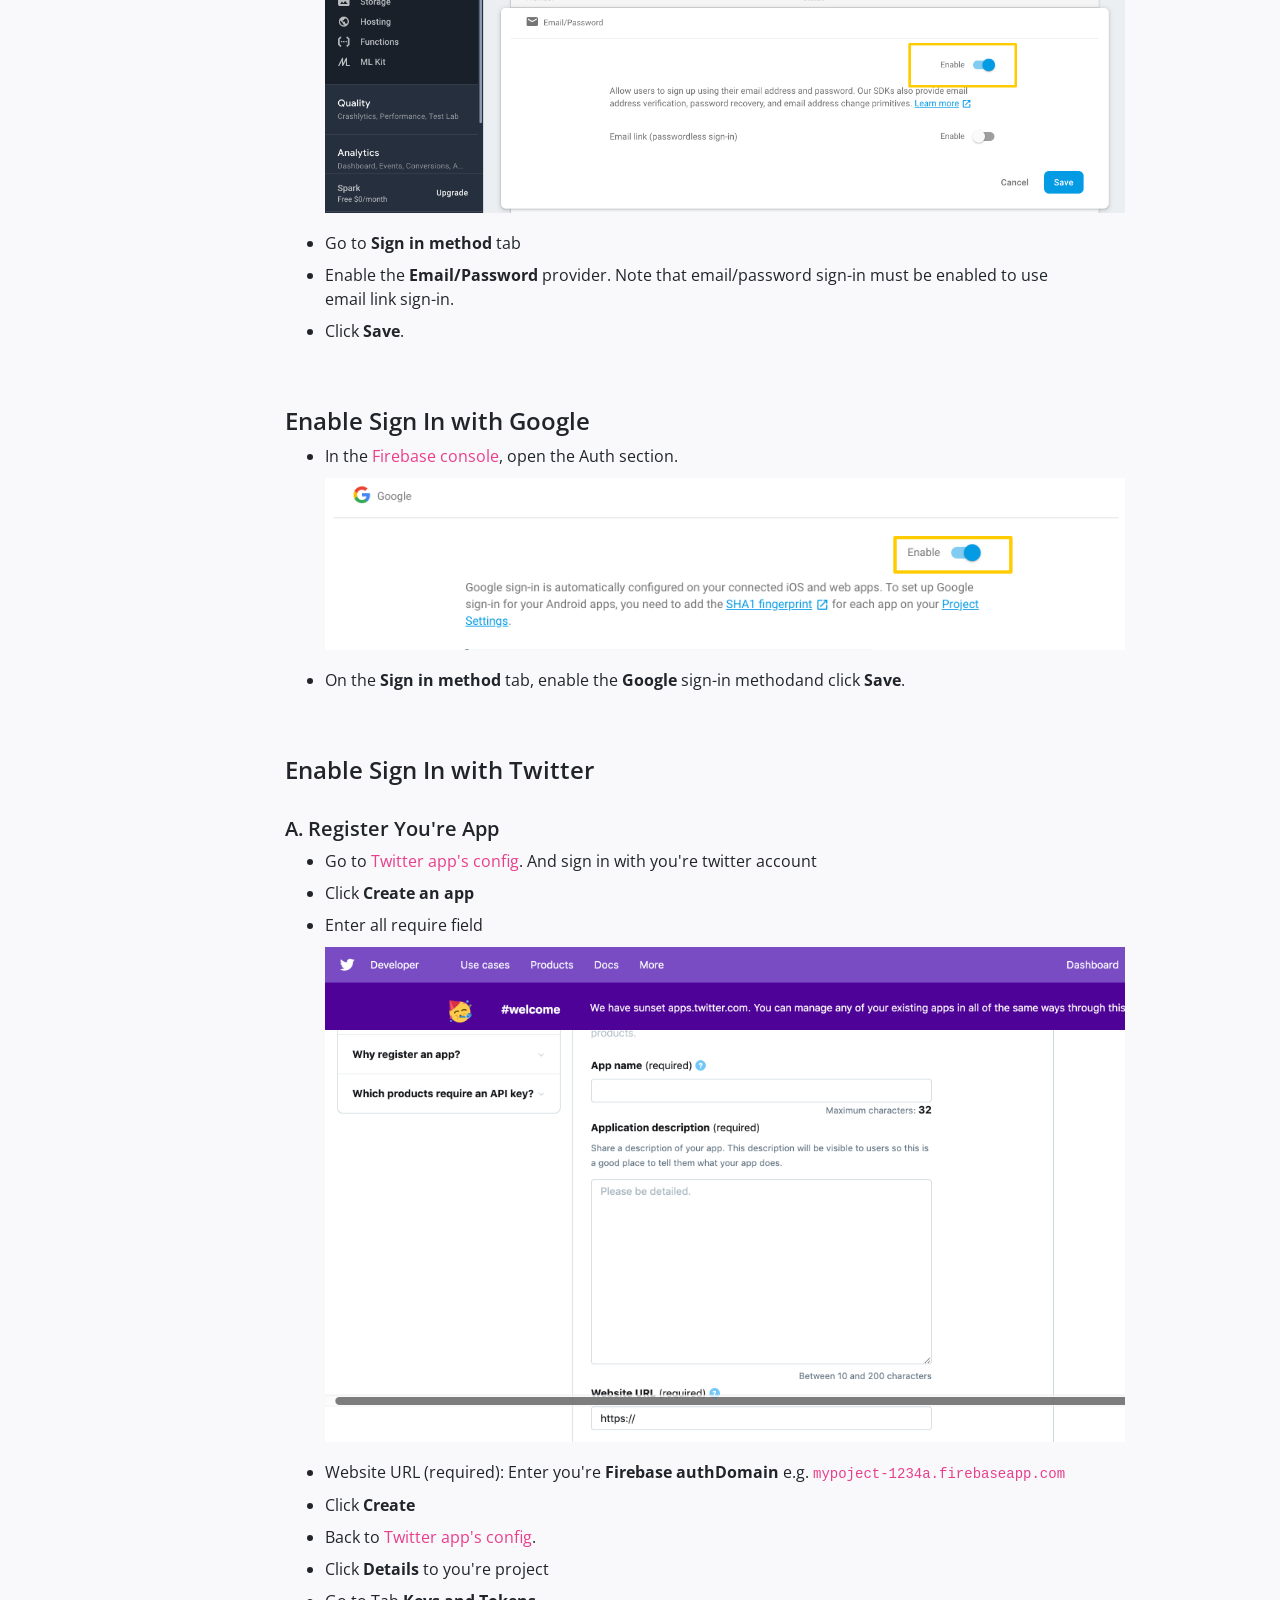
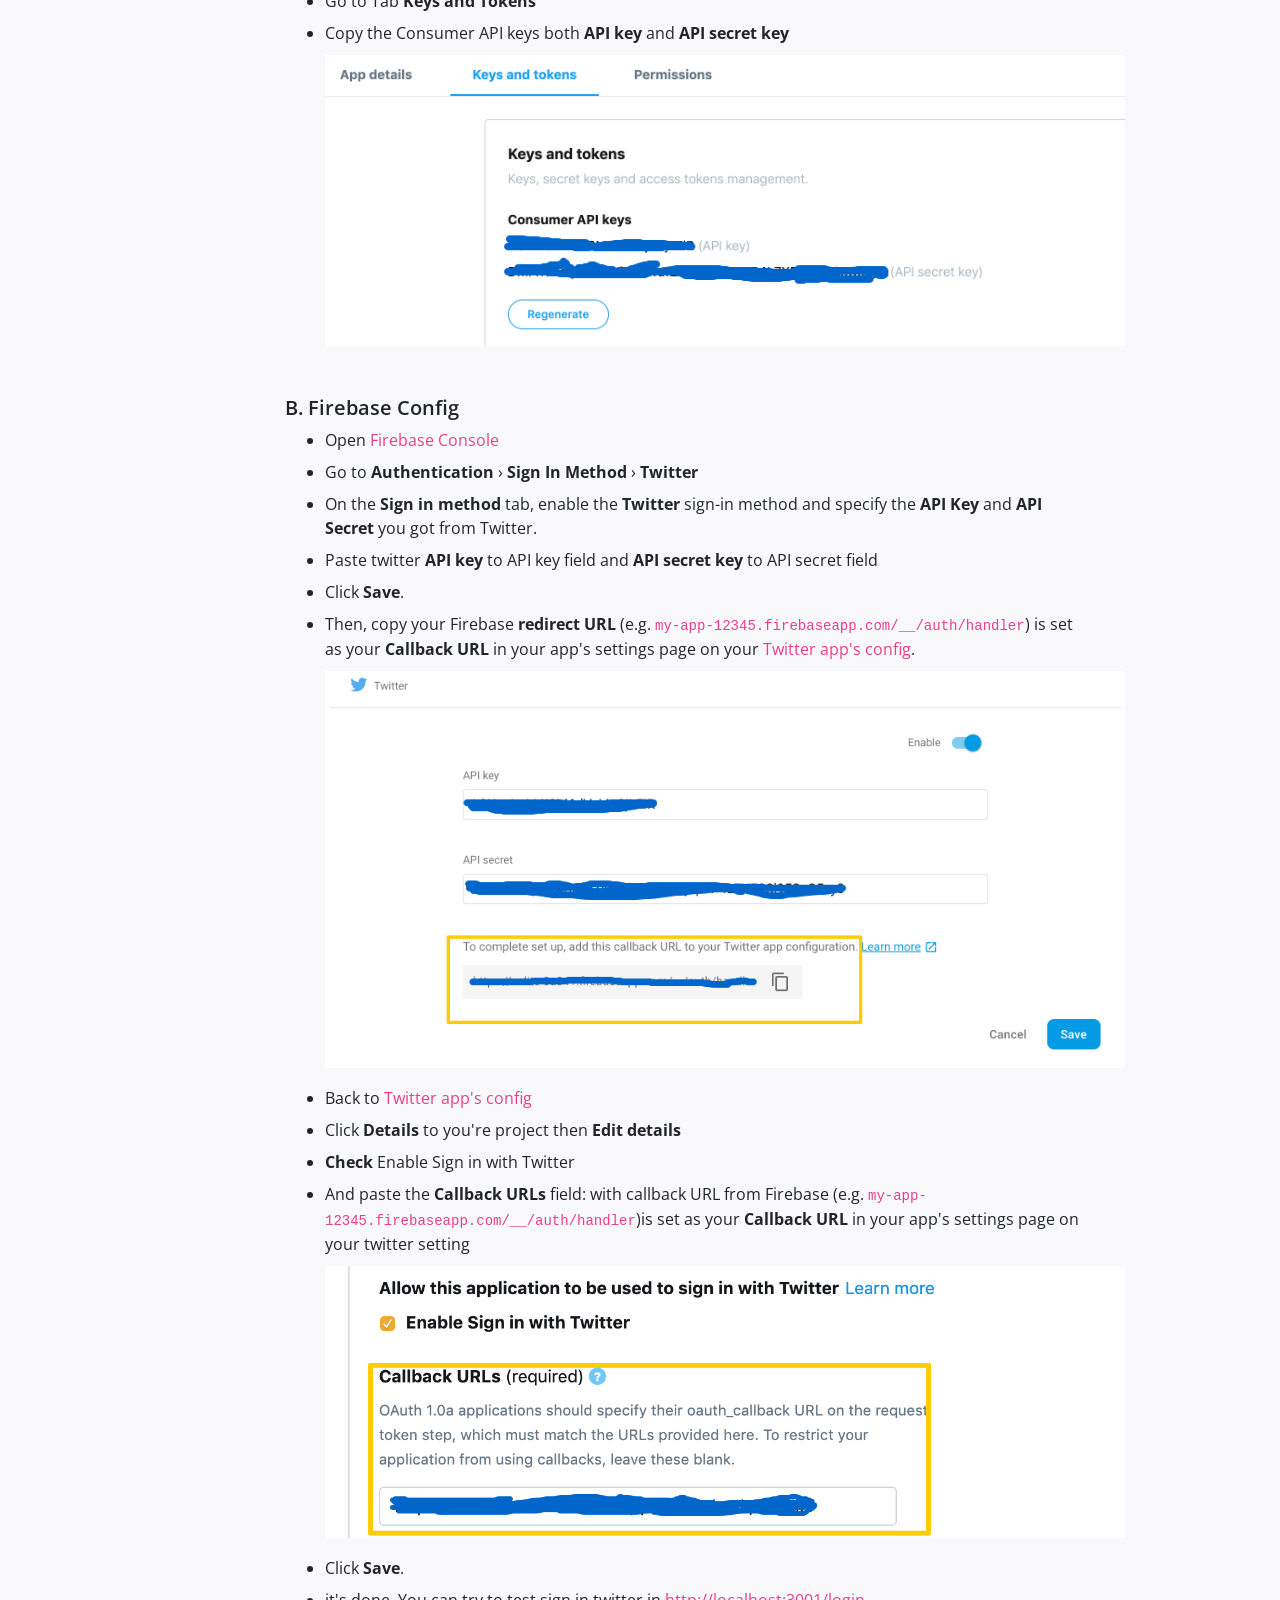
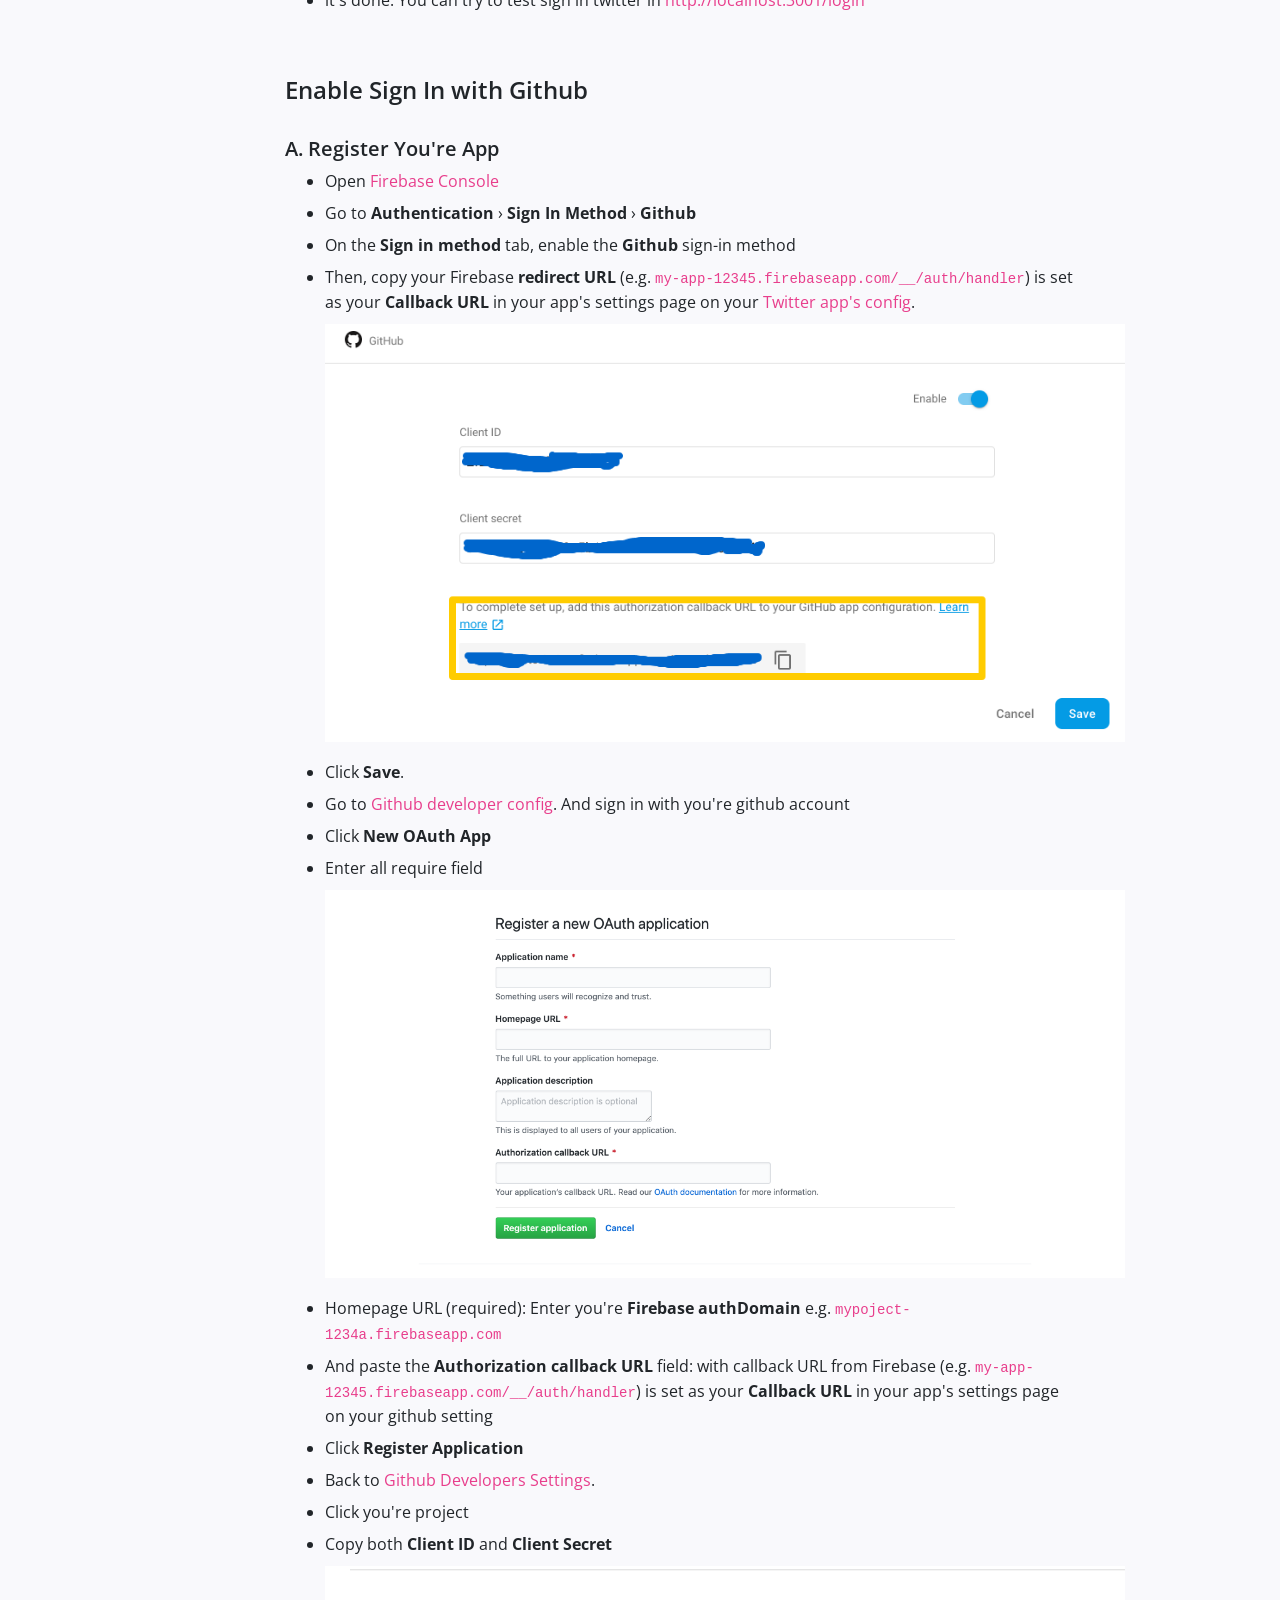
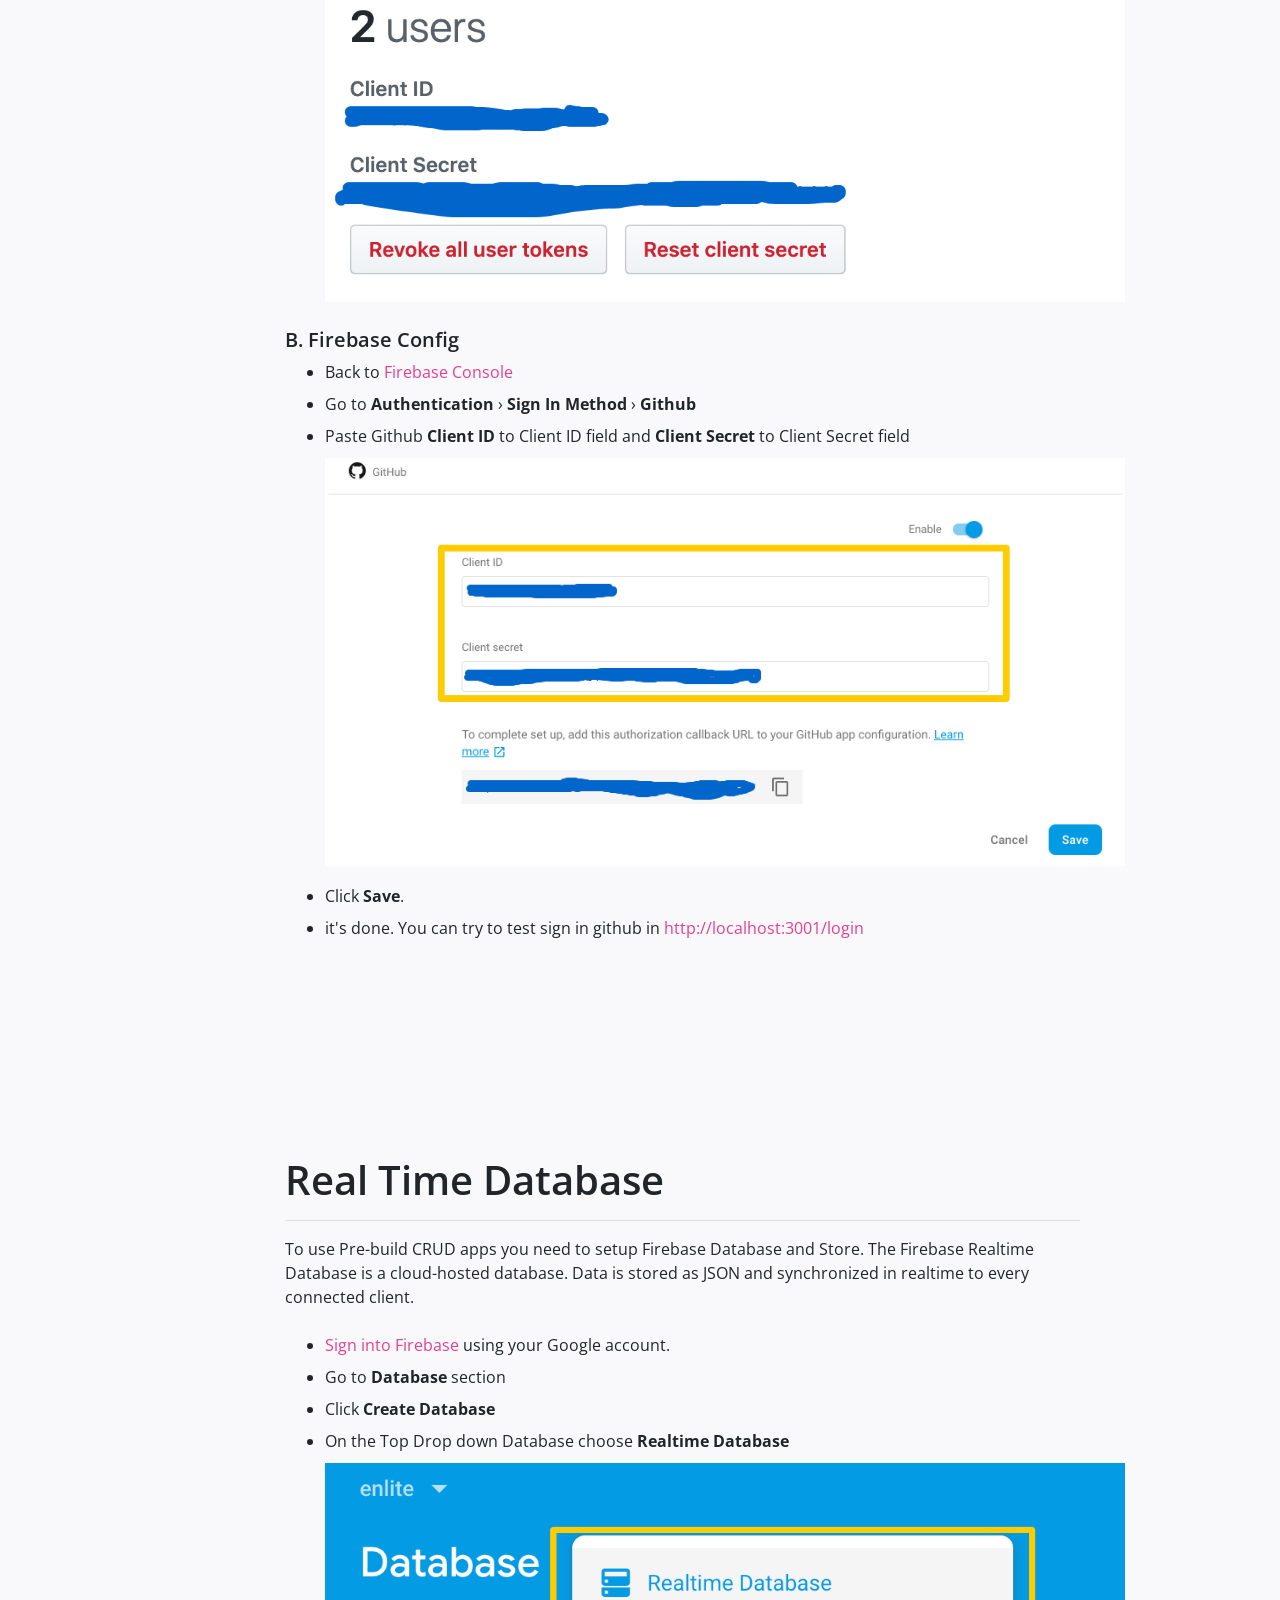
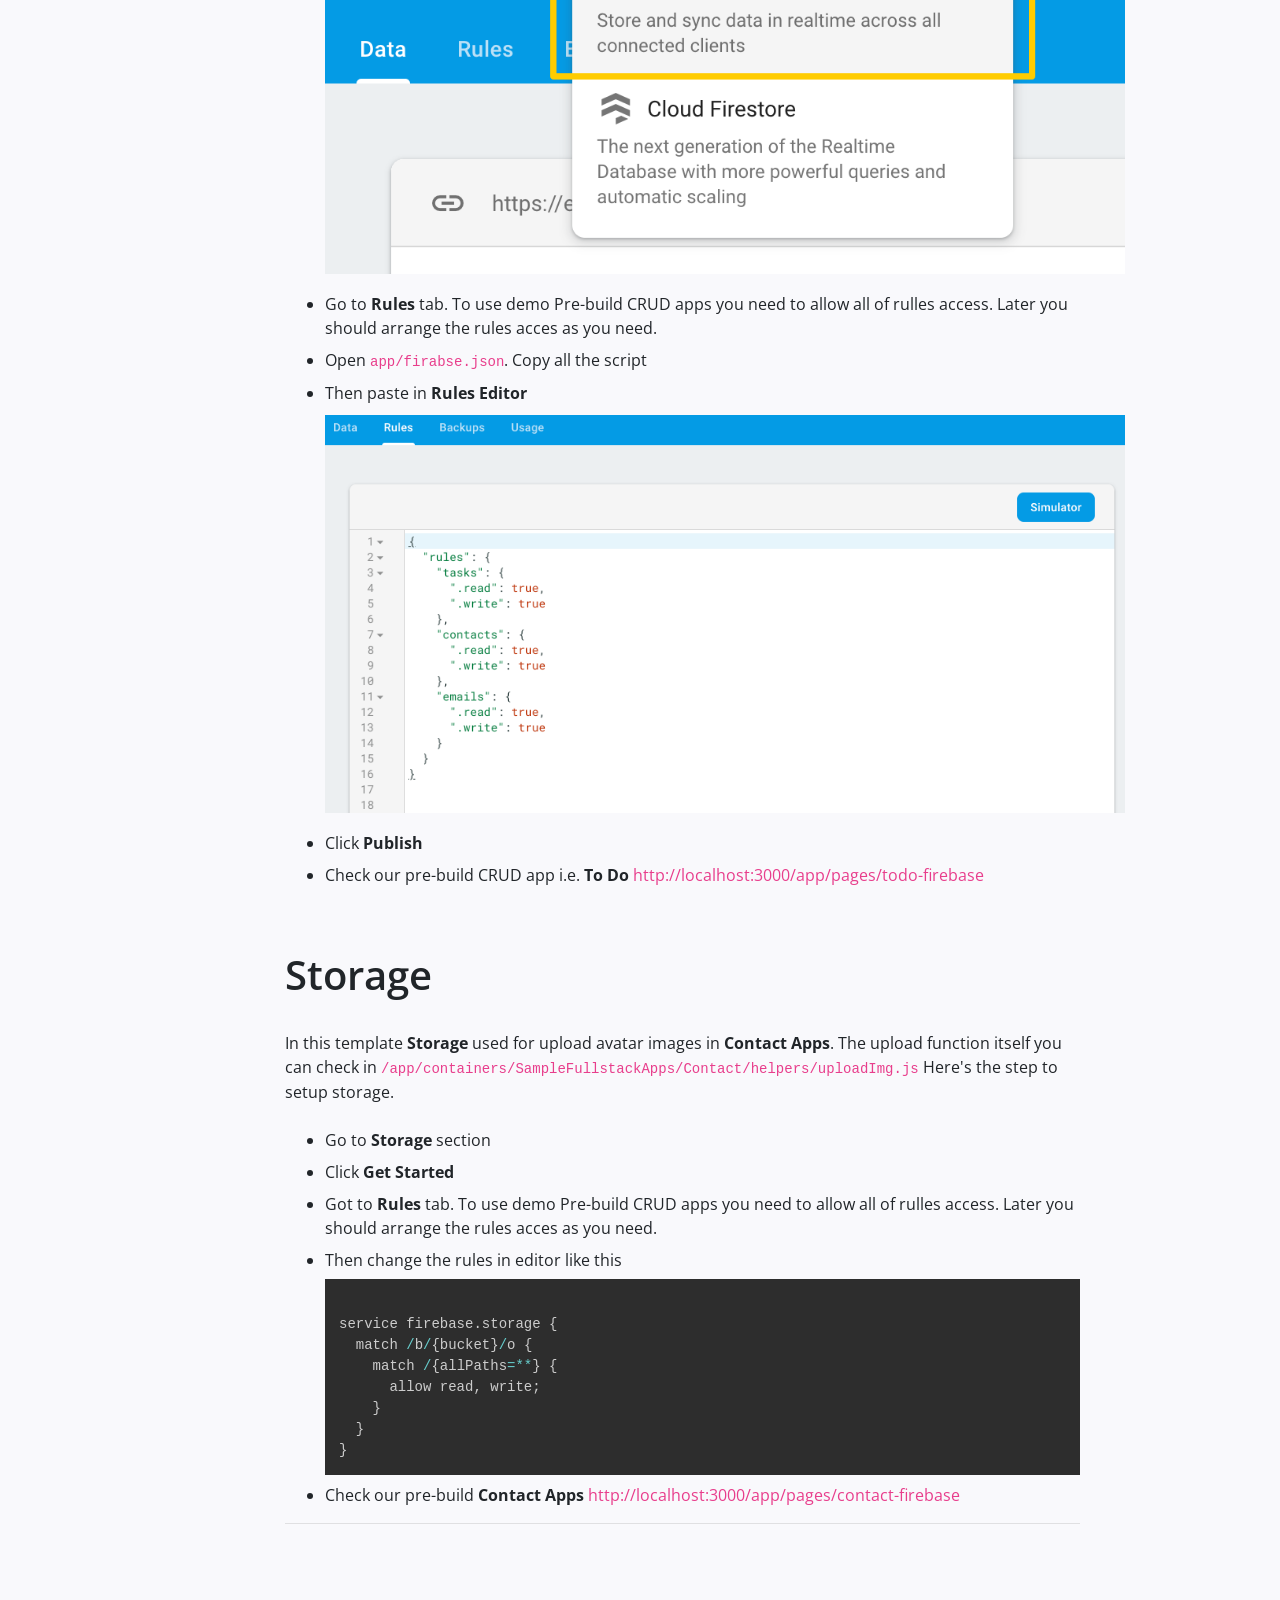
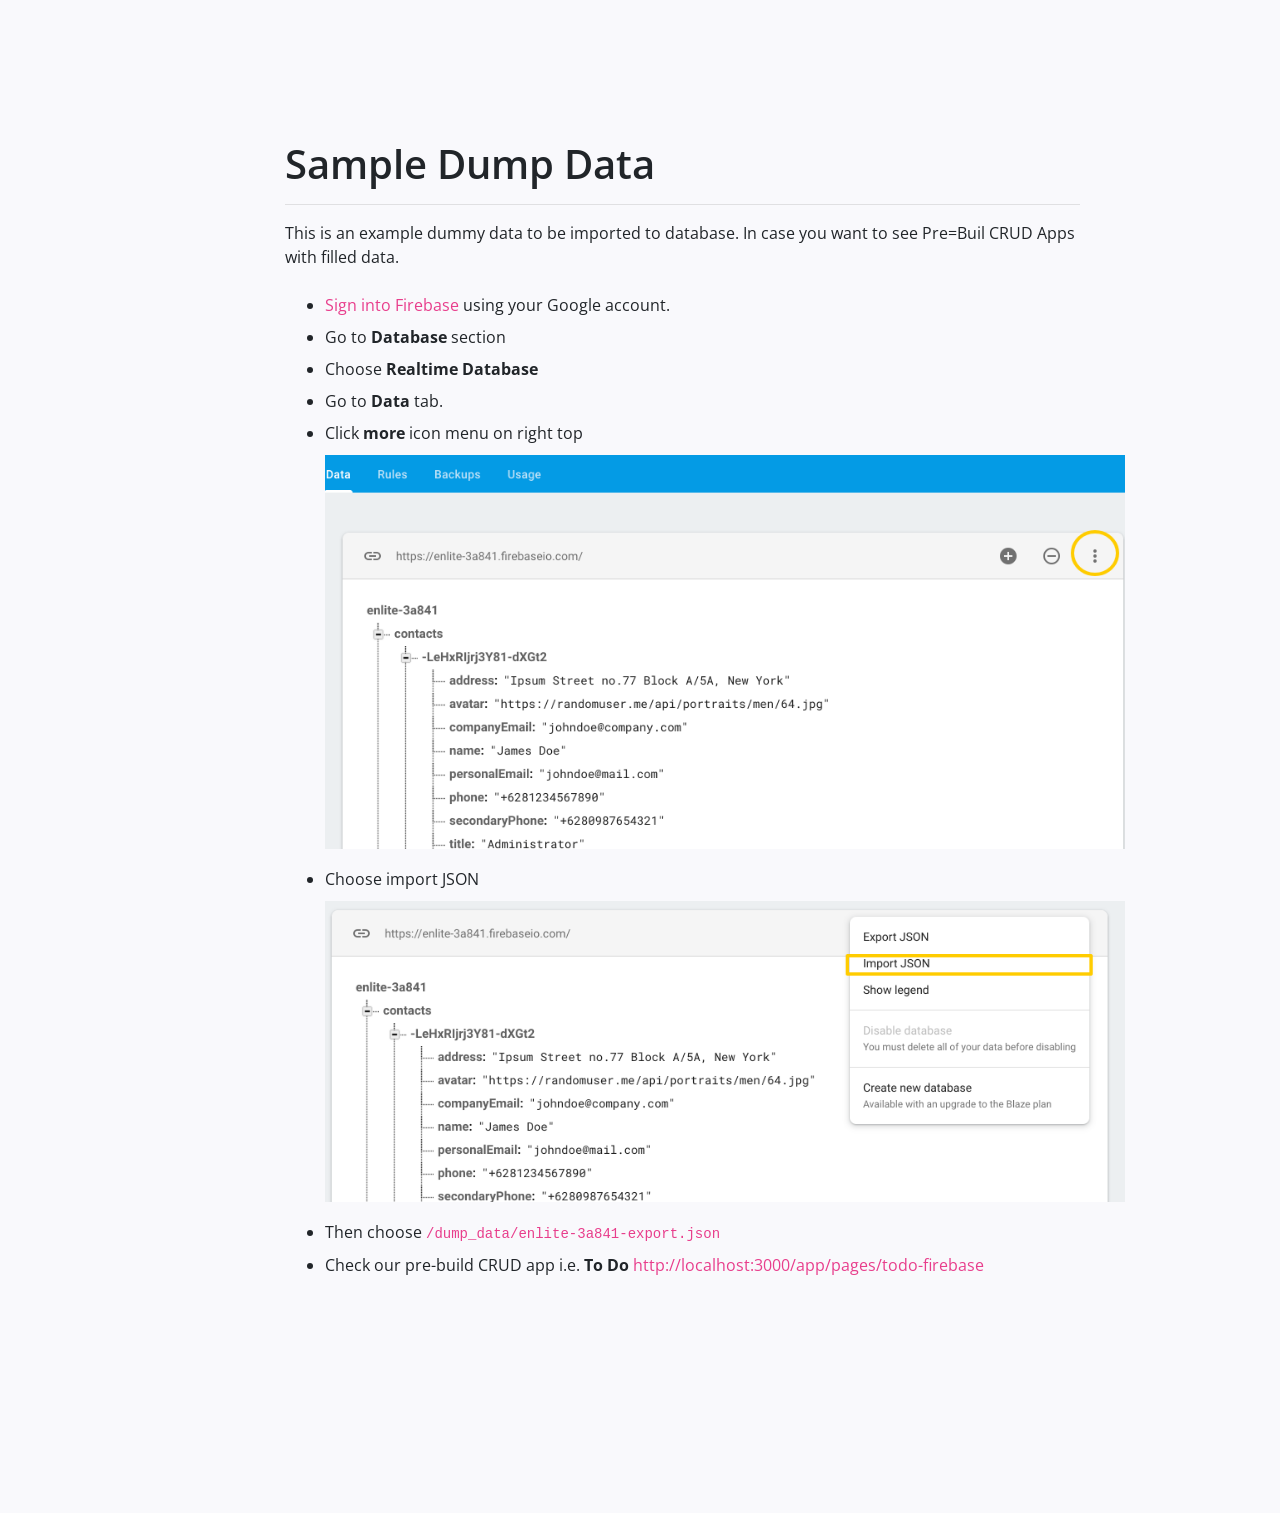
<file: code_flow/firebase.html>
<!DOCTYPE html>
<html lang="en">

<head>

    <meta charset="utf-8">
    <meta http-equiv="X-UA-Compatible" content="IE=edge">
    <meta name="viewport" content="width=device-width, shrink-to-fit=no, initial-scale=1">
    <meta name="description" content="">
    <meta name="author" content="">
    <link rel="shortcut icon" href="./favicon.ico" type="image/x-icon">
    <link rel="icon" href="../favicon.ico" type="image/x-icon">
    <title>Enlite Prime - Firebase Documentation</title>

    <link href="https://fonts.googleapis.com/css?family=Open+Sans:400,600,700" rel="stylesheet">

    <!-- Bootstrap Core CSS -->
    <link href="../css/bootstrap.css" rel="stylesheet">
    
    <!-- Syntax Hightlighter CSS -->
    <link href="../css/prism.css" rel="stylesheet">
  
    <!-- Custom CSS -->
    <link href="../css/style.css" rel="stylesheet">

    <!-- HTML5 Shim and Respond.js IE8 support of HTML5 elements and media queries -->
    <!-- WARNING: Respond.js doesn't work if you view the page via file:// -->
    <!--[if lt IE 9]>
        <script src="https://oss.maxcdn.com/libs/html5shiv/3.7.0/html5shiv.js"></script>
        <script src="https://oss.maxcdn.com/libs/respond.js/1.4.2/respond.min.js"></script>
    <![endif]-->

</head>

<body>
    <div id="wrapper" class="toggled">
        <!-- Sidebar -->
        <div id="sidebar-wrapper">
            <ul class="sidebar-nav">
                <li class="sidebar-brand">
                    <a href="#" class="logo">
                        <img src="../images/logo.png" alt="logo" />
                    </a>
                </li>
                <li class="sidebar-brand">
                    <h4>Firebase Setup</h4>
                </li>
                <li>
                    <a href="#get_api" class="cur">Get API Key</a>
                </li>
                <li>
                    <a href="javascript:void(0)">Authentication</a>
                    <ul class="submenu">
                      <li><a href="#email">Email</a></li>
                      <li><a href="#google">Google</a></li>
                      <li><a href="#twitter">Twitter</a></li>
                      <li><a href="#github">Github</a></li>
                    </ul>
                </li>
                <li>
                    <a href="#storage">Realtime DB and Storage</a>
                </li>
                <li>
                    <a href="#dump_data">Import dump data (optional)</a>
                </li>
            </ul>
            <a class="back" href="../index.html"><i class="glyphicon glyphicon-arrow-left"></i> Back to Main Docs</a>
            <span class="copy">&copy; Copyright 2019 - Enlite Prime</span>
        </div>
        <!-- /#sidebar-wrapper -->

        <!-- main content -->
        <div id="page-content-wrapper">
          <div class="container-fluid">
            <!-- GET API -->
            <section class="row" id="get_api">
                <p>All this guide in this documentation get from <a href="https://firebase.google.com/docs/guides">https://firebase.google.com/docs/guides</a></p>
                <br /><br />
                <div class="col-lg-10">
                    <h1>Get API Key</h1>
                    <hr />
                    Before you can add Firebase to your JavaScript app, you need to create a Firebase project to connect to your app.
                    <ul>
                      <li><a href="https://console.firebase.google.com/">Sign into Firebase </a> using your Google account.</li>
                      <li>Add new projects</li>
                      <li>
                        Enter your project name.
                        <br />
                        <img src="../images/firebase_project_name.png" alt="firebase project name" />
                      </li>
                      <li>Click <strong>Create Project.</strong></li>
                      <li>You're project has been create.</li>
                      <li>
                        Open <code>/.firebaserc</code> Put you're project ID
                        <pre><code class="language-js">
{
  "projects": {
    "default": "projectID"
  }
}                        
                        </code></pre>
                      </li>
                      <li>Next, click the Settings icon <img src="../images/setting_firebase.png" width="32" alt="Settings Icons" />, then select Project settings.</li>
                      <li>
                        In the Your apps card, click the web icon platform
                        <br />
                        <img src="../images/firebase_api.png" alt="firebase project name" />
                      </li>
                      <li>
                        Then add Firebase to your web app
                        <ol>
                          <li>
                            Enter App nickname
                            <br />
                            <img src="../images/firebase_add_app.png" alt="firebase project name" />
                          </li>
                          <li>Click <strong>Register App</strong></li>
                        </ol>
                      </li>
                      <li>
                        Back to Your apps card, and choose you're recently created app
                      </li>
                       <li>
                        Then copy the you're config script
                         <br />
                        <img src="../images/firebase_config_key.png" alt="firebase project name" />
                      </li>
                      <li>Paste in <code>app/firebase/config.js</code></li>
                    </ul>
                </div>
            </section>
            <!-- END -->
            <!-- AUTH -->
            <section class="row" id="auth">
                <div class="col-lg-10">
                    <h1>Setup Authentication</h1>
                    <hr />
                    You can use Firebase Authentication to allow users to sign in to your app using one or more sign-in methods, including email address and password sign-in, and federated identity providers such as Google Sign-in and Twitter Login.
                    <br /><br />
                    <div id="email">
                      <h4>Enable Sign In with Email</h4>
                      <ul>
                        <li>
                          In the <a href="https://console.firebase.google.com/" >Firebase console</a>, open the <strong>Auth</strong> section.
                          <img src="../images/firebase_emai.png" alt="firebase email" />
                        </li>
                        <li>Go to <strong>Sign in method</strong> tab </li>
                        <li>Enable the <strong>Email/Password</strong> provider. Note that email/password sign-in must be enabled to use email link sign-in.</li>
                        <li>Click <strong>Save</strong>.</li>
                      </ul>
                    </div>
                    <br /><br />
                    <div id="google">
                      <h4>Enable Sign In with Google</h4>
                      <ul>
                        <li>
                          In the <a href="https://console.firebase.google.com/" target="_blank">Firebase console</a>, open the Auth section.
                          <img src="../images/firebase_google.png" alt="firebase google" />
                        </li>
                        <li>On the <b>Sign in method</b> tab, enable the <b>Google</b> sign-in methodand click <b>Save</b>.</li>
                      </ul>
                    </div>
                    <br /><br />
                    <div id="twitter">
                      <h4>Enable Sign In with Twitter</h4>
                      <br />
                      <h5>A. Register You're App</h5>
                      <ul>
                        <li>Go to <a href="https://apps.twitter.com/" target="_blank">Twitter app's config</a>. And sign in with you're twitter account</li>
                        <li>Click <strong>Create an app</strong></li>
                        <li>
                          Enter all require field
                          <img src="../images/twitter_app.png" alt="twitter" />
                        </li>
                        <li>Website URL (required): Enter you're <strong>Firebase authDomain</strong> e.g. <code>mypoject-1234a.firebaseapp.com</code></li>
                        <li>Click <strong>Create</strong></li>
                        <li>Back to <a href="https://apps.twitter.com/" target="_blank">Twitter app's config</a>.</li>
                        <li>Click <strong>Details</strong> to you're project</li>
                        <li>Go to Tab <strong>Keys and Tokens</strong></li>
                        <li>
                          Copy the Consumer API keys both <strong>API key</strong> and <strong>API secret key</strong>
                          <img src="../images/twitter_token.png" alt="twitter" />
                        </li>
                      </ul>
                      <br />
                      <h5>B. Firebase Config</h5>
                      <ul>
                        <li>Open <a href="https://console.firebase.google.com/" target="_blank">Firebase Console</a></li>
                        <li>Go to <strong>Authentication</strong> &rsaquo; <strong>Sign In Method</strong> &rsaquo; <strong>Twitter</strong></li>
                        <li>On the <b>Sign in method</b> tab, enable the <b>Twitter</b> sign-in method and specify the <b>API Key</b> and <b>API Secret</b> you got from Twitter.</li>
                        <li>Paste twitter <strong>API key</strong> to API key field and <strong>API secret key</strong> to API secret field</li>
                        <li>Click <strong>Save</strong>.</li>
                        <li>
                          Then, copy your Firebase <b>redirect URL</b> (e.g. <code>my-app-12345.firebaseapp.com/__/auth/handler</code>)
                          is set as your <b>Callback URL</b> in your app's settings page on your
                          <a href="https://apps.twitter.com/" target="_blank">Twitter app's config</a>.
                          <img src="../images/twitter_callback.png" alt="twitter" />
                        </li>
                        <li>Back to <a href="https://apps.twitter.com/" target="_blank">Twitter app's config</a></li>
                        <li>Click <strong>Details</strong> to you're project then <strong>Edit details</strong></li>
                        <li><strong>Check</strong> Enable Sign in with Twitter</li>
                        <li>
                          And paste the <strong>Callback URLs</strong> field: with callback URL from Firebase (e.g. <code>my-app-12345.firebaseapp.com/__/auth/handler</code>)is set as your <b>Callback URL</b> in your app's settings page on your twitter setting
                          <img src="../images/twitter_callback2.png" alt="twitter" />
                        </li>
                        <li>Click <strong>Save</strong>.</li>
                        <li>it's done. You can try to test sign in twitter in <a href="http://localhost:3000/login" target="_blank">http://localhost:3001/login</a></li>
                      </ul>
                    </div>
                    <br /><br />
                    <div id="github">
                      <h4>Enable Sign In with Github</h4>
                      <br />
                      <h5>A. Register You're App</h5>
                      <ul>
                        <li>Open <a href="https://console.firebase.google.com/" target="_blank">Firebase Console</a></li>
                        <li>Go to <strong>Authentication</strong> &rsaquo; <strong>Sign In Method</strong> &rsaquo; <strong>Github</strong></li>
                        <li>On the <b>Sign in method</b> tab, enable the <b>Github</b> sign-in method</li>
                        <li>
                          Then, copy your Firebase <b>redirect URL</b> (e.g. <code>my-app-12345.firebaseapp.com/__/auth/handler</code>)
                          is set as your <b>Callback URL</b> in your app's settings page on your
                          <a href="https://apps.twitter.com/" target="_blank">Twitter app's config</a>.
                          <img src="../images/github_callback.png" alt="twitter" />
                        </li>
                        <li>Click <strong>Save</strong>.</li>
                        <li>Go to <a href="https://github.com/settings/developers" target="_blank">Github developer config</a>. And sign in with you're github account</li>
                        <li>Click <strong>New OAuth App</strong></li>
                        <li>
                          Enter all require field
                          <img src="../images/github_form.png" alt="twitter" />
                        </li>
                        <li>Homepage URL (required): Enter you're <strong>Firebase authDomain</strong> e.g. <code>mypoject-1234a.firebaseapp.com</code></li>
                        <li>
                          And paste the <strong>Authorization callback URL</strong> field: with callback URL from Firebase (e.g. <code>my-app-12345.firebaseapp.com/__/auth/handler</code>) is set as your <b>Callback URL</b> in your app's settings page on your github setting
                        </li>
                        <li>Click <strong>Register Application</strong></li>
                        <li>Back to <a href="https://github.com/settings/developers" target="_blank">Github Developers Settings</a>.</li>
                        <li>Click you're project</li>
                        <li>
                          Copy both <strong>Client ID</strong> and <strong>Client Secret</strong>
                          <img src="../images/github_token.png" alt="twitter" />
                        </li>
                      </ul>
                      <h5>B. Firebase Config</h5>
                      <ul>
                        <li>Back to <a href="https://console.firebase.google.com/" target="_blank">Firebase Console</a></li>
                        <li>Go to <strong>Authentication</strong> &rsaquo; <strong>Sign In Method</strong> &rsaquo; <strong>Github</strong></li>
                        <li>
                          Paste Github <strong>Client ID</strong> to Client ID field and <strong>Client Secret</strong> to Client Secret field
                          <img src="../images/github_token2.png" alt="github" />
                        </li>
                        <li>Click <strong>Save</strong>.</li>
                        <li>it's done. You can try to test sign in github in <a href="http://localhost:3000/login" target="_blank">http://localhost:3001/login</a></li>
                      </ul>
                  </div>
                </div>
            </section>
            <!-- END -->
            <!-- STORAGE and DB -->
            <section class="row" id="storage">
                <br /><br />
                <div class="col-lg-10">
                  <h1>Real Time Database</h1>
                  <hr />
                  To use Pre-build CRUD apps you need to setup Firebase Database and Store.
                  The Firebase Realtime Database is a cloud-hosted database. Data is stored as JSON and synchronized in realtime to every connected client.
                  <br /><br />
                  <ul>
                    <li><a href="https://console.firebase.google.com/">Sign into Firebase </a> using your Google account.</li>
                    <li>Go to <strong>Database</strong> section</li>
                    <li>Click <strong>Create Database</strong></li>
                    <li>
                      On the Top Drop down Database choose <strong>Realtime Database</strong>
                      <img src="../images/database_choose.png" alt="db" />
                    </li>
                    <li>Go to <strong>Rules</strong> tab. To use demo Pre-build CRUD apps you need to allow all of rulles access. Later you should arrange the rules acces as you need.</li>
                    <li>Open <code>app/firabse.json</code>. Copy all the script</li>
                    <li>
                      Then paste in <strong>Rules Editor</strong>
                      <img src="../images/database_rules.png" alt="db" />
                    </li>
                    <li>Click <strong>Publish</strong></li>
                    <li>Check our pre-build CRUD app i.e. <strong>To Do</strong> <a href="http://localhost:3000/app/pages/todo-firebase" target="_blank">http://localhost:3000/app/pages/todo-firebase</a></li>
                  </ul>
                  <br />
                  <br />
                  <h1>Storage</h1>
                  <br />
                  In this template <strong>Storage</strong> used for upload avatar images in <strong>Contact Apps</strong>.
                  The upload function itself you can check in <code>/app/containers/SampleFullstackApps/Contact/helpers/uploadImg.js</code>
                  Here's the step to setup storage.
                  <br /><br />
                  <ul>
                    <li>Go to <strong>Storage</strong> section</li>
                    <li>Click <strong>Get Started</strong></li>
                    <li>Got to <strong>Rules</strong> tab. To use demo Pre-build CRUD apps you need to allow all of rulles access. Later you should arrange the rules acces as you need.</li>
                    <li>
                      Then change the rules in editor like this
                      <pre><code class="language-js">
service firebase.storage {
  match /b/{bucket}/o {
    match /{allPaths=**} {
      allow read, write;
    }
  }
}
</code></pre>
                    </li>
                    <li>Check our pre-build <strong>Contact Apps </strong><a href="http://localhost:3000/app/pages/contact-firebase" target="_blank">http://localhost:3000/app/pages/contact-firebase</a></li>
                  </ul>
                  <hr />
                </div>
            </section>
            <!-- END -->
            <!-- DUMP DATA -->
            <section class="row" id="dump_data">
                <br /><br />
                <div class="col-lg-10">
                  <h1>Sample Dump Data</h1>
                  <hr />
                  This is an example dummy data to be imported to database. In case you want to see Pre=Buil CRUD Apps with filled data.
                  <br /><br />
                  <ul>
                    <li><a href="https://console.firebase.google.com/">Sign into Firebase </a> using your Google account.</li>
                    <li>Go to <strong>Database</strong> section</li>
                    <li>Choose <strong>Realtime Database</strong></li>
                    <li>Go to <strong>Data</strong> tab. </li>
                    <li>
                      Click <strong>more</strong> icon menu on right top
                      <img src="../images/database_more.png" alt="db" />
                    </li>
                    <li>
                      Choose import JSON
                      <img src="../images/database_import.png" alt="db" />
                    </li>
                    <li>Then choose <code>/dump_data/enlite-3a841-export.json</code></li>
                    <li>Check our pre-build CRUD app i.e. <strong>To Do</strong> <a href="http://localhost:3000/app/pages/todo-firebase" target="_blank">http://localhost:3000/app/pages/todo-firebase</a></li>
                  </ul>
                </div>
            </section>
            <!-- END -->
          </div>
        </div>
        <!-- END -->

    </div>
    <!-- /#wrapper -->

    <!-- jQuery -->
    <script src="../js/jquery.js"></script>
  
    <!-- Syntax Highligher -->
    <script src="../js/prism.js"></script>

    <!-- Bootstrap Core JavaScript -->
    <script src="../js/bootstrap.bundle.js"></script>

    <!-- Jquery scrollTo -->
    <script src="../js/jquery.nav.js"></script>

    <!-- Menu Toggle Script -->
    <script>
        $(document).ready(function() {
        	$('#sidebar-wrapper .sidebar-nav').onePageNav();
        });
    </script>

</body>

</html>
</file>
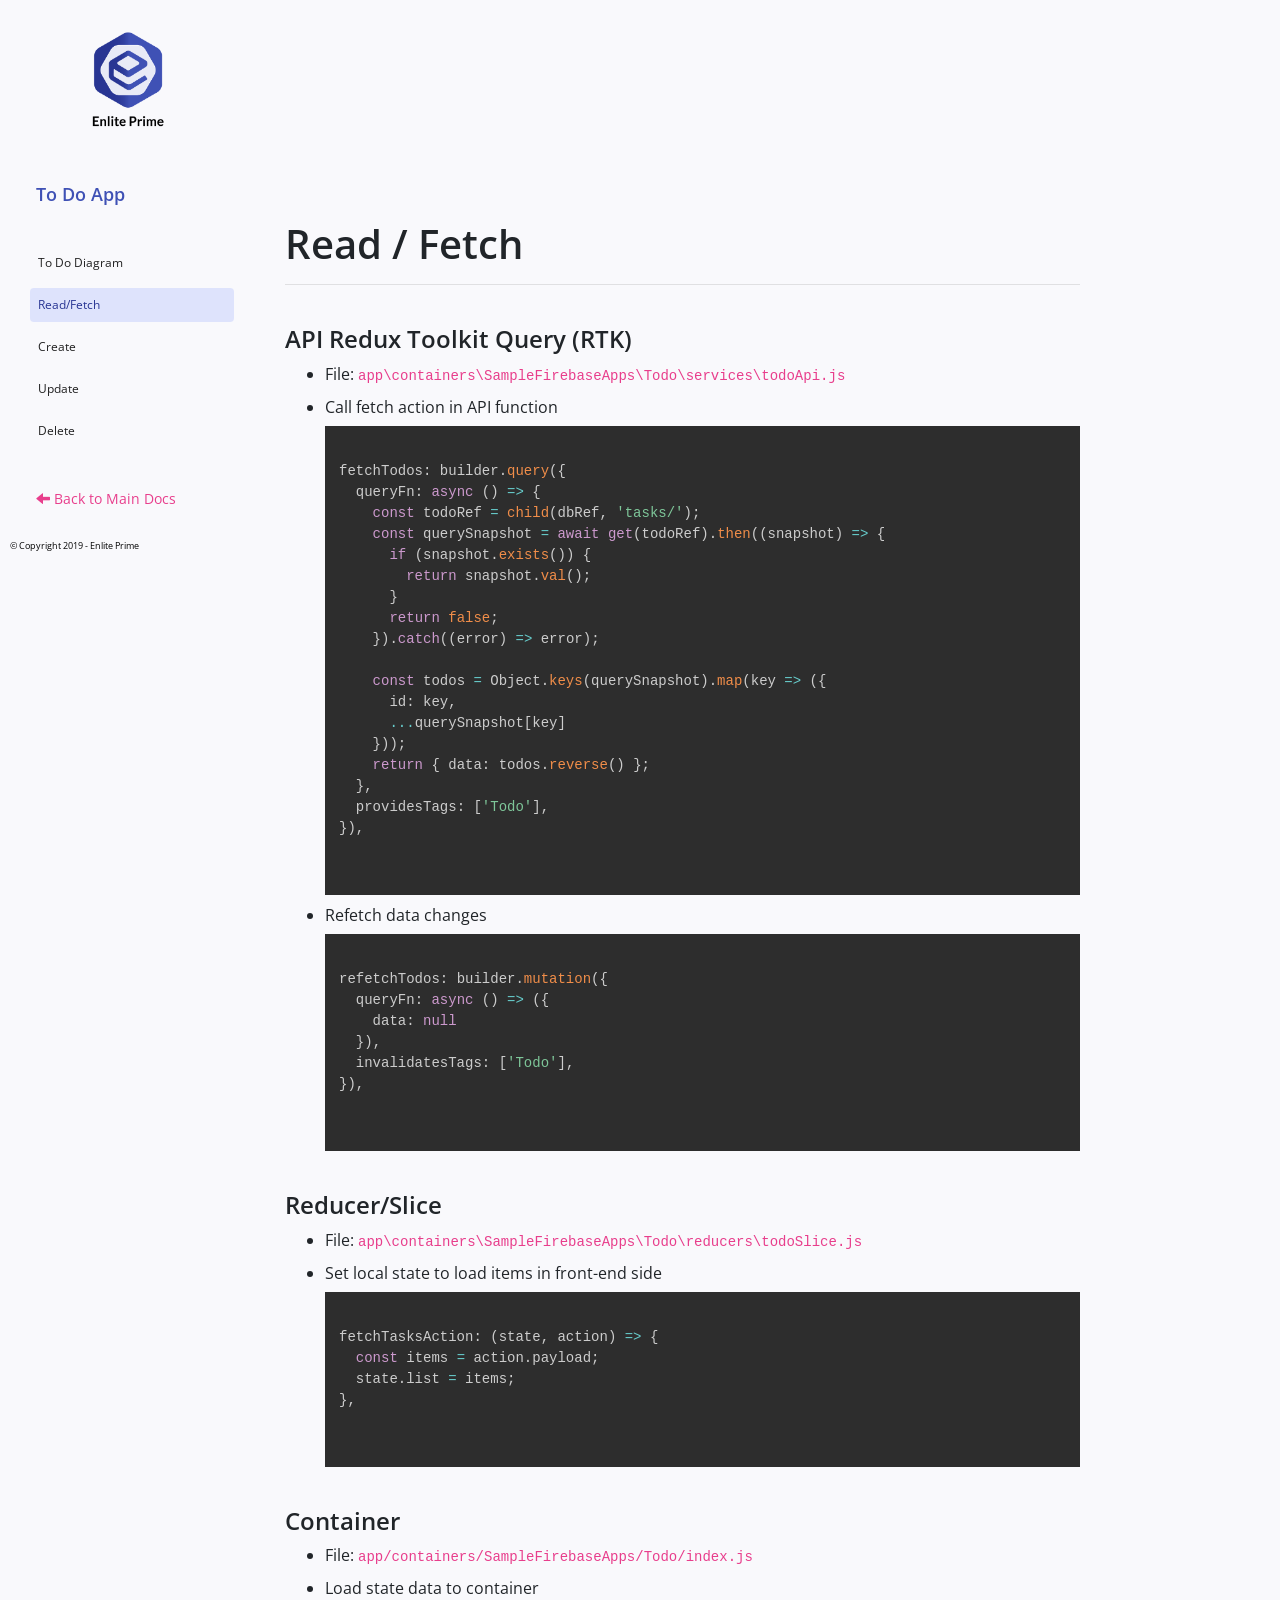
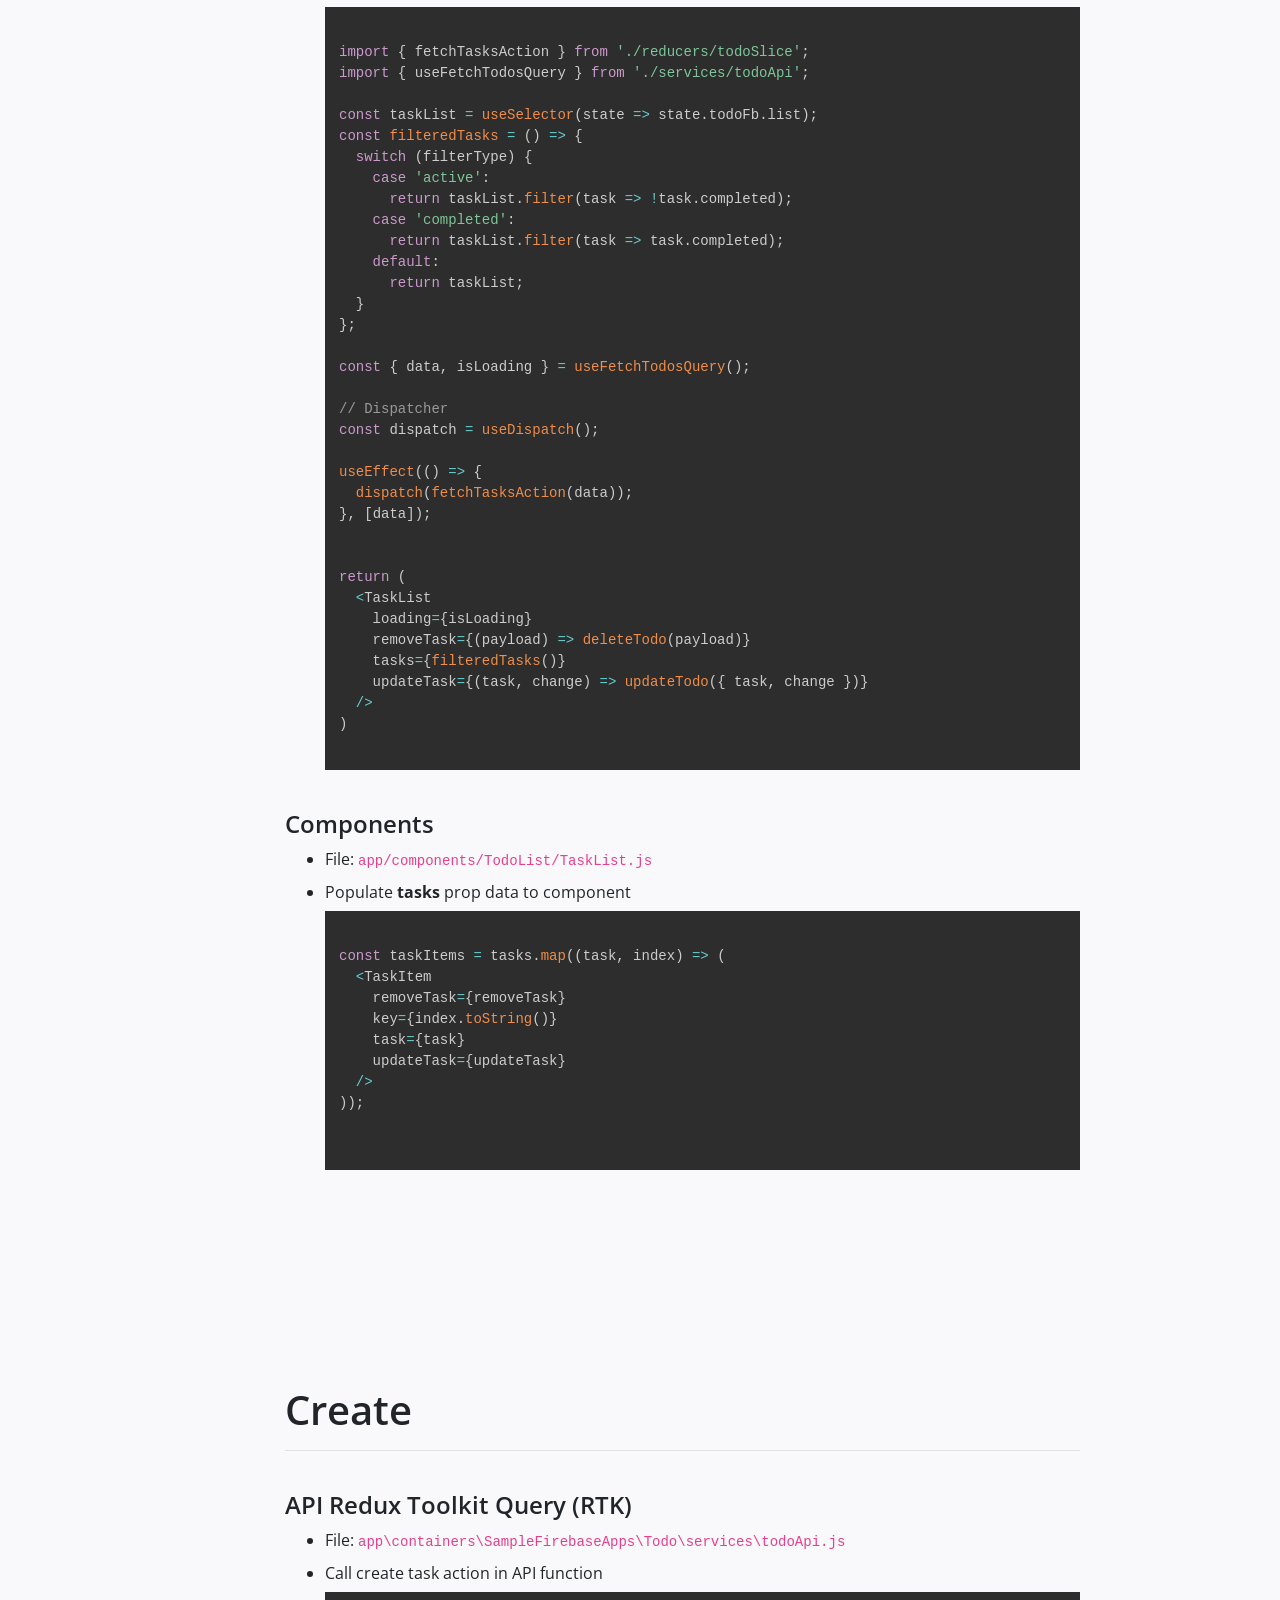
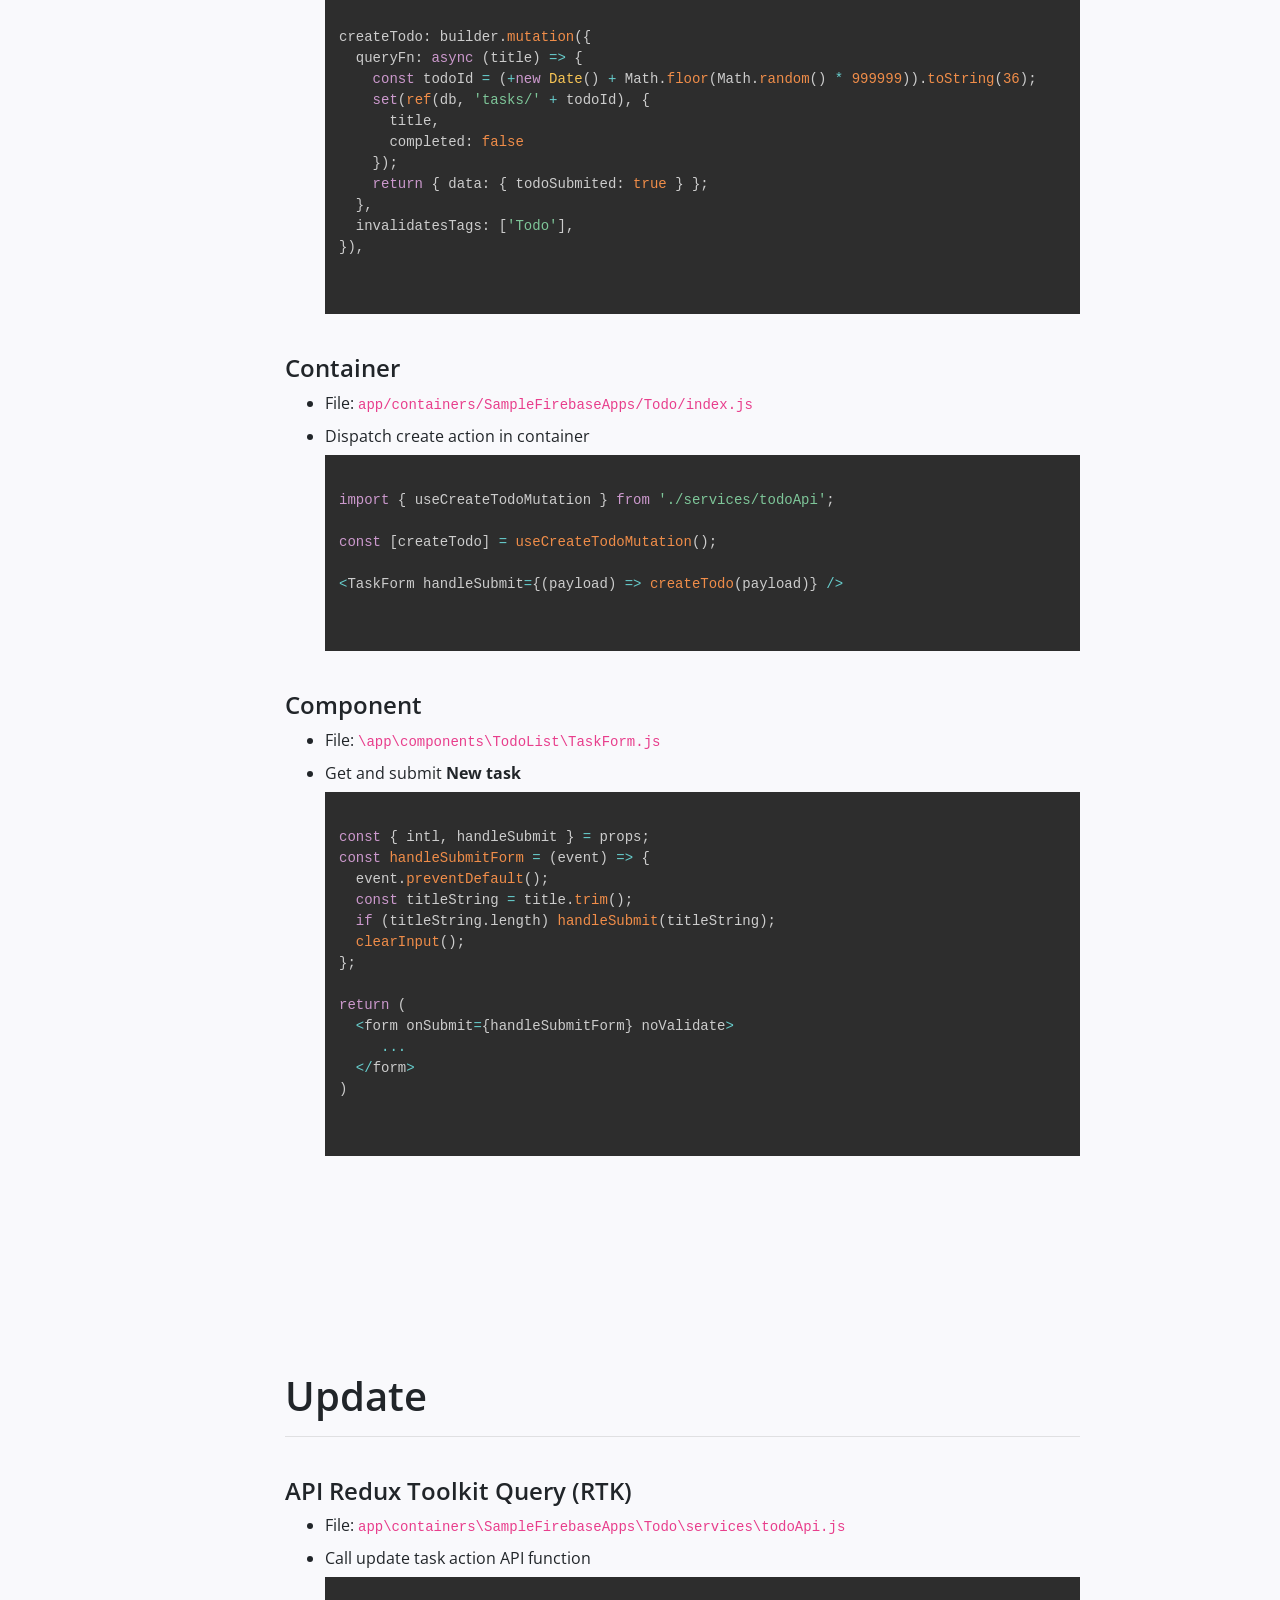
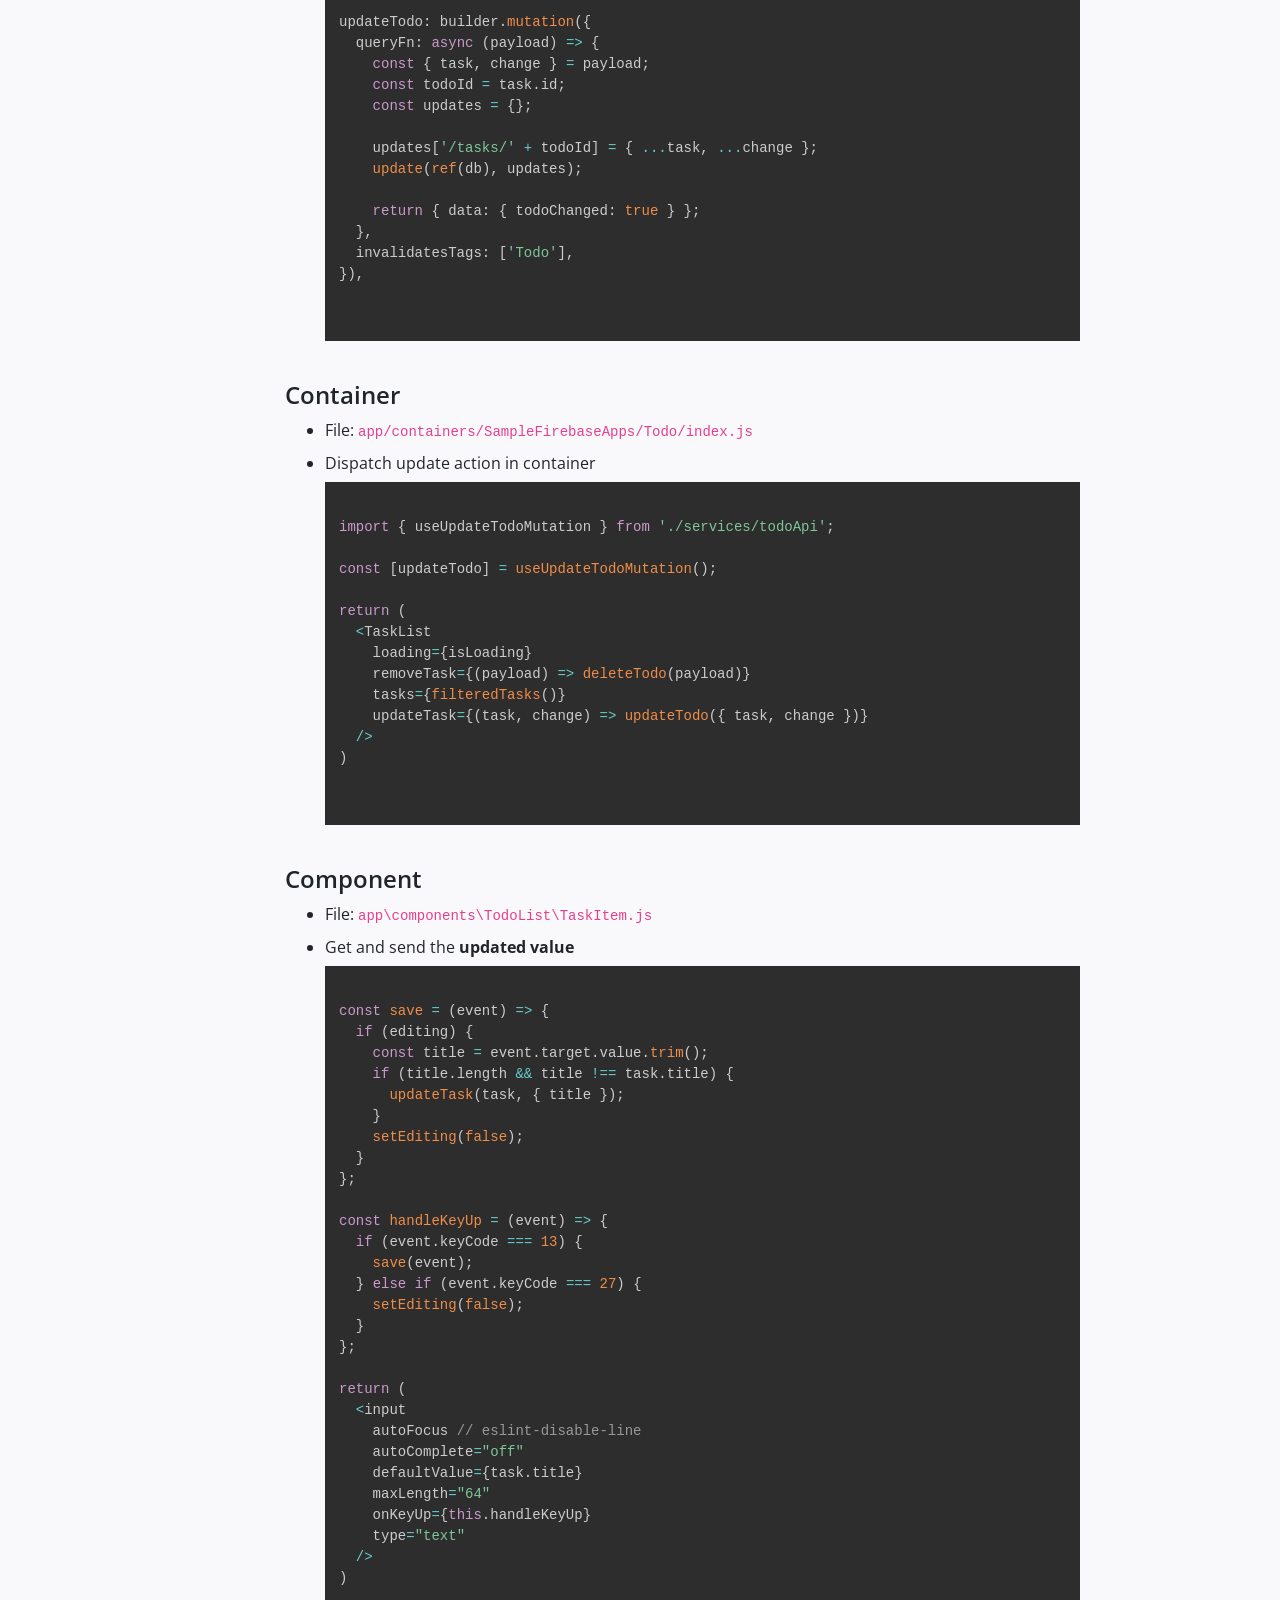
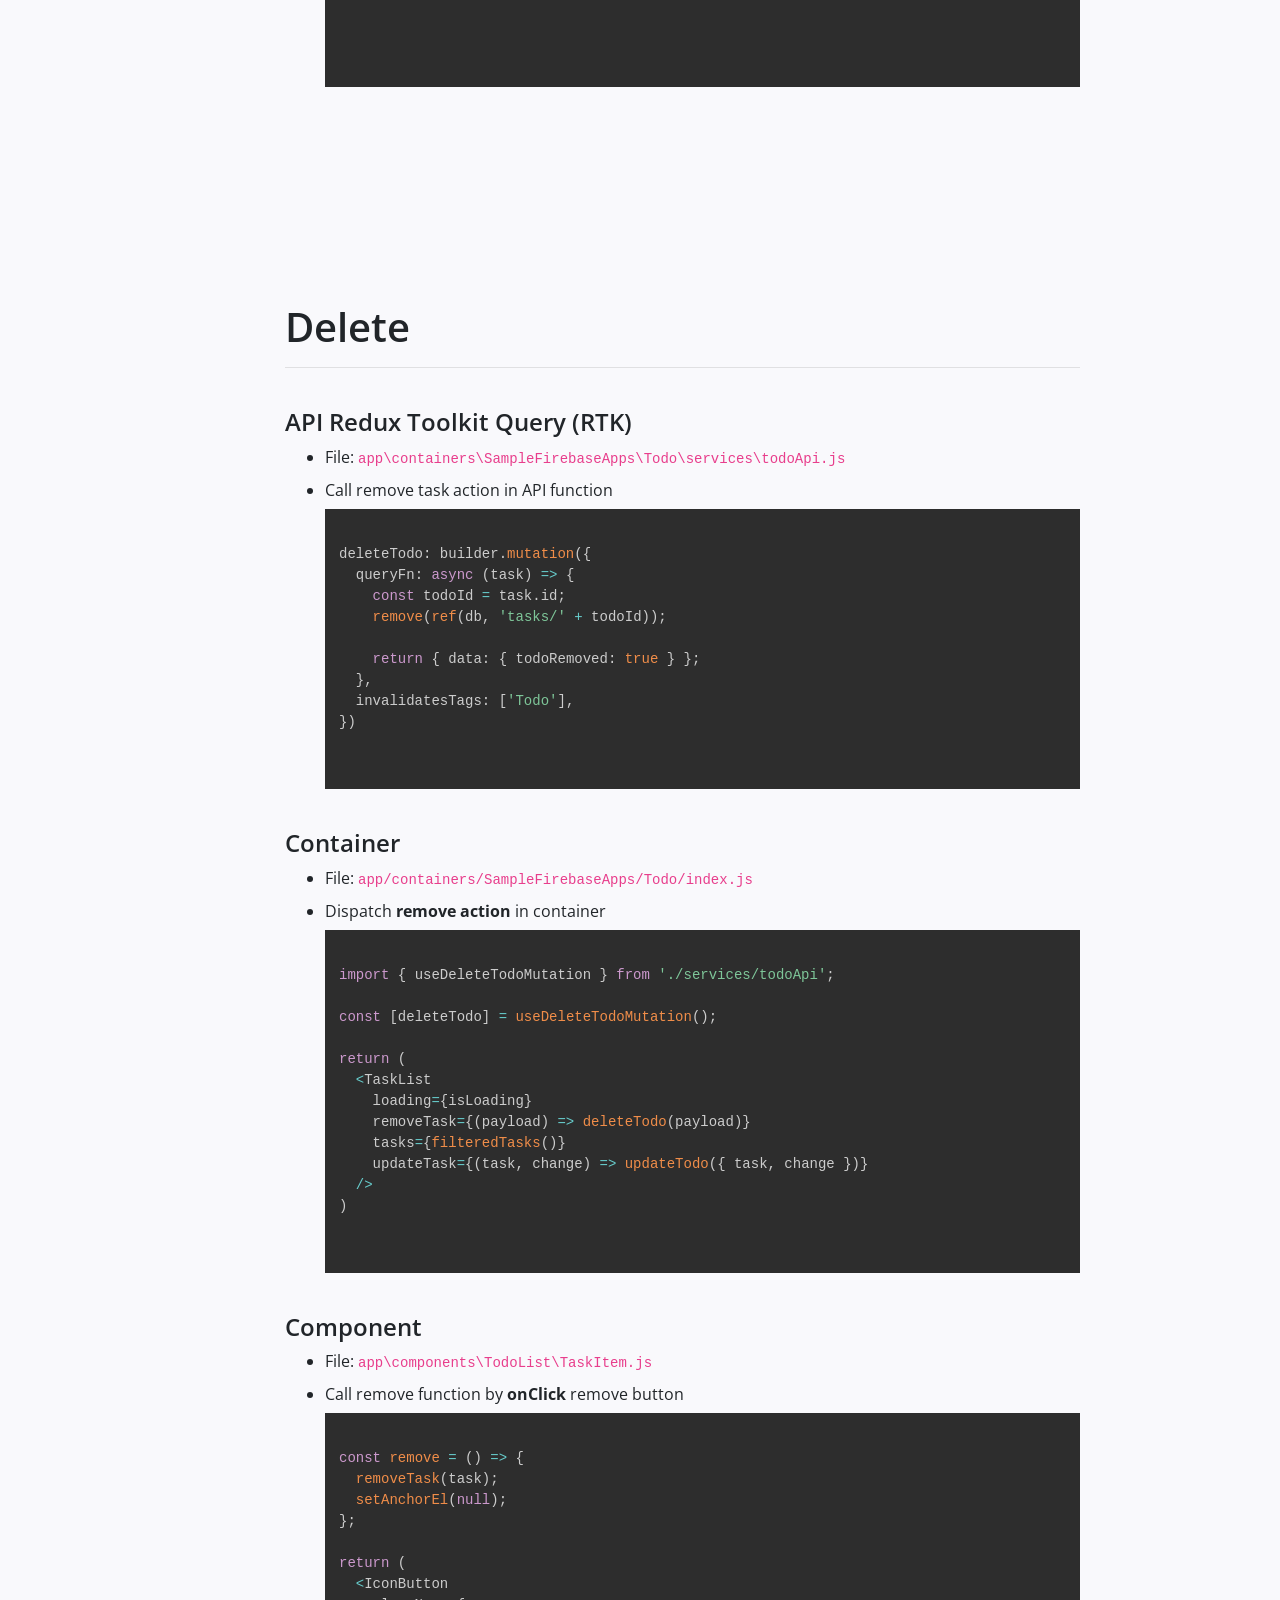
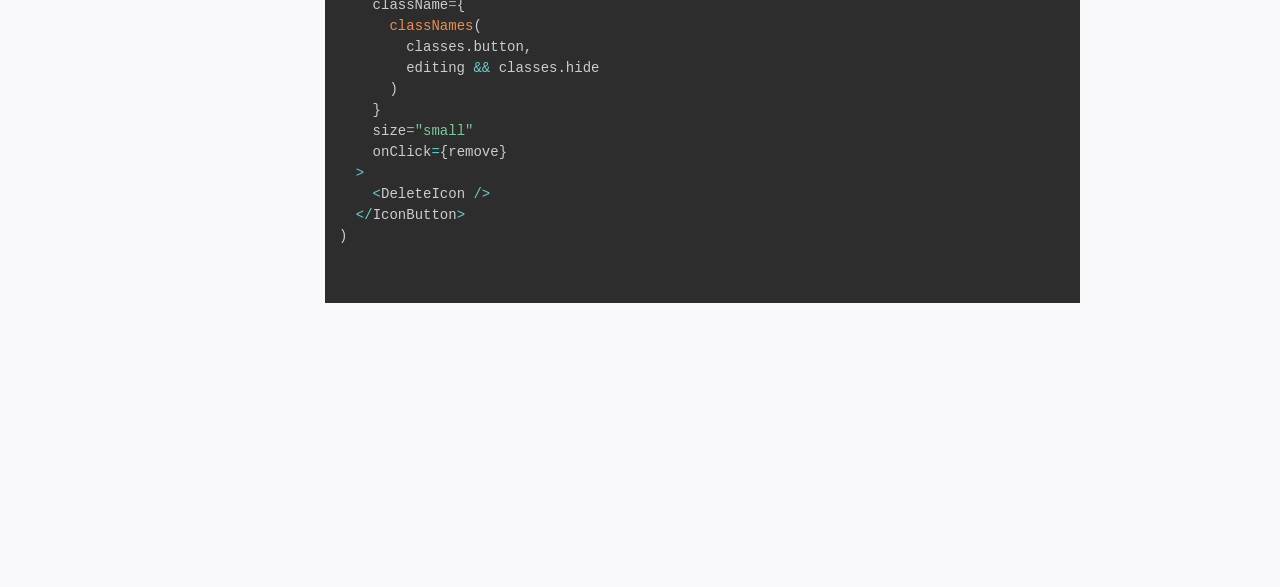
<file: code_flow/todo.html>
<!DOCTYPE html>
<html lang="en">

<head>

  <meta charset="utf-8">
  <meta http-equiv="X-UA-Compatible" content="IE=edge">
  <meta name="viewport" content="width=device-width, shrink-to-fit=no, initial-scale=1">
  <meta name="description" content="">
  <meta name="author" content="">
  <link rel="shortcut icon" href="./favicon.ico" type="image/x-icon">
  <link rel="icon" href="../favicon.ico" type="image/x-icon">
  <title>Enlite Prime - To Do Documentation</title>

  <link href="https://fonts.googleapis.com/css?family=Open+Sans:400,600,700" rel="stylesheet">

  <!-- Bootstrap Core CSS -->
  <link href="../css/bootstrap.css" rel="stylesheet">

  <!-- Syntax Hightlighter CSS -->
  <link href="../css/prism.css" rel="stylesheet">

  <!-- Custom CSS -->
  <link href="../css/style.css" rel="stylesheet">

  <!-- HTML5 Shim and Respond.js IE8 support of HTML5 elements and media queries -->
  <!-- WARNING: Respond.js doesn't work if you view the page via file:// -->
  <!--[if lt IE 9]>
        <script src="https://oss.maxcdn.com/libs/html5shiv/3.7.0/html5shiv.js"></script>
        <script src="https://oss.maxcdn.com/libs/respond.js/1.4.2/respond.min.js"></script>
    <![endif]-->

</head>

<body>
  <div id="wrapper" class="toggled">
    <!-- Sidebar -->
    <div id="sidebar-wrapper">
      <ul class="sidebar-nav">
        <li class="sidebar-brand">
          <a href="#" class="logo">
                        <img src="../images/logo.png" alt="logo" />
                    </a>
        </li>
        <li class="sidebar-brand">
          <h4>To Do App</h4>
        </li>
        <li>
          <a href="#diagram" class="cur">To Do Diagram</a>
        </li>
        <li>
          <a href="#read" class="cur">Read/Fetch</a>
        </li>
        <li>
          <a href="#create">Create</a>
        </li>
        <li>
          <a href="#update">Update</a>
        </li>
        <li>
          <a href="#delete">Delete</a>
        </li>
      </ul>
      <a class="back" href="../index.html"><i class="glyphicon glyphicon-arrow-left"></i> Back to Main Docs</a>
      <span class="copy">&copy; Copyright 2019 - Enlite Prime</span>
    </div>
    <!-- /#sidebar-wrapper -->

    <!-- main content -->
    <div id="page-content-wrapper">
      <div class="container-fluid">
        <section class="row" id="read">
          <br /><br />
          <div class="col-lg-10">
            <h1>Read / Fetch</h1>
            <hr />
            <br />
            <h4>API Redux Toolkit Query (RTK)</h4>
            <ul>
              <li>File: <code>app\containers\SampleFirebaseApps\Todo\services\todoApi.js</code></li>
              <li>
                Call fetch action in API function
                <pre>
                          <code class="language-js">
fetchTodos: builder.query({
  queryFn: async () => {
    const todoRef = child(dbRef, 'tasks/');
    const querySnapshot = await get(todoRef).then((snapshot) => {
      if (snapshot.exists()) {
        return snapshot.val();
      }
      return false;
    }).catch((error) => error);

    const todos = Object.keys(querySnapshot).map(key => ({
      id: key,
      ...querySnapshot[key]
    }));
    return { data: todos.reverse() };
  },
  providesTags: ['Todo'],
}),
                          </code>
                        </pre>
              </li>
              <li>
                Refetch data changes
                <pre>
                          <code class="language-js">
refetchTodos: builder.mutation({
  queryFn: async () => ({
    data: null
  }),
  invalidatesTags: ['Todo'],
}),
                          </code>
                        </pre>
              </li>
            </ul>
            <br />
            <h4>Reducer/Slice</h4>
            <ul>
              <li>File: <code>app\containers\SampleFirebaseApps\Todo\reducers\todoSlice.js</code></li>
              <li>
                Set local state to load items in front-end side
                                <pre>
                          <code class="language-js">
fetchTasksAction: (state, action) => {
  const items = action.payload;
  state.list = items;
},
                          </code>
                        </pre>
              </li>
            </ul>
            <br />
            <h4>Container</h4>
            <ul>
              <li>File: <code>app/containers/SampleFirebaseApps/Todo/index.js</code></li>
              <li>
                Load state data to container
                <pre>
                          <code class="language-js">
import { fetchTasksAction } from './reducers/todoSlice';
import { useFetchTodosQuery } from './services/todoApi';

const taskList = useSelector(state => state.todoFb.list);
const filteredTasks = () => {
  switch (filterType) {
    case 'active':
      return taskList.filter(task => !task.completed);
    case 'completed':
      return taskList.filter(task => task.completed);
    default:
      return taskList;
  }
};

const { data, isLoading } = useFetchTodosQuery();

// Dispatcher
const dispatch = useDispatch();

useEffect(() => {
  dispatch(fetchTasksAction(data));
}, [data]);


return (
  &lt;TaskList
    loading={isLoading}
    removeTask={(payload) => deleteTodo(payload)}
    tasks={filteredTasks()}
    updateTask={(task, change) => updateTodo({ task, change })}
  /&gt;
)</code>
                        </pre>
              </li>
            </ul>
            <br />
            <h4>Components</h4>
            <ul>
              <li>File: <code>app/components/TodoList/TaskList.js</code></li>
              <li>
                Populate <strong>tasks</strong> prop data to component
                <pre>
                          <code class="language-js">
const taskItems = tasks.map((task, index) => (
  &lt;TaskItem
    removeTask={removeTask}
    key={index.toString()}
    task={task}
    updateTask={updateTask}
  /&gt;
));
                          </code>
                        </pre>
              </li>
            </ul>
          </div>
        </section>
        <section class="row" id="create">
          <br /><br />
          <div class="col-lg-10">
            <h1>Create</h1>
            <hr />
            <br />
            <h4>API Redux Toolkit Query (RTK)</h4>
            <ul>
              <li>File: <code>app\containers\SampleFirebaseApps\Todo\services\todoApi.js</code></li>
              <li>
                Call create task action in API function
                <pre>
                  <code class="language-js">
createTodo: builder.mutation({
  queryFn: async (title) => {
    const todoId = (+new Date() + Math.floor(Math.random() * 999999)).toString(36);
    set(ref(db, 'tasks/' + todoId), {
      title,
      completed: false
    });
    return { data: { todoSubmited: true } };
  },
  invalidatesTags: ['Todo'],
}),
                  </code>
                </pre>
              </li>
            </ul>
            <br />
            <h4>Container</h4>
            <ul>
              <li>File: <code>app/containers/SampleFirebaseApps/Todo/index.js</code></li>
              <li>
                Dispatch create action in container
                <pre>
                  <code class="language-js">
import { useCreateTodoMutation } from './services/todoApi';

const [createTodo] = useCreateTodoMutation();

&lt;TaskForm handleSubmit={(payload) => createTodo(payload)} /&gt;
                  </code>
                </pre>
              </li>
            </ul>
            <br />
            <h4>Component</h4>
            <ul>
              <li>File: <code>\app\components\TodoList\TaskForm.js</code></li>
              <li>
                Get and submit <strong>New task</strong>
                <pre>
                  <code class="language-js">
const { intl, handleSubmit } = props;
const handleSubmitForm = (event) => {
  event.preventDefault();
  const titleString = title.trim();
  if (titleString.length) handleSubmit(titleString);
  clearInput();
};

return (
  &lt;form onSubmit={handleSubmitForm} noValidate&gt;
     ...
  &lt;/form&gt;
)
                  </code>
                </pre>
              </li>
            </ul>
          </div>
        </section>
        <section class="row" id="update">
          <br /><br />
          <div class="col-lg-10">
            <h1>Update</h1>
            <hr />
            <br />
            <h4>API Redux Toolkit Query (RTK)</h4>
            <ul>
              <li>File: <code>app\containers\SampleFirebaseApps\Todo\services\todoApi.js</code></li>
              <li>
                Call update task action API function
                <pre>
                  <code class="language-js">
updateTodo: builder.mutation({
  queryFn: async (payload) => {
    const { task, change } = payload;
    const todoId = task.id;
    const updates = {};

    updates['/tasks/' + todoId] = { ...task, ...change };
    update(ref(db), updates);

    return { data: { todoChanged: true } };
  },
  invalidatesTags: ['Todo'],
}),
                  </code>
                </pre>
              </li>
            </ul>
            <br />
            <h4>Container</h4>
            <ul>
              <li>File: <code>app/containers/SampleFirebaseApps/Todo/index.js</code></li>
              <li>
                Dispatch update action in container
                <pre>
                  <code class="language-js">
import { useUpdateTodoMutation } from './services/todoApi';

const [updateTodo] = useUpdateTodoMutation();

return (
  &lt;TaskList
    loading={isLoading}
    removeTask={(payload) => deleteTodo(payload)}
    tasks={filteredTasks()}
    updateTask={(task, change) => updateTodo({ task, change })}
  /&gt;
)
                  </code>
                </pre>
              </li>
            </ul>
            <br />
            <h4>Component</h4>
            <ul>
              <li>File: <code>app\components\TodoList\TaskItem.js</code></li>
              <li>
                Get and send the <strong>updated value</strong>
                                <pre>
                  <code class="language-js">
const save = (event) => {
  if (editing) {
    const title = event.target.value.trim();
    if (title.length && title !== task.title) {
      updateTask(task, { title });
    }
    setEditing(false);
  }
};

const handleKeyUp = (event) => {
  if (event.keyCode === 13) {
    save(event);
  } else if (event.keyCode === 27) {
    setEditing(false);
  }
};

return (
  &lt;input
    autoFocus // eslint-disable-line
    autoComplete=&quot;off&quot;
    defaultValue={task.title}
    maxLength=&quot;64&quot;
    onKeyUp={this.handleKeyUp}
    type=&quot;text&quot;
  /&gt;
)
  
  
                  </code>
                </pre>
              </li>
            </ul>
          </div>
        </section>
        <section class="row" id="delete">
          <br /><br />
          <div class="col-lg-10">
            <h1>Delete</h1>
            <hr />
            <br />
            <h4>API Redux Toolkit Query (RTK)</h4>
            <ul>
              <li>File: <code>app\containers\SampleFirebaseApps\Todo\services\todoApi.js</code></li>
              <li>
                Call remove task action in API function
                <pre>
                  <code class="language-js">
deleteTodo: builder.mutation({
  queryFn: async (task) => {
    const todoId = task.id;
    remove(ref(db, 'tasks/' + todoId));

    return { data: { todoRemoved: true } };
  },
  invalidatesTags: ['Todo'],
})
                  </code>
                </pre>
              </li>
            </ul>
            <br />
            <h4>Container</h4>
            <ul>
              <li>File: <code>app/containers/SampleFirebaseApps/Todo/index.js</code></li>
              <li>
                Dispatch <strong>remove action</strong> in container
                <pre>
                <code class="language-js">
import { useDeleteTodoMutation } from './services/todoApi';

const [deleteTodo] = useDeleteTodoMutation();

return (
  &lt;TaskList
    loading={isLoading}
    removeTask={(payload) => deleteTodo(payload)}
    tasks={filteredTasks()}
    updateTask={(task, change) => updateTodo({ task, change })}
  /&gt;
)
                  </code>
                </pre>
              </li>
            </ul>
            <br />
            <h4>Component</h4>
            <ul>
              <li>File: <code>app\components\TodoList\TaskItem.js</code></li>
              <li>
                Call remove function by <strong>onClick</strong> remove button
                <pre>
                  <code class="language-js">
const remove = () => {
  removeTask(task);
  setAnchorEl(null);
};

return (
  &lt;IconButton
    className={
      classNames(
        classes.button,
        editing &amp;&amp; classes.hide
      )
    }
    size=&quot;small&quot;
    onClick={remove}
  &gt;
    &lt;DeleteIcon /&gt;
  &lt;/IconButton&gt;
)
                  </code>
                </pre>
              </li>
            </ul>
          </div>
        </section>
      </div>
    </div>
    <br /><br />
  </div>
  <!-- /#wrapper -->

  <!-- jQuery -->
  <script src="../js/jquery.js"></script>

  <!-- Syntax Highligher -->
  <script src="../js/prism.js"></script>

  <!-- Bootstrap Core JavaScript -->
  <script src="../js/bootstrap.bundle.js"></script>

  <!-- Jquery scrollTo -->
  <script src="../js/jquery.nav.js"></script>

  <!-- Menu Toggle Script -->
  <script>
    $(document).ready(function() {
      $('#sidebar-wrapper .sidebar-nav').onePageNav();
    });
  </script>

</body>

</html>
</file>
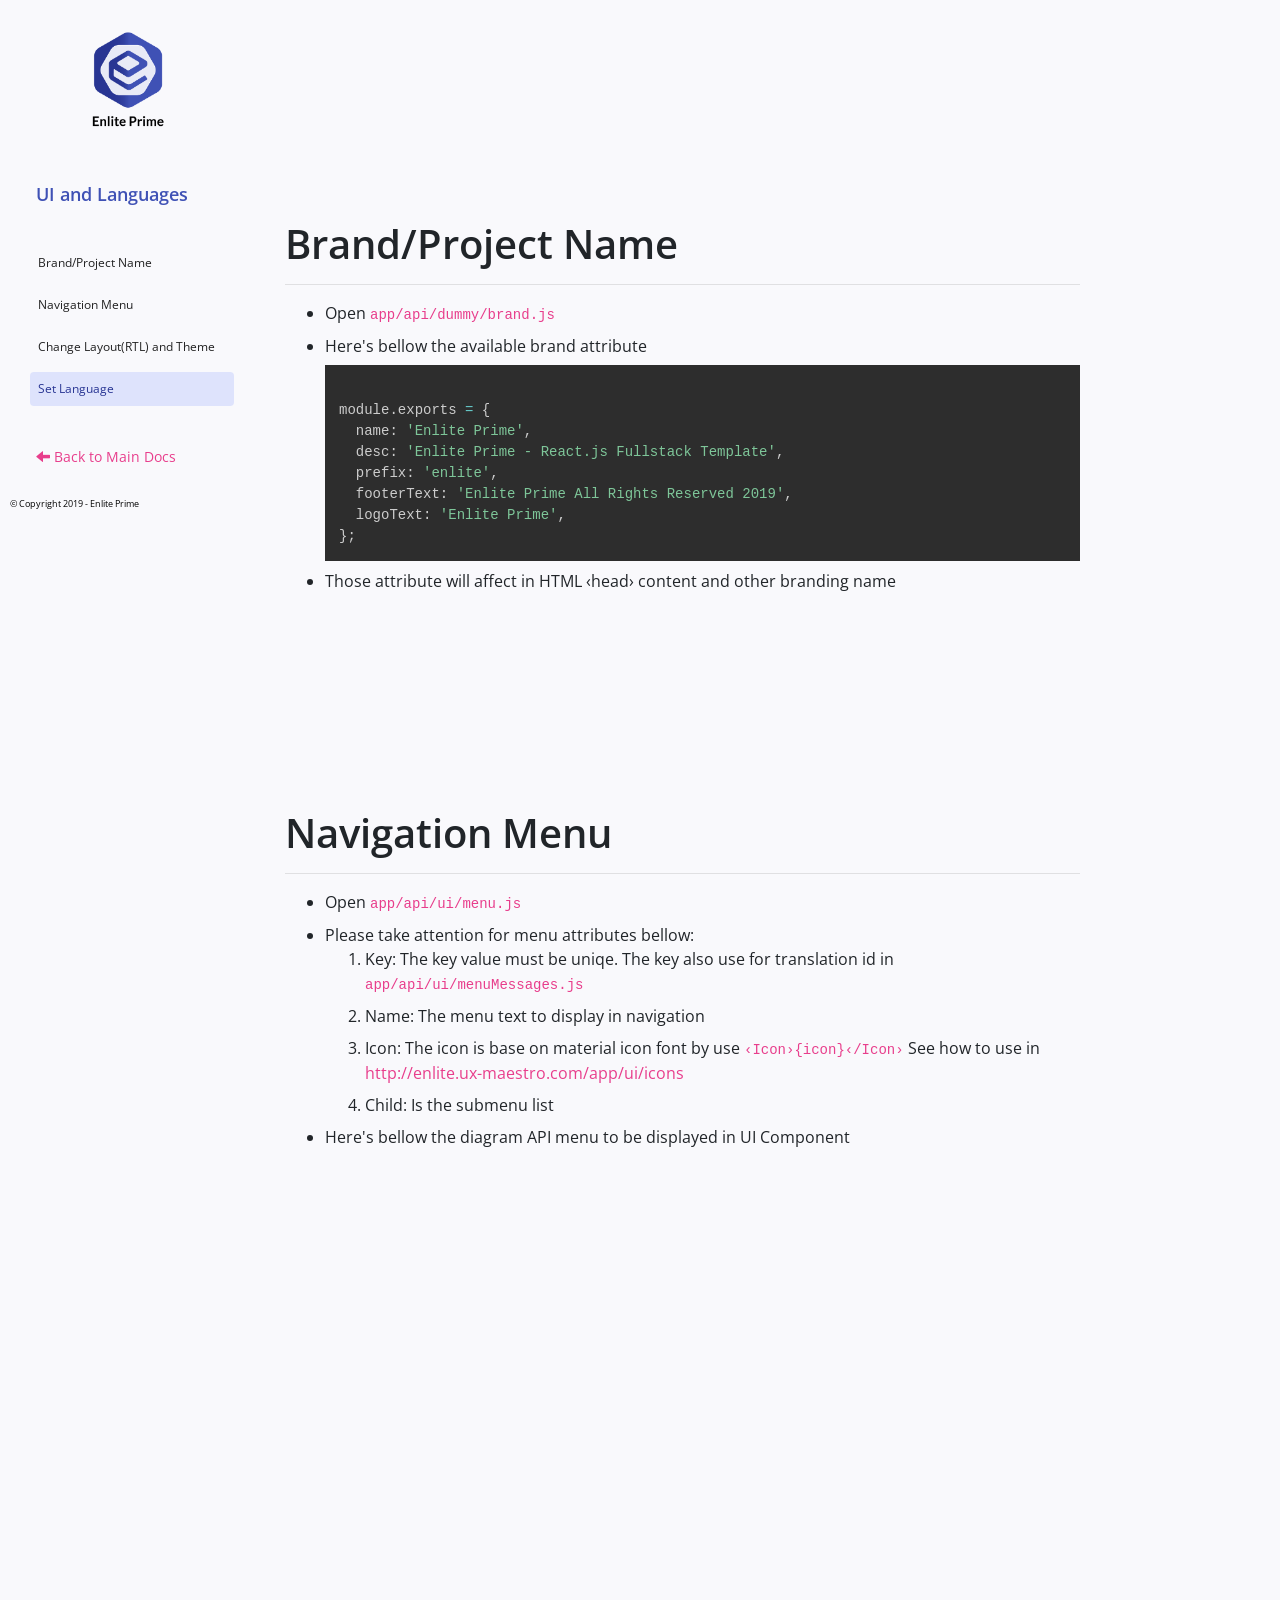
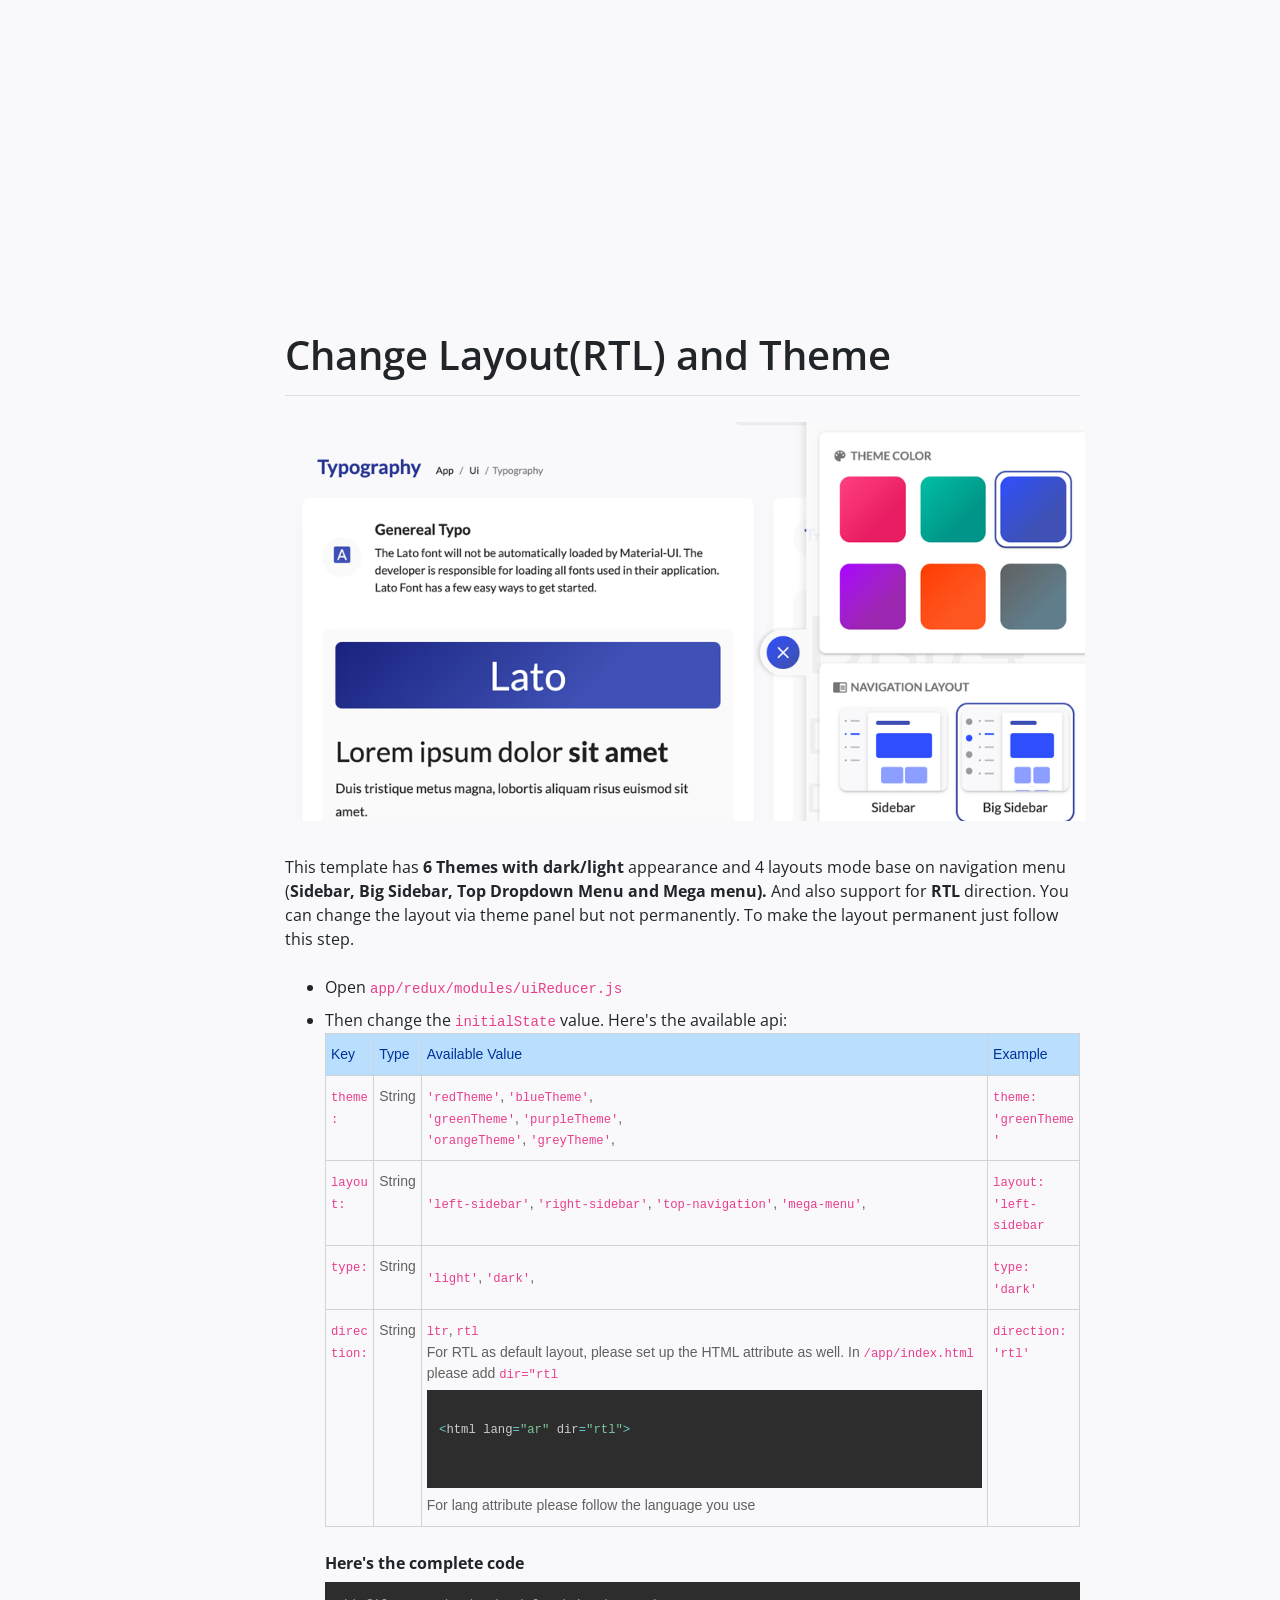
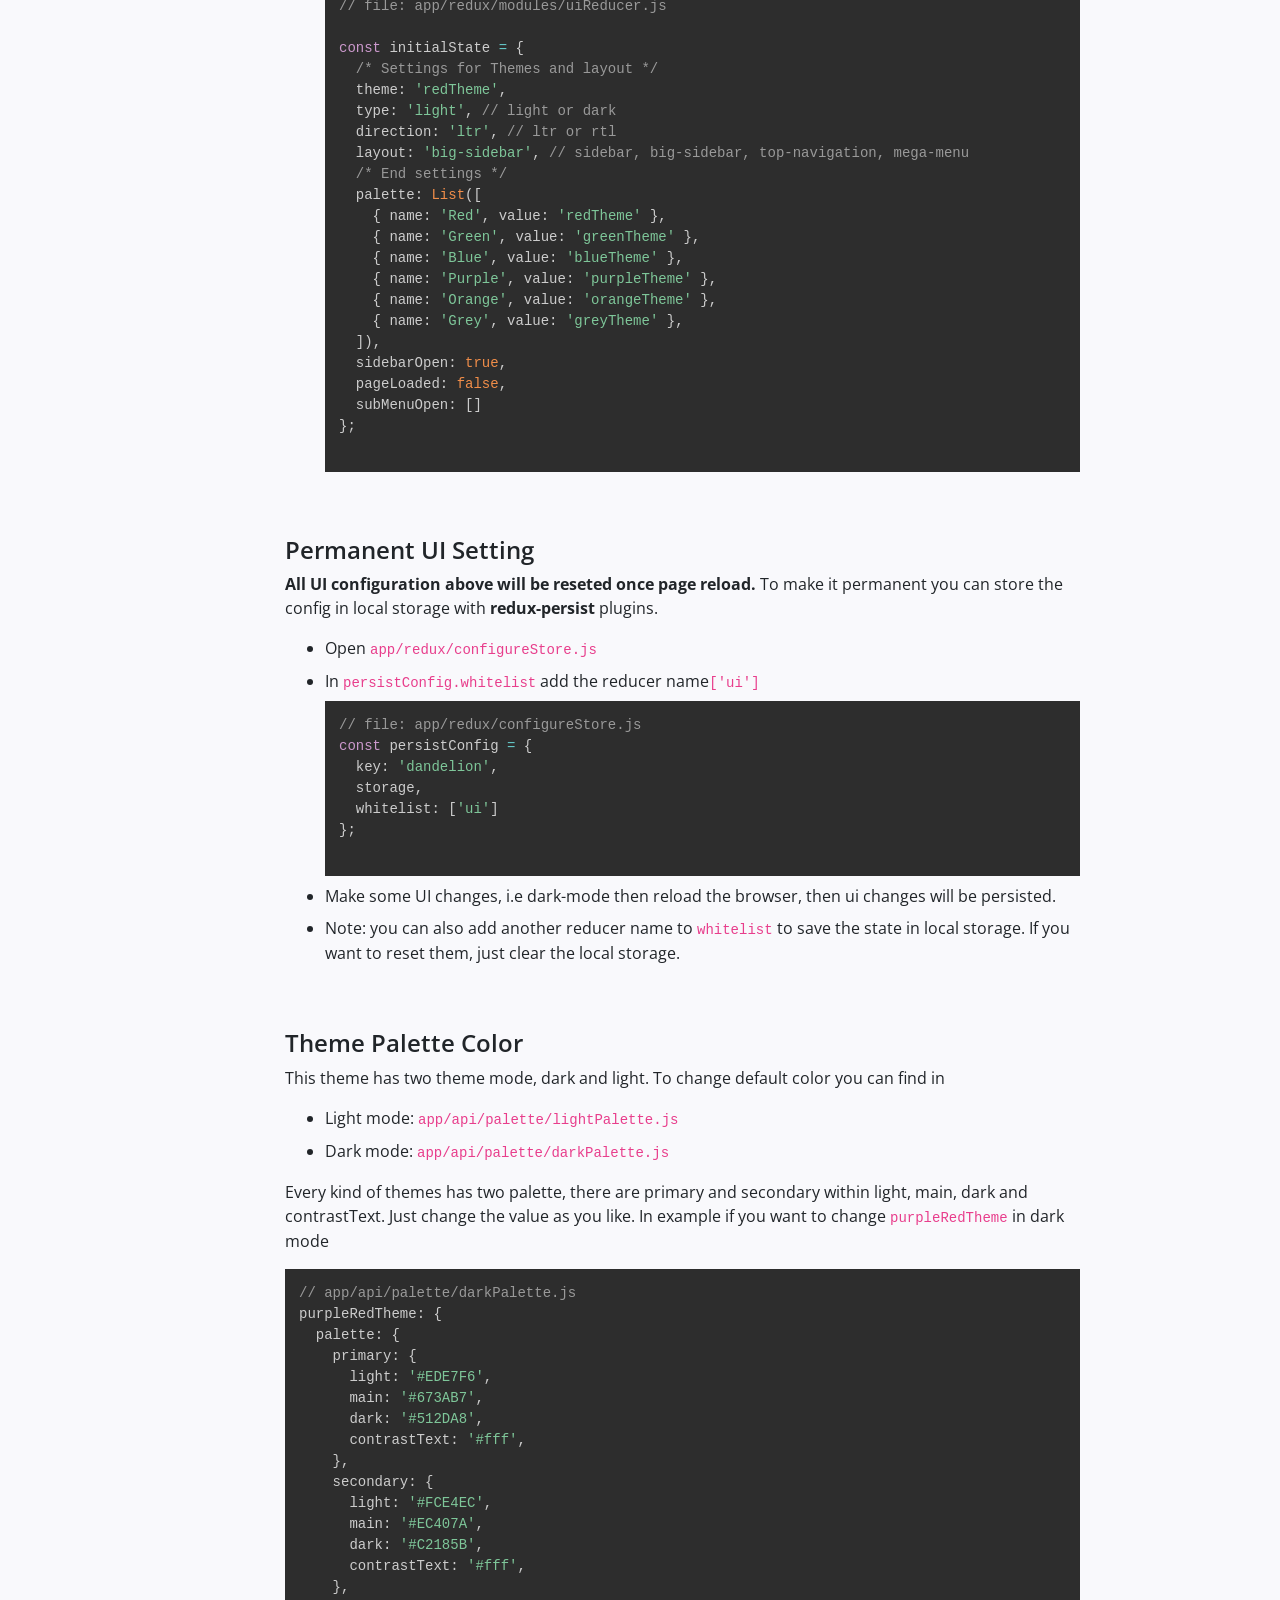
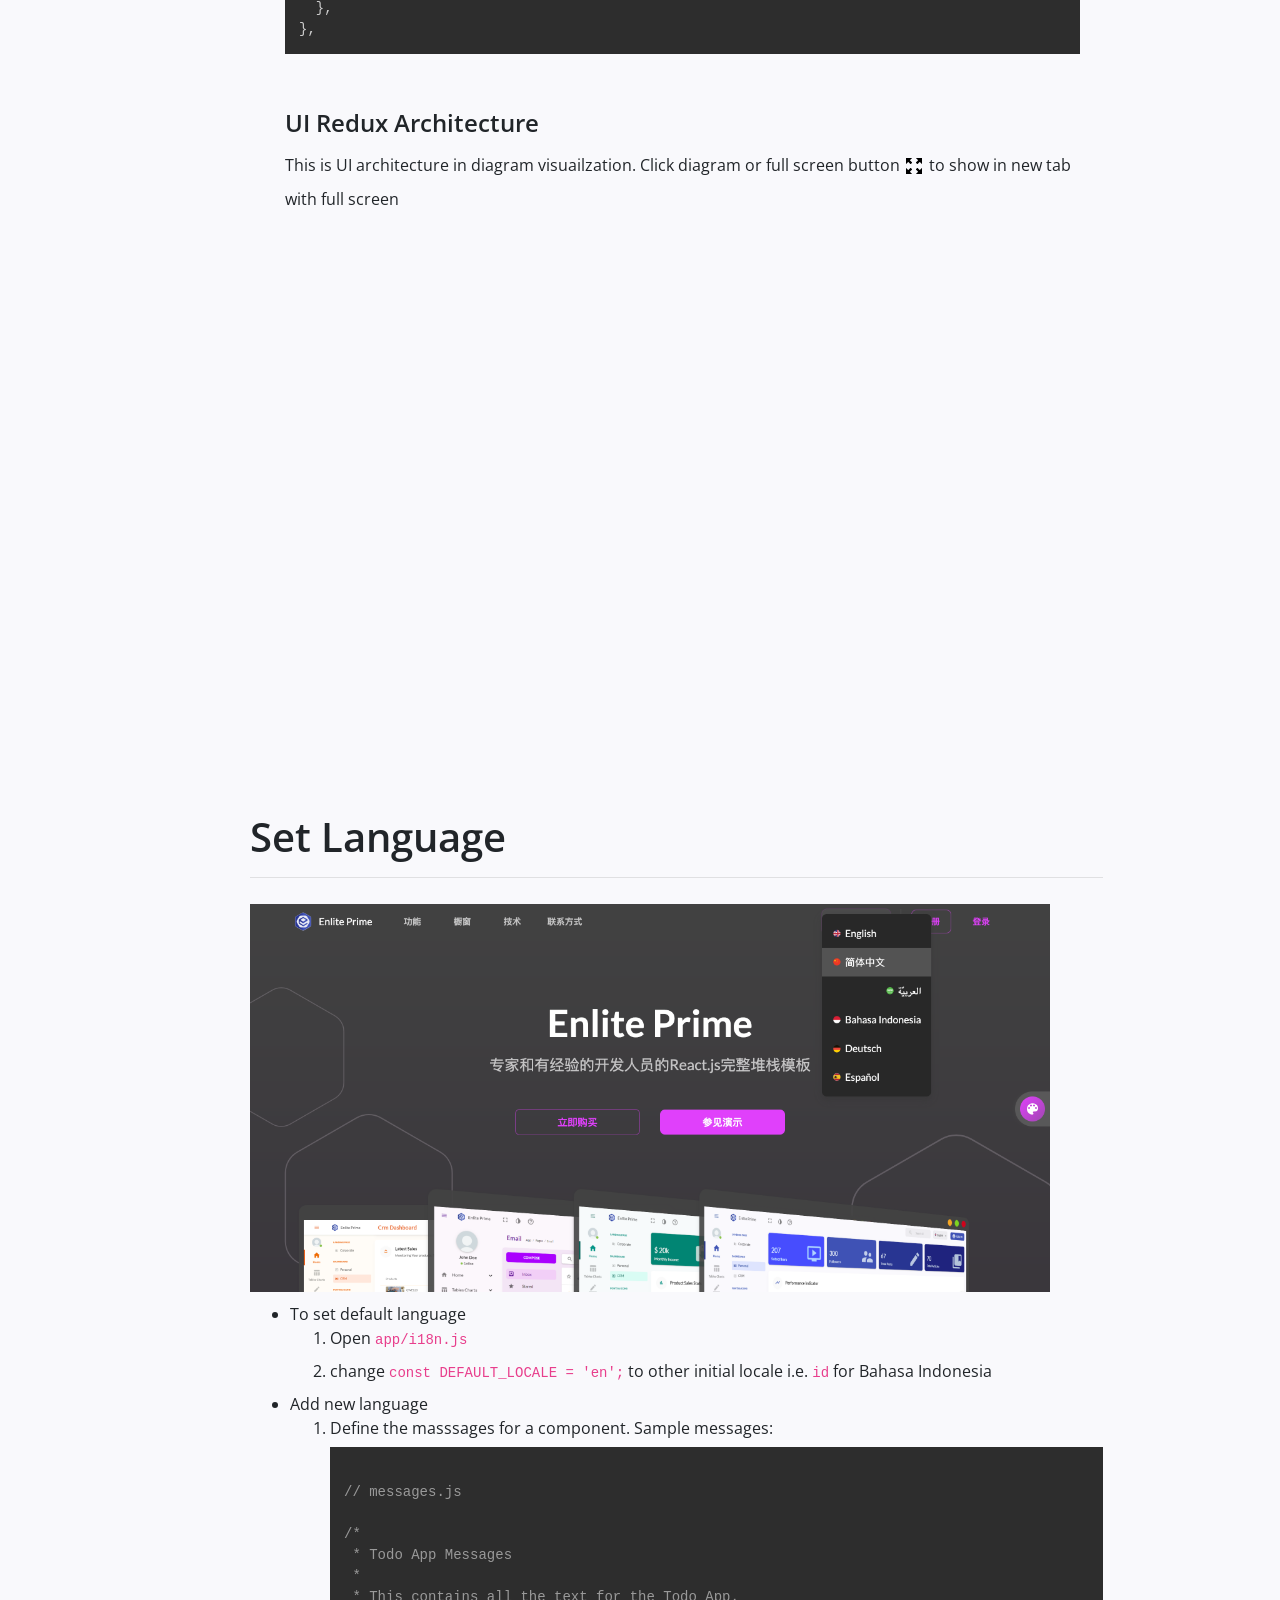
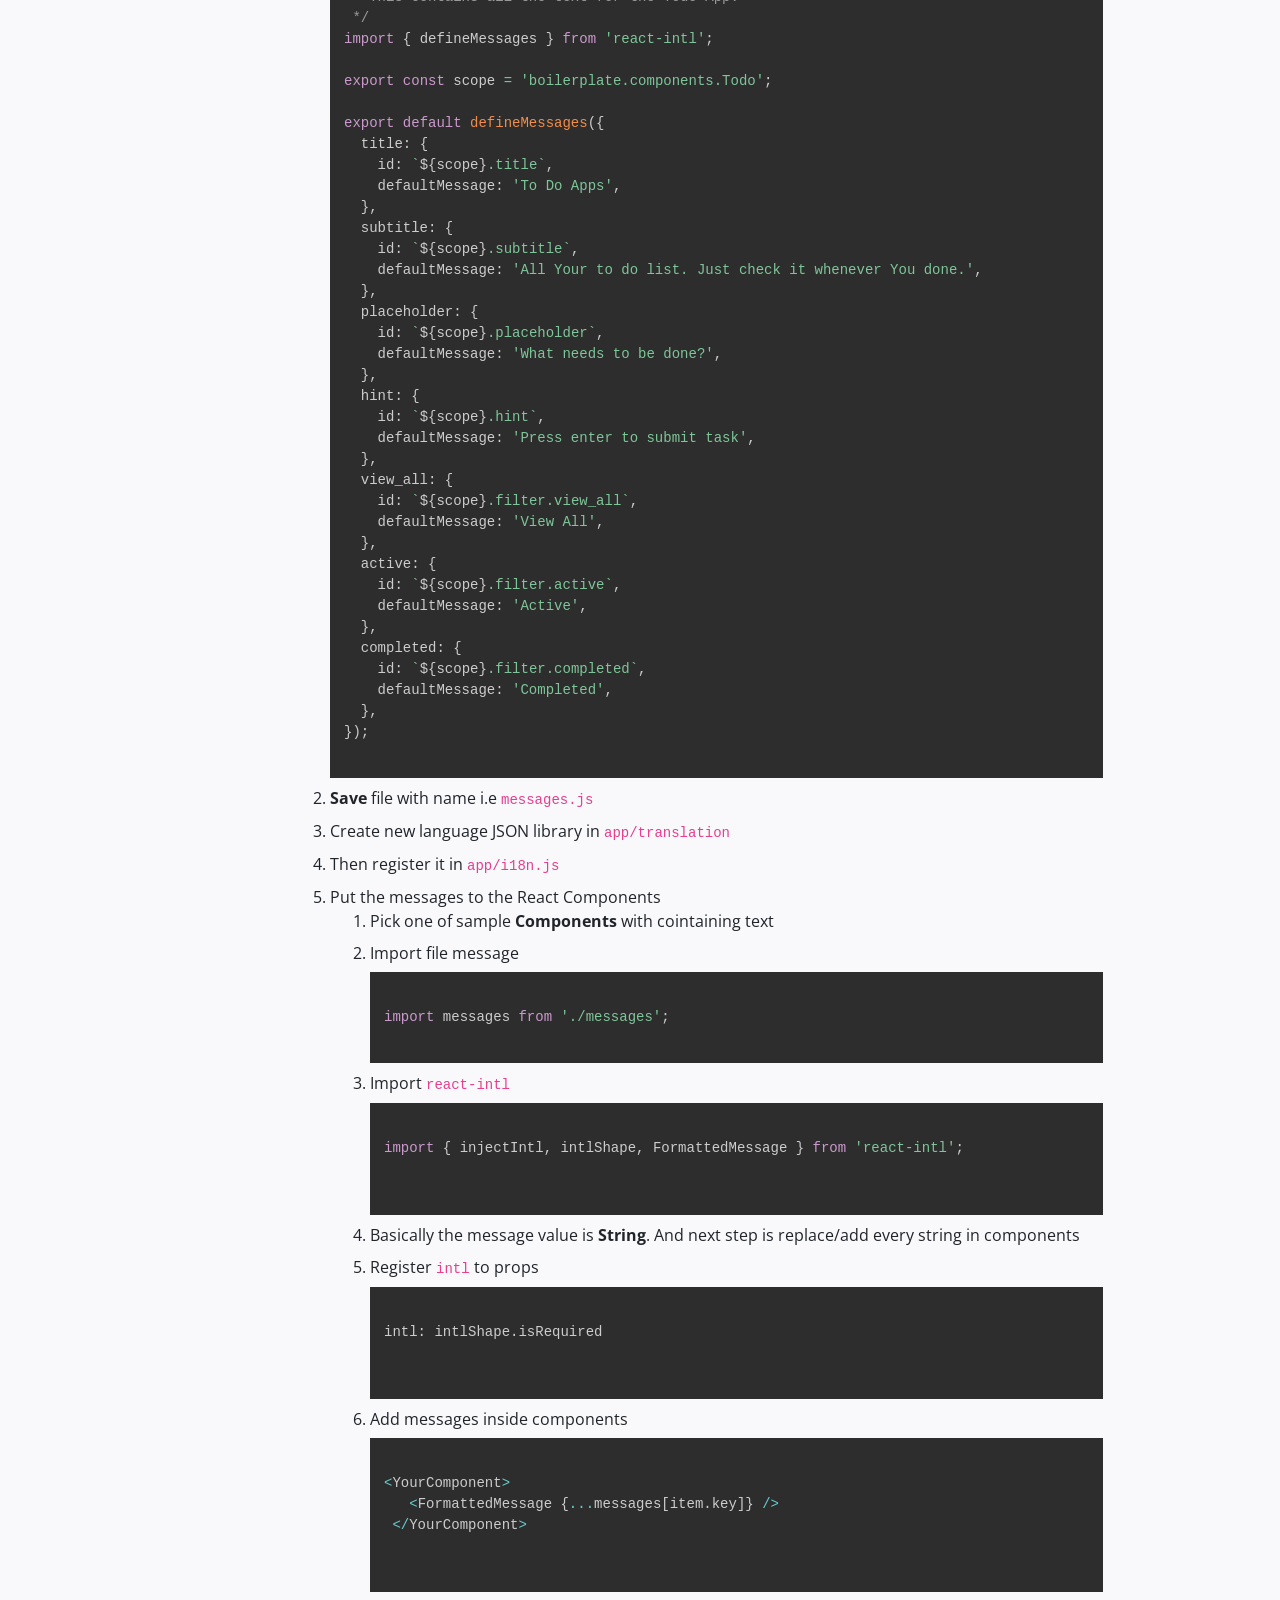
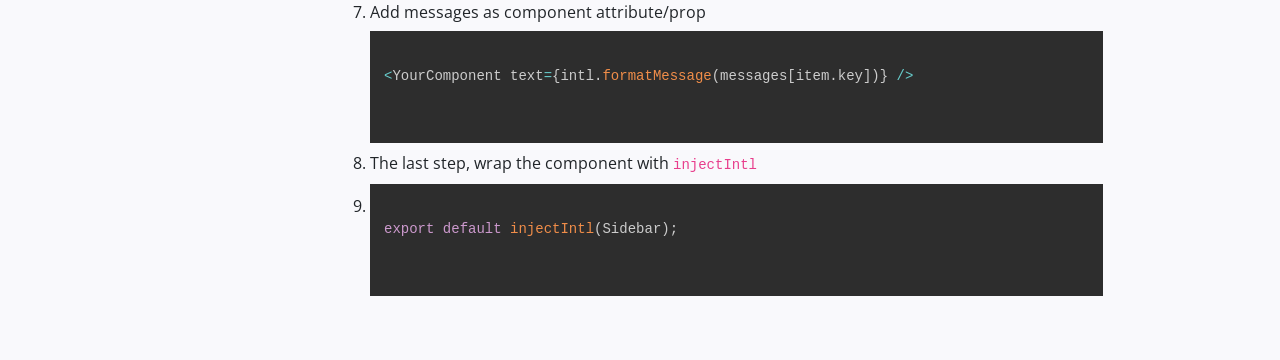
<file: code_flow/ui_lang.html>
<!DOCTYPE html>
<html lang="en">

<head>

    <meta charset="utf-8">
    <meta http-equiv="X-UA-Compatible" content="IE=edge">
    <meta name="viewport" content="width=device-width, shrink-to-fit=no, initial-scale=1">
    <meta name="description" content="">
    <meta name="author" content="">
    <link rel="shortcut icon" href="./favicon.ico" type="image/x-icon">
    <link rel="icon" href="../favicon.ico" type="image/x-icon">
    <title>Enlite Prime - Firebase Documentation</title>

    <link href="https://fonts.googleapis.com/css?family=Open+Sans:400,600,700" rel="stylesheet">

    <!-- Bootstrap Core CSS -->
    <link href="../css/bootstrap.css" rel="stylesheet">
    
    <!-- Syntax Hightlighter CSS -->
    <link href="../css/prism.css" rel="stylesheet">
  
    <!-- Custom CSS -->
    <link href="../css/style.css" rel="stylesheet">

    <!-- HTML5 Shim and Respond.js IE8 support of HTML5 elements and media queries -->
    <!-- WARNING: Respond.js doesn't work if you view the page via file:// -->
    <!--[if lt IE 9]>
        <script src="https://oss.maxcdn.com/libs/html5shiv/3.7.0/html5shiv.js"></script>
        <script src="https://oss.maxcdn.com/libs/respond.js/1.4.2/respond.min.js"></script>
    <![endif]-->

</head>

<body>
    <div id="wrapper" class="toggled">
        <!-- Sidebar -->
        <div id="sidebar-wrapper">
            <ul class="sidebar-nav">
                <li class="sidebar-brand">
                    <a href="#" class="logo">
                        <img src="../images/logo.png" alt="logo" />
                    </a>
                </li>
                <li class="sidebar-brand">
                    <h4>UI and Languages</h4>
                </li>
                <li>
                    <a href="#brand" class="cur">Brand/Project Name</a>
                </li>
                <li>
                    <a href="#menu">Navigation Menu</a>
                </li>
                <li>
                    <a href="#theme">Change Layout(RTL) and Theme</a>
                </li>
                <li>
                    <a href="#lang">Set Language</a>
                </li>
            </ul>
            <a class="back" href="../index.html"><i class="glyphicon glyphicon-arrow-left"></i> Back to Main Docs</a>
            <span class="copy">&copy; Copyright 2019 - Enlite Prime</span>
        </div>
        <!-- /#sidebar-wrapper -->

        <!-- main content -->
        <div id="page-content-wrapper">
          <div class="container-fluid">
            <!-- BRANDING -->
            <section class="row" id="brand">
                <br /><br />
                <div class="col-lg-10">
                    <h1>Brand/Project Name</h1>
                    <hr />
                    <ul>
                      <li>Open <code>app/api/dummy/brand.js</code></li>
                      <li>
                        Here's bellow the available brand attribute
                        <pre><code class="language-js">
module.exports = {
  name: 'Enlite Prime',
  desc: 'Enlite Prime - React.js Fullstack Template',
  prefix: 'enlite',
  footerText: 'Enlite Prime All Rights Reserved 2019',
  logoText: 'Enlite Prime',
};
</code></pre>
                      </li>
                      <li>
                        Those attribute will affect in HTML &lsaquo;head&rsaquo; content and other branding name
                      </li>
                    </ul>
                </div>
            </section>
            <!-- END -->

            <!-- NAVIGATION -->
            <section class="row" id="menu">
                <br /><br />
                <div class="col-lg-10">
                    <h1>Navigation Menu</h1>
                    <hr />
                    <ul>
                      <li>Open <code>app/api/ui/menu.js</code></li>
                      <li>
                        Please take attention for menu attributes bellow: 
                        <ol>
                          <li>Key: The key value must be uniqe. The key also use for translation id in <code>app/api/ui/menuMessages.js</code></li>
                          <li>Name: The menu text to display in navigation</li>
                          <li>
                            Icon: The icon is base on material icon font by use <code>&lsaquo;Icon&rsaquo;{icon}&lsaquo;/Icon&rsaquo;</code>
                            See how to use in <a href="http://enlite.ux-maestro.com/app/ui/icons">http://enlite.ux-maestro.com/app/ui/icons</a>
                          </li>
                          <li>Child: Is the submenu list</li>
                        </ol>
                      </li>
                      <li>
                        Here's bellow the diagram API menu to be displayed in UI Component
                        <iframe frameborder="0" style="width:100%;height:560px;" src="../diagram/routing_architecture.html"></iframe>
                      </li>
                    </ul>
                </div>
            </section>
            <!-- END -->
            
            <!-- THEME -->
            <section class="row" id="theme">
              <div class="col-lg-10">
                <h1>Change Layout(RTL) and Theme</h1>
                <hr />
                  <img src="../images/guide_theme.png" width="800" alt="theme" />
                    <br /><br />
                    This template has <strong>6 Themes with dark/light</strong> appearance and 4 layouts mode base on navigation menu (<strong>Sidebar, Big Sidebar, Top Dropdown Menu and Mega menu).</strong>
                    And also support for <strong>RTL</strong> direction.
                    You can change the layout via theme panel but not permanently. To make the layout permanent just follow this step. <br /> <br />
                    <ul>
                      <li>Open <code>app/redux/modules/uiReducer.js</code></li>
                      <li>
                        Then change the <code>initialState</code> value. Here's the available api:
                        <table class="tg">
                          <tbody>
                            <tr>
                              <th class="tg-yw4l">Key</th>
                              <th class="tg-yw4l">Type</th>
                              <th class="tg-yw4l">Available Value</th>
                              <th class="tg-yw4l">Example</th>
                            </tr>
                            <tr>
                              <td class="tg-yw4l"><code>theme:</code></td>
                              <td valign="top">String</td>
                              <td>
                                <code>'redTheme'</code>,
                                <code>'blueTheme'</code>,  <br />
                                <code>'greenTheme'</code>,
                                <code>'purpleTheme'</code>,  <br />
                                <code>'orangeTheme'</code>,
                                <code>'greyTheme'</code>,
                              </td>
                              <td valign="top"><code>theme: 'greenTheme'</code></td>
                            </tr>
                            <tr>
                              <td class="tg-yw4l"><code>layout:</code></td>
                              <td valign="top">String</td>
                              <td>
                                <code>'left-sidebar'</code>,
                                <code>'right-sidebar'</code>,
                                <code>'top-navigation'</code>,
                                <code>'mega-menu'</code>,
                              </td>
                              <td valign="top"><code>layout: 'left-sidebar</code></td>
                            </tr>
                            <tr>
                              <td class="tg-yw4l"><code>type:</code></td>
                              <td valign="top">String</td>
                              <td>
                                <code>'light'</code>,
                                <code>'dark'</code>,
                              </td>
                              <td valign="top"><code>type: 'dark'</code></td>
                            </tr>
                            <tr>
                              <td class="tg-yw4l"><code>direction:</code></td>
                              <td valign="top">String</td>
                              <td>
                                <code>ltr</code>,
                                <code>rtl</code><br />
                                For RTL as default layout, please set up the HTML attribute as well.
                                In <code>/app/index.html</code> please add <code>dir="rtl</code><br />
                                <pre>
                                <code class="language-js">                                  
&lt;html lang="ar" dir="rtl"&gt;                        
                                  </code>
                                </pre>
                                For lang attribute please follow the language you use     
                              </td>
                              <td valign="top"><code>direction: 'rtl'</code></td>
                            </tr>
                          </tbody>
                        </table>
                        <br />
                        <strong>Here's the complete code</strong>
                            <pre><code class="language-js">// file: app/redux/modules/uiReducer.js

const initialState = {
  /* Settings for Themes and layout */
  theme: 'redTheme',
  type: 'light', // light or dark
  direction: 'ltr', // ltr or rtl
  layout: 'big-sidebar', // sidebar, big-sidebar, top-navigation, mega-menu
  /* End settings */
  palette: List([
    { name: 'Red', value: 'redTheme' },
    { name: 'Green', value: 'greenTheme' },
    { name: 'Blue', value: 'blueTheme' },
    { name: 'Purple', value: 'purpleTheme' },
    { name: 'Orange', value: 'orangeTheme' },
    { name: 'Grey', value: 'greyTheme' },
  ]),
  sidebarOpen: true,
  pageLoaded: false,
  subMenuOpen: []
};
    </code></pre>
                      </li>
                    </ul>
                <br /><br />
                      <h4>Permanent UI Setting</h4>
                      <p><strong>All UI configuration above will be reseted once page reload.</strong> To make it permanent you can store the config in local storage with <strong>redux-persist</strong> plugins.</p>
                      <ul>
                        <li>Open <code>app/redux/configureStore.js</code></li>
                        <li>
                          In <code>persistConfig.whitelist</code> add the reducer name<code>['ui']</code>
                          <pre><code class="language-js">// file: app/redux/configureStore.js
const persistConfig = {
  key: 'dandelion',
  storage,
  whitelist: ['ui']
};                          
                          </code></pre>
                        </li>
                        <li>Make some UI changes, i.e dark-mode then reload the browser, then ui changes will be persisted.</li>
                        <li>Note: you can also add another reducer name to <code>whitelist</code> to save the state in local storage. If you want to reset them, just clear the local storage.</li>
                      </ul>
                  <br /><br />
                <h4>Theme Palette Color</h4>
                      <p>This theme has two theme mode, dark and light. To change default color you can find in</p>
                      <ul>
                        <li>Light mode: <code>app/api/palette/lightPalette.js</code></li>
                        <li>Dark mode: <code>app/api/palette/darkPalette.js</code></li>
                      </ul>
                      <p>Every kind of themes has two palette, there are primary and secondary within light, main, dark and contrastText. Just change the value as you like. In example if you want to change <code>purpleRedTheme</code> in dark mode</p>
                      <pre><code class="language-js">// app/api/palette/darkPalette.js
purpleRedTheme: {
  palette: {
    primary: {
      light: '#EDE7F6',
      main: '#673AB7',
      dark: '#512DA8',
      contrastText: '#fff',
    },
    secondary: {
      light: '#FCE4EC',
      main: '#EC407A',
      dark: '#C2185B',
      contrastText: '#fff',
    },
  },
},
</code></pre>
                      <br /><br />
                  <h4>UI Redux Architecture</h4>
                    <p>
                      This is UI architecture in diagram visuailzation. Click diagram or full screen button <img src="[data-uri]" alt="full screen" />
                      to show in new tab with full screen
                  </p>
                <iframe frameborder="0" style="width:100%;height:360px;" src="../diagram/ui_architecture.html"></iframe>
              </div>
            </section>
            
          </div>
        </div>
        <!-- END -->
      
        <!-- NAVIGATION -->
            <section class="row" id="lang">
                <br /><br />
                <div class="col-lg-10">
                    <h1>Set Language</h1>
                    <hr />
                    <img src="../images/lang.png" alt="lang" />
                    <ul>
                      <li>
                        To set default language
                        <ol>
                          <li>Open <code>app/i18n.js</code></li>
                          <li>change <code>const DEFAULT_LOCALE = 'en';</code> to other initial locale i.e. <code>id</code> for Bahasa Indonesia</li>
                        </ol>
                      </li>
                      <li>
                        Add new language
                        <ol>
                          <li>
                            Define the masssages for a component. Sample messages:
                            <pre><code class="language-js">
// messages.js

/*
 * Todo App Messages
 *
 * This contains all the text for the Todo App.
 */
import { defineMessages } from 'react-intl';

export const scope = 'boilerplate.components.Todo';

export default defineMessages({
  title: {
    id: `${scope}.title`,
    defaultMessage: 'To Do Apps',
  },
  subtitle: {
    id: `${scope}.subtitle`,
    defaultMessage: 'All Your to do list. Just check it whenever You done.',
  },
  placeholder: {
    id: `${scope}.placeholder`,
    defaultMessage: 'What needs to be done?',
  },
  hint: {
    id: `${scope}.hint`,
    defaultMessage: 'Press enter to submit task',
  },
  view_all: {
    id: `${scope}.filter.view_all`,
    defaultMessage: 'View All',
  },
  active: {
    id: `${scope}.filter.active`,
    defaultMessage: 'Active',
  },
  completed: {
    id: `${scope}.filter.completed`,
    defaultMessage: 'Completed',
  },
});
                            
</code></pre>                            
                          </li>
                          <li><strong>Save</strong> file with name i.e <code>messages.js</code></li>
                          <li>Create new language JSON library in <code>app/translation</code></li>
                          <li>Then register it in <code>app/i18n.js</code></li>
                          <li>
                            Put the messages to the React Components
                            <ol>
                              <li>Pick one of sample <strong>Components</strong> with cointaining text</li>
                              <li>Import file message <br />
                                 <pre><code class="language-js">
import messages from './messages';                                 
                                 </code></pre>
                              </li>
                              <li>
                                Import <code>react-intl</code>
                                <pre>
                                  <code class="language-js">
import { injectIntl, intlShape, FormattedMessage } from 'react-intl';
                                  </code>
                                </pre>
                              </li>
                              <li>Basically the message value is <strong>String</strong>. And next step is replace/add every string in components</li>
                              <li>
                                Register <code>intl</code> to props
                                <pre>
                                  <code class="language-js">
intl: intlShape.isRequired
                                  </code>
                                </pre>
                              </li>
                              <li>
                                Add messages inside components <br />
                                <pre>
                                  <code class="language-js">
&lt;YourComponent&gt;
   &lt;FormattedMessage {...messages[item.key]} /&gt;
 &lt;/YourComponent&gt;
                                  </code>
                                </pre>
                              </li>
                              <li>
                                Add messages as component attribute/prop <br />
                                <pre>
                                  <code class="language-js">
&lt;YourComponent text={intl.formatMessage(messages[item.key])} /&gt;
                                  </code>
                                </pre>
                              </li>
                              <li>
                                The last step, wrap the component with <code>injectIntl</code>
                              </li>
                              <li>
                              <pre>
                                  <code class="language-js">
export default injectIntl(Sidebar);
                                  </code>
                                </pre>
                              </li>
                            </ol>
                          </li>
                        </ol>
                      </li>
                    </ul>
                </div>
            </section>
      <br /><br />
            <!-- END -->

    </div>
    <!-- /#wrapper -->

    <!-- jQuery -->
    <script src="../js/jquery.js"></script>
  
    <!-- Syntax Highligher -->
    <script src="../js/prism.js"></script>

    <!-- Bootstrap Core JavaScript -->
    <script src="../js/bootstrap.bundle.js"></script>

    <!-- Jquery scrollTo -->
    <script src="../js/jquery.nav.js"></script>

    <!-- Menu Toggle Script -->
    <script>
        $(document).ready(function() {
        	$('#sidebar-wrapper .sidebar-nav').onePageNav();
        });
    </script>

</body>

</html>
</file>
<file: css/prism.css>
/* PrismJS 1.15.0
https://prismjs.com/download.html#themes=prism-tomorrow&languages=markup+css+clike+javascript&plugins=line-numbers */
/**
 * prism.js tomorrow night eighties for JavaScript, CoffeeScript, CSS and HTML
 * Based on https://github.com/chriskempson/tomorrow-theme
 * @author Rose Pritchard
 */

code[class*="language-"],
pre[class*="language-"] {
	color: #ccc;
	background: none;
	font-family: Consolas, Monaco, 'Andale Mono', 'Ubuntu Mono', monospace;
	text-align: left;
	white-space: pre;
	word-spacing: normal;
	word-break: normal;
	word-wrap: normal;
	line-height: 1.5;

	-moz-tab-size: 4;
	-o-tab-size: 4;
	tab-size: 4;

	-webkit-hyphens: none;
	-moz-hyphens: none;
	-ms-hyphens: none;
	hyphens: none;

}

/* Code blocks */
pre[class*="language-"] {
	padding: 1em;
	margin: .5em 0;
	overflow: auto;
}

:not(pre) > code[class*="language-"],
pre[class*="language-"] {
	background: #2d2d2d;
}

/* Inline code */
:not(pre) > code[class*="language-"] {
	padding: .1em;
	border-radius: .3em;
	white-space: normal;
}

.token.comment,
.token.block-comment,
.token.prolog,
.token.doctype,
.token.cdata {
	color: #999;
}

.token.punctuation {
	color: #ccc;
}

.token.tag,
.token.attr-name,
.token.namespace,
.token.deleted {
	color: #e2777a;
}

.token.function-name {
	color: #6196cc;
}

.token.boolean,
.token.number,
.token.function {
	color: #f08d49;
}

.token.property,
.token.class-name,
.token.constant,
.token.symbol {
	color: #f8c555;
}

.token.selector,
.token.important,
.token.atrule,
.token.keyword,
.token.builtin {
	color: #cc99cd;
}

.token.string,
.token.char,
.token.attr-value,
.token.regex,
.token.variable {
	color: #7ec699;
}

.token.operator,
.token.entity,
.token.url {
	color: #67cdcc;
}

.token.important,
.token.bold {
	font-weight: bold;
}
.token.italic {
	font-style: italic;
}

.token.entity {
	cursor: help;
}

.token.inserted {
	color: green;
}

pre[class*="language-"].line-numbers {
	position: relative;
	padding-left: 3.8em;
	counter-reset: linenumber;
}

pre[class*="language-"].line-numbers > code {
	position: relative;
	white-space: inherit;
}

.line-numbers .line-numbers-rows {
	position: absolute;
	pointer-events: none;
	top: 0;
	font-size: 100%;
	left: -3.8em;
	width: 3em; /* works for line-numbers below 1000 lines */
	letter-spacing: -1px;
	border-right: 1px solid #999;

	-webkit-user-select: none;
	-moz-user-select: none;
	-ms-user-select: none;
	user-select: none;

}

	.line-numbers-rows > span {
		pointer-events: none;
		display: block;
		counter-increment: linenumber;
	}

		.line-numbers-rows > span:before {
			content: counter(linenumber);
			color: #999;
			display: block;
			padding-right: 0.8em;
			text-align: right;
		}
</file>
<file: css/style.css>
/*!
 * Start Bootstrap - Simple Sidebar (http://startbootstrap.com/)
 * Copyright 2013-2016 Start Bootstrap
 * Licensed under MIT (https://github.com/BlackrockDigital/startbootstrap/blob/gh-pages/LICENSE)
 */

 body {
    overflow-x: hidden;
    font-family: 'Open Sans', sans-serif;
    font-weight: 400;
    background: rgb(249, 249, 252);
 }

 .h1, .h2, .h3, .h4, .h5, .h6, h1, h2, h3, h4, h5, h6{
     font-family: 'Open Sans', sans-serif;
     font-weight: 600;
 }

a{
    color: #e83e8c;
}
a:hover{
    color: #fd92b6;
}
/* Toggle Styles */

@font-face {
  font-family: 'Glyphicons Halflings';
  src: url(../fonts/glyphicons-halflings-regular.eot);
  src: url(../fonts/glyphicons-halflings-regular.eot?#iefix) format('embedded-opentype'), url(../fonts/glyphicons-halflings-regular.woff2) format('woff2'), url(../fonts/glyphicons-halflings-regular.woff) format('woff'), url(../fonts/glyphicons-halflings-regular.ttf) format('truetype'), url(../fonts/glyphicons-halflings-regular.svg#glyphicons_halflingsregular) format('svg')
}

.glyphicon {
  position: relative;
  top: 1px;
  display: inline-block;
  font-family: 'Glyphicons Halflings';
  font-style: normal;
  font-weight: 400;
  line-height: 1;
  -webkit-font-smoothing: antialiased;
  -moz-osx-font-smoothing: grayscale
}

.glyphicon-asterisk:before {
  content: "\002a"
}

.glyphicon-plus:before {
  content: "\002b"
}

.glyphicon-eur:before,
.glyphicon-euro:before {
  content: "\20ac"
}

.glyphicon-minus:before {
  content: "\2212"
}

.glyphicon-cloud:before {
  content: "\2601"
}

.glyphicon-envelope:before {
  content: "\2709"
}

.glyphicon-pencil:before {
  content: "\270f"
}

.glyphicon-glass:before {
  content: "\e001"
}

.glyphicon-music:before {
  content: "\e002"
}

.glyphicon-search:before {
  content: "\e003"
}

.glyphicon-heart:before {
  content: "\e005"
}

.glyphicon-star:before {
  content: "\e006"
}

.glyphicon-star-empty:before {
  content: "\e007"
}

.glyphicon-user:before {
  content: "\e008"
}

.glyphicon-film:before {
  content: "\e009"
}

.glyphicon-th-large:before {
  content: "\e010"
}

.glyphicon-th:before {
  content: "\e011"
}

.glyphicon-th-list:before {
  content: "\e012"
}

.glyphicon-ok:before {
  content: "\e013"
}

.glyphicon-remove:before {
  content: "\e014"
}

.glyphicon-zoom-in:before {
  content: "\e015"
}

.glyphicon-zoom-out:before {
  content: "\e016"
}

.glyphicon-off:before {
  content: "\e017"
}

.glyphicon-signal:before {
  content: "\e018"
}

.glyphicon-cog:before {
  content: "\e019"
}

.glyphicon-trash:before {
  content: "\e020"
}

.glyphicon-home:before {
  content: "\e021"
}

.glyphicon-file:before {
  content: "\e022"
}

.glyphicon-time:before {
  content: "\e023"
}

.glyphicon-road:before {
  content: "\e024"
}

.glyphicon-download-alt:before {
  content: "\e025"
}

.glyphicon-download:before {
  content: "\e026"
}

.glyphicon-upload:before {
  content: "\e027"
}

.glyphicon-inbox:before {
  content: "\e028"
}

.glyphicon-play-circle:before {
  content: "\e029"
}

.glyphicon-repeat:before {
  content: "\e030"
}

.glyphicon-refresh:before {
  content: "\e031"
}

.glyphicon-list-alt:before {
  content: "\e032"
}

.glyphicon-lock:before {
  content: "\e033"
}

.glyphicon-flag:before {
  content: "\e034"
}

.glyphicon-headphones:before {
  content: "\e035"
}

.glyphicon-volume-off:before {
  content: "\e036"
}

.glyphicon-volume-down:before {
  content: "\e037"
}

.glyphicon-volume-up:before {
  content: "\e038"
}

.glyphicon-qrcode:before {
  content: "\e039"
}

.glyphicon-barcode:before {
  content: "\e040"
}

.glyphicon-tag:before {
  content: "\e041"
}

.glyphicon-tags:before {
  content: "\e042"
}

.glyphicon-book:before {
  content: "\e043"
}

.glyphicon-bookmark:before {
  content: "\e044"
}

.glyphicon-print:before {
  content: "\e045"
}

.glyphicon-camera:before {
  content: "\e046"
}

.glyphicon-font:before {
  content: "\e047"
}

.glyphicon-bold:before {
  content: "\e048"
}

.glyphicon-italic:before {
  content: "\e049"
}

.glyphicon-text-height:before {
  content: "\e050"
}

.glyphicon-text-width:before {
  content: "\e051"
}

.glyphicon-align-left:before {
  content: "\e052"
}

.glyphicon-align-center:before {
  content: "\e053"
}

.glyphicon-align-right:before {
  content: "\e054"
}

.glyphicon-align-justify:before {
  content: "\e055"
}

.glyphicon-list:before {
  content: "\e056"
}

.glyphicon-indent-left:before {
  content: "\e057"
}

.glyphicon-indent-right:before {
  content: "\e058"
}

.glyphicon-facetime-video:before {
  content: "\e059"
}

.glyphicon-picture:before {
  content: "\e060"
}

.glyphicon-map-marker:before {
  content: "\e062"
}

.glyphicon-adjust:before {
  content: "\e063"
}

.glyphicon-tint:before {
  content: "\e064"
}

.glyphicon-edit:before {
  content: "\e065"
}

.glyphicon-share:before {
  content: "\e066"
}

.glyphicon-check:before {
  content: "\e067"
}

.glyphicon-move:before {
  content: "\e068"
}

.glyphicon-step-backward:before {
  content: "\e069"
}

.glyphicon-fast-backward:before {
  content: "\e070"
}

.glyphicon-backward:before {
  content: "\e071"
}

.glyphicon-play:before {
  content: "\e072"
}

.glyphicon-pause:before {
  content: "\e073"
}

.glyphicon-stop:before {
  content: "\e074"
}

.glyphicon-forward:before {
  content: "\e075"
}

.glyphicon-fast-forward:before {
  content: "\e076"
}

.glyphicon-step-forward:before {
  content: "\e077"
}

.glyphicon-eject:before {
  content: "\e078"
}

.glyphicon-chevron-left:before {
  content: "\e079"
}

.glyphicon-chevron-right:before {
  content: "\e080"
}

.glyphicon-plus-sign:before {
  content: "\e081"
}

.glyphicon-minus-sign:before {
  content: "\e082"
}

.glyphicon-remove-sign:before {
  content: "\e083"
}

.glyphicon-ok-sign:before {
  content: "\e084"
}

.glyphicon-question-sign:before {
  content: "\e085"
}

.glyphicon-info-sign:before {
  content: "\e086"
}

.glyphicon-screenshot:before {
  content: "\e087"
}

.glyphicon-remove-circle:before {
  content: "\e088"
}

.glyphicon-ok-circle:before {
  content: "\e089"
}

.glyphicon-ban-circle:before {
  content: "\e090"
}

.glyphicon-arrow-left:before {
  content: "\e091"
}

.glyphicon-arrow-right:before {
  content: "\e092"
}

.glyphicon-arrow-up:before {
  content: "\e093"
}

.glyphicon-arrow-down:before {
  content: "\e094"
}

.glyphicon-share-alt:before {
  content: "\e095"
}

.glyphicon-resize-full:before {
  content: "\e096"
}

.glyphicon-resize-small:before {
  content: "\e097"
}

.glyphicon-exclamation-sign:before {
  content: "\e101"
}

.glyphicon-gift:before {
  content: "\e102"
}

.glyphicon-leaf:before {
  content: "\e103"
}

.glyphicon-fire:before {
  content: "\e104"
}

.glyphicon-eye-open:before {
  content: "\e105"
}

.glyphicon-eye-close:before {
  content: "\e106"
}

.glyphicon-warning-sign:before {
  content: "\e107"
}

.glyphicon-plane:before {
  content: "\e108"
}

.glyphicon-calendar:before {
  content: "\e109"
}

.glyphicon-random:before {
  content: "\e110"
}

.glyphicon-comment:before {
  content: "\e111"
}

.glyphicon-magnet:before {
  content: "\e112"
}

.glyphicon-chevron-up:before {
  content: "\e113"
}

.glyphicon-chevron-down:before {
  content: "\e114"
}

.glyphicon-retweet:before {
  content: "\e115"
}

.glyphicon-shopping-cart:before {
  content: "\e116"
}

.glyphicon-folder-close:before {
  content: "\e117"
}

.glyphicon-folder-open:before {
  content: "\e118"
}

.glyphicon-resize-vertical:before {
  content: "\e119"
}

.glyphicon-resize-horizontal:before {
  content: "\e120"
}

.glyphicon-hdd:before {
  content: "\e121"
}

.glyphicon-bullhorn:before {
  content: "\e122"
}

.glyphicon-bell:before {
  content: "\e123"
}

.glyphicon-certificate:before {
  content: "\e124"
}

.glyphicon-thumbs-up:before {
  content: "\e125"
}

.glyphicon-thumbs-down:before {
  content: "\e126"
}

.glyphicon-hand-right:before {
  content: "\e127"
}

.glyphicon-hand-left:before {
  content: "\e128"
}

.glyphicon-hand-up:before {
  content: "\e129"
}

.glyphicon-hand-down:before {
  content: "\e130"
}

.glyphicon-circle-arrow-right:before {
  content: "\e131"
}

.glyphicon-circle-arrow-left:before {
  content: "\e132"
}

.glyphicon-circle-arrow-up:before {
  content: "\e133"
}

.glyphicon-circle-arrow-down:before {
  content: "\e134"
}

.glyphicon-globe:before {
  content: "\e135"
}

.glyphicon-wrench:before {
  content: "\e136"
}

.glyphicon-tasks:before {
  content: "\e137"
}

.glyphicon-filter:before {
  content: "\e138"
}

.glyphicon-briefcase:before {
  content: "\e139"
}

.glyphicon-fullscreen:before {
  content: "\e140"
}

.glyphicon-dashboard:before {
  content: "\e141"
}

.glyphicon-paperclip:before {
  content: "\e142"
}

.glyphicon-heart-empty:before {
  content: "\e143"
}

.glyphicon-link:before {
  content: "\e144"
}

.glyphicon-phone:before {
  content: "\e145"
}

.glyphicon-pushpin:before {
  content: "\e146"
}

.glyphicon-usd:before {
  content: "\e148"
}

.glyphicon-gbp:before {
  content: "\e149"
}

.glyphicon-sort:before {
  content: "\e150"
}

.glyphicon-sort-by-alphabet:before {
  content: "\e151"
}

.glyphicon-sort-by-alphabet-alt:before {
  content: "\e152"
}

.glyphicon-sort-by-order:before {
  content: "\e153"
}

.glyphicon-sort-by-order-alt:before {
  content: "\e154"
}

.glyphicon-sort-by-attributes:before {
  content: "\e155"
}

.glyphicon-sort-by-attributes-alt:before {
  content: "\e156"
}

.glyphicon-unchecked:before {
  content: "\e157"
}

.glyphicon-expand:before {
  content: "\e158"
}

.glyphicon-collapse-down:before {
  content: "\e159"
}

.glyphicon-collapse-up:before {
  content: "\e160"
}

.glyphicon-log-in:before {
  content: "\e161"
}

.glyphicon-flash:before {
  content: "\e162"
}

.glyphicon-log-out:before {
  content: "\e163"
}

.glyphicon-new-window:before {
  content: "\e164"
}

.glyphicon-record:before {
  content: "\e165"
}

.glyphicon-save:before {
  content: "\e166"
}

.glyphicon-open:before {
  content: "\e167"
}

.glyphicon-saved:before {
  content: "\e168"
}

.glyphicon-import:before {
  content: "\e169"
}

.glyphicon-export:before {
  content: "\e170"
}

.glyphicon-send:before {
  content: "\e171"
}

.glyphicon-floppy-disk:before {
  content: "\e172"
}

.glyphicon-floppy-saved:before {
  content: "\e173"
}

.glyphicon-floppy-remove:before {
  content: "\e174"
}

.glyphicon-floppy-save:before {
  content: "\e175"
}

.glyphicon-floppy-open:before {
  content: "\e176"
}

.glyphicon-credit-card:before {
  content: "\e177"
}

.glyphicon-transfer:before {
  content: "\e178"
}

.glyphicon-cutlery:before {
  content: "\e179"
}

.glyphicon-header:before {
  content: "\e180"
}

.glyphicon-compressed:before {
  content: "\e181"
}

.glyphicon-earphone:before {
  content: "\e182"
}

.glyphicon-phone-alt:before {
  content: "\e183"
}

.glyphicon-tower:before {
  content: "\e184"
}

.glyphicon-stats:before {
  content: "\e185"
}

.glyphicon-sd-video:before {
  content: "\e186"
}

.glyphicon-hd-video:before {
  content: "\e187"
}

.glyphicon-subtitles:before {
  content: "\e188"
}

.glyphicon-sound-stereo:before {
  content: "\e189"
}

.glyphicon-sound-dolby:before {
  content: "\e190"
}

.glyphicon-sound-5-1:before {
  content: "\e191"
}

.glyphicon-sound-6-1:before {
  content: "\e192"
}

.glyphicon-sound-7-1:before {
  content: "\e193"
}

.glyphicon-copyright-mark:before {
  content: "\e194"
}

.glyphicon-registration-mark:before {
  content: "\e195"
}

.glyphicon-cloud-download:before {
  content: "\e197"
}

.glyphicon-cloud-upload:before {
  content: "\e198"
}

.glyphicon-tree-conifer:before {
  content: "\e199"
}

.glyphicon-tree-deciduous:before {
  content: "\e200"
}

.glyphicon-cd:before {
  content: "\e201"
}

.glyphicon-save-file:before {
  content: "\e202"
}

.glyphicon-open-file:before {
  content: "\e203"
}

.glyphicon-level-up:before {
  content: "\e204"
}

.glyphicon-copy:before {
  content: "\e205"
}

.glyphicon-paste:before {
  content: "\e206"
}

.glyphicon-alert:before {
  content: "\e209"
}

.glyphicon-equalizer:before {
  content: "\e210"
}

.glyphicon-king:before {
  content: "\e211"
}

.glyphicon-queen:before {
  content: "\e212"
}

.glyphicon-pawn:before {
  content: "\e213"
}

.glyphicon-bishop:before {
  content: "\e214"
}

.glyphicon-knight:before {
  content: "\e215"
}

.glyphicon-baby-formula:before {
  content: "\e216"
}

.glyphicon-tent:before {
  content: "\26fa"
}

.glyphicon-blackboard:before {
  content: "\e218"
}

.glyphicon-bed:before {
  content: "\e219"
}

.glyphicon-apple:before {
  content: "\f8ff"
}

.glyphicon-erase:before {
  content: "\e221"
}

.glyphicon-hourglass:before {
  content: "\231b"
}

.glyphicon-lamp:before {
  content: "\e223"
}

.glyphicon-duplicate:before {
  content: "\e224"
}

.glyphicon-piggy-bank:before {
  content: "\e225"
}

.glyphicon-scissors:before {
  content: "\e226"
}

.glyphicon-bitcoin:before {
  content: "\e227"
}

.glyphicon-btc:before {
  content: "\e227"
}

.glyphicon-xbt:before {
  content: "\e227"
}

.glyphicon-yen:before {
  content: "\00a5"
}

.glyphicon-jpy:before {
  content: "\00a5"
}

.glyphicon-ruble:before {
  content: "\20bd"
}

.glyphicon-rub:before {
  content: "\20bd"
}

.glyphicon-scale:before {
  content: "\e230"
}

.glyphicon-ice-lolly:before {
  content: "\e231"
}

.glyphicon-ice-lolly-tasted:before {
  content: "\e232"
}

.glyphicon-education:before {
  content: "\e233"
}

.glyphicon-option-horizontal:before {
  content: "\e234"
}

.glyphicon-option-vertical:before {
  content: "\e235"
}

.glyphicon-menu-hamburger:before {
  content: "\e236"
}

.glyphicon-modal-window:before {
  content: "\e237"
}

.glyphicon-oil:before {
  content: "\e238"
}

.glyphicon-grain:before {
  content: "\e239"
}

.glyphicon-sunglasses:before {
  content: "\e240"
}

.glyphicon-text-size:before {
  content: "\e241"
}

.glyphicon-text-color:before {
  content: "\e242"
}

.glyphicon-text-background:before {
  content: "\e243"
}

.glyphicon-object-align-top:before {
  content: "\e244"
}

.glyphicon-object-align-bottom:before {
  content: "\e245"
}

.glyphicon-object-align-horizontal:before {
  content: "\e246"
}

.glyphicon-object-align-left:before {
  content: "\e247"
}

.glyphicon-object-align-vertical:before {
  content: "\e248"
}

.glyphicon-object-align-right:before {
  content: "\e249"
}

.glyphicon-triangle-right:before {
  content: "\e250"
}

.glyphicon-triangle-left:before {
  content: "\e251"
}

.glyphicon-triangle-bottom:before {
  content: "\e252"
}

.glyphicon-triangle-top:before {
  content: "\e253"
}

.glyphicon-console:before {
  content: "\e254"
}

.glyphicon-superscript:before {
  content: "\e255"
}

.glyphicon-subscript:before {
  content: "\e256"
}

.glyphicon-menu-left:before {
  content: "\e257"
}

.glyphicon-menu-right:before {
  content: "\e258"
}

.glyphicon-menu-down:before {
  content: "\e259"
}

.glyphicon-menu-up:before {
  content: "\e260"
}

#wrapper {
    padding-left: 0;
    -webkit-transition: all 0.5s ease;
    -moz-transition: all 0.5s ease;
    -o-transition: all 0.5s ease;
    transition: all 0.5s ease;
}

#wrapper.toggled {
    padding-left: 250px;
}

#sidebar-wrapper {
    z-index: 1000;
    position: fixed;
    left: 250px;
    width: 0;
    height: 100%;
    margin-left: -250px;
    overflow-y: auto;
}

.img-thumbnail {
  width: 640px
}

img {
  margin: 10px 0;
  max-width: 800px;
}

#wrapper.toggled #sidebar-wrapper {
    width: 250px;
}

#page-content-wrapper {
    width: 100%;
    position: absolute;
    padding: 15px;
}

#page-content-wrapper section{
    margin-top: 200px;
}

#page-content-wrapper .container-fluid section:last-child{
    margin-bottom: 200px;
}

#wrapper.toggled #page-content-wrapper {
    position: absolute;
    margin-right: -250px;
}

/* Sidebar Styles */

.sidebar-nav {
    position: relative;
    top: 0;
    width: 250px;
    margin: 0;
    padding: 0;
    padding-right: 16px;
    list-style: none;
}

.sidebar-nav li {
    line-height: 30px;
}

.sidebar-nav li h3 {
    font-weight: bold;
    text-transform: uppercase;
    margin: 30px 0 10px;
    color: #3f51b5;
    font-size: 12px;
    border-left: 5px solid #3f51b5;
    padding: 0 0 0 25px;
}
.sidebar-nav li a {
    display: block;
    text-decoration: none;
    color: rgba(0, 0, 0, 0.87);
    text-align: left;
    margin-left: 30px;
    transition: all .3s ease;
    font-size: 12px;
    padding: 2px 8px;
    border-radius: 4px;
}

.sidebar-nav li.current > a{
    color: #283593;
    background: rgba(140, 158, 255, 0.24) !important;
}

.sidebar-nav li a:hover {
    text-decoration: none;
    background: rgba(80,80,80, 0.05);;
}

.sidebar-nav li a:active,
.sidebar-nav li a:focus {
    text-decoration: none;
}

.sidebar-nav > .sidebar-brand {
    font-size: 18px;
    line-height: 60px;
    margin-bottom: 40px;
}

.sidebar-nav > .sidebar-brand h4{
    font-size: 18px;
    margin-left: 36px;
    color: #3f51b5;
}

.sidebar-nav > .sidebar-brand a {
    color: #999999;
    padding-top: 20px;
    text-align: center;
    padding-left: 0;
}
.sidebar-nav > .sidebar-brand a img{
    width: 80px;
}

.sidebar-nav > .sidebar-brand a:hover {
    color: #fff;
    background: none;
}

#sidebar-wrapper .copy{
    margin-top: 20px;
    display: block;
    padding: 10px;
    font-size: 9px;
    color: #000;
    text-align: left;
}

#wrapper.toggled #sidebar-wrapper {
    width: 250px;
}

@media(min-width:768px) {
    #wrapper {
        padding-left: 0;
    }

    #wrapper.toggled {
        padding-left: 250px;
    }

    #sidebar-wrapper {
        width: 0;
    }

    #page-content-wrapper {
        padding: 20px;
        position: relative;
    }

    #wrapper.toggled #page-content-wrapper {
        position: relative;
        margin-right: 0;
    }
}



/* Content */
#intro{
    margin-top: 150px;
}

.title{
    color: #242424;
}

article p{
    font-size: 14px;
    line-height: 24px;
}

ul li{
    margin-bottom: 8px;
}
ul li h3{
    padding-top: 30px;
}
ul.styled li{
    border-bottom: 1px dotted #dedede;
}

.log{
    font-family: 'Courier New', monospace
}

.big{
    font-size: 28px;
}

.tg  {border-collapse:collapse;border-spacing:0;border-color:#aabcfe;}
.tg td{font-family:Arial, sans-serif;font-size:14px;padding:10px 5px;border-style:solid;border-width:1px;overflow:hidden;word-break:normal;border-color:#cfd4d8;color:#616161;}
.tg th{font-family:Arial, sans-serif;font-size:14px;font-weight:normal;padding:10px 5px;border-style:solid;border-width:1px;overflow:hidden;word-break:normal;border-color:#cfd4d8;color:#039;background-color:#b9defe;}
.tg .tg-yw4l{vertical-align:top}

.part-categories {
  text-align: center;
  margin-top: 30px
}

.part-categories .icon {
  display: block;
  font-size: 36px;
  text-align: center;
  background: #dedede66;
  border-radius: 50%;
  width: 100px;
  height: 100px;
  line-height: 110px;
  margin: 10px auto;
}

.back {
  display: block;
  margin: 40px 24px 20px 36px;
  font-size: 14px
}

.submenu {
  list-style: none
}

.submenu li {
  line-height: 14px;
}

.submenu li a {
  display: block;
  margin-left: 0;
  padding: 3px 10px 3px 20px;
  background: none !important
}
</file>
